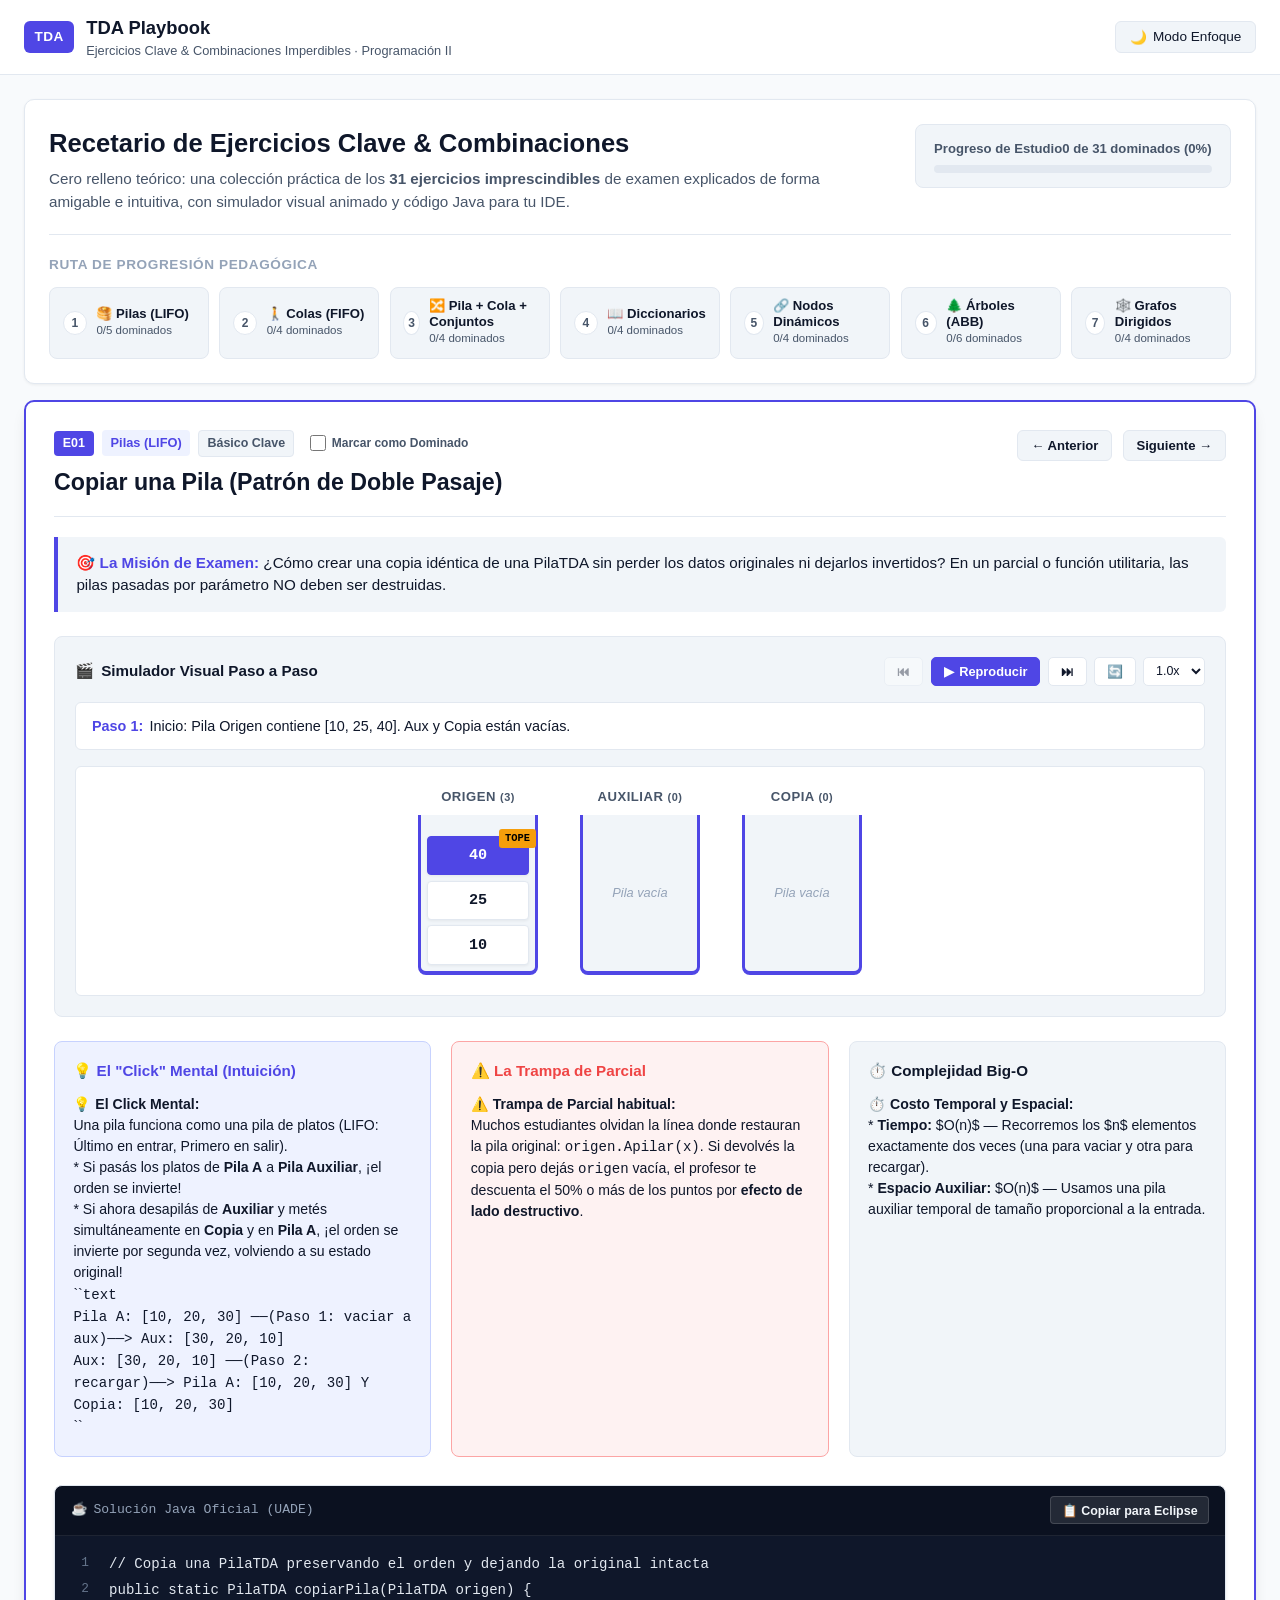
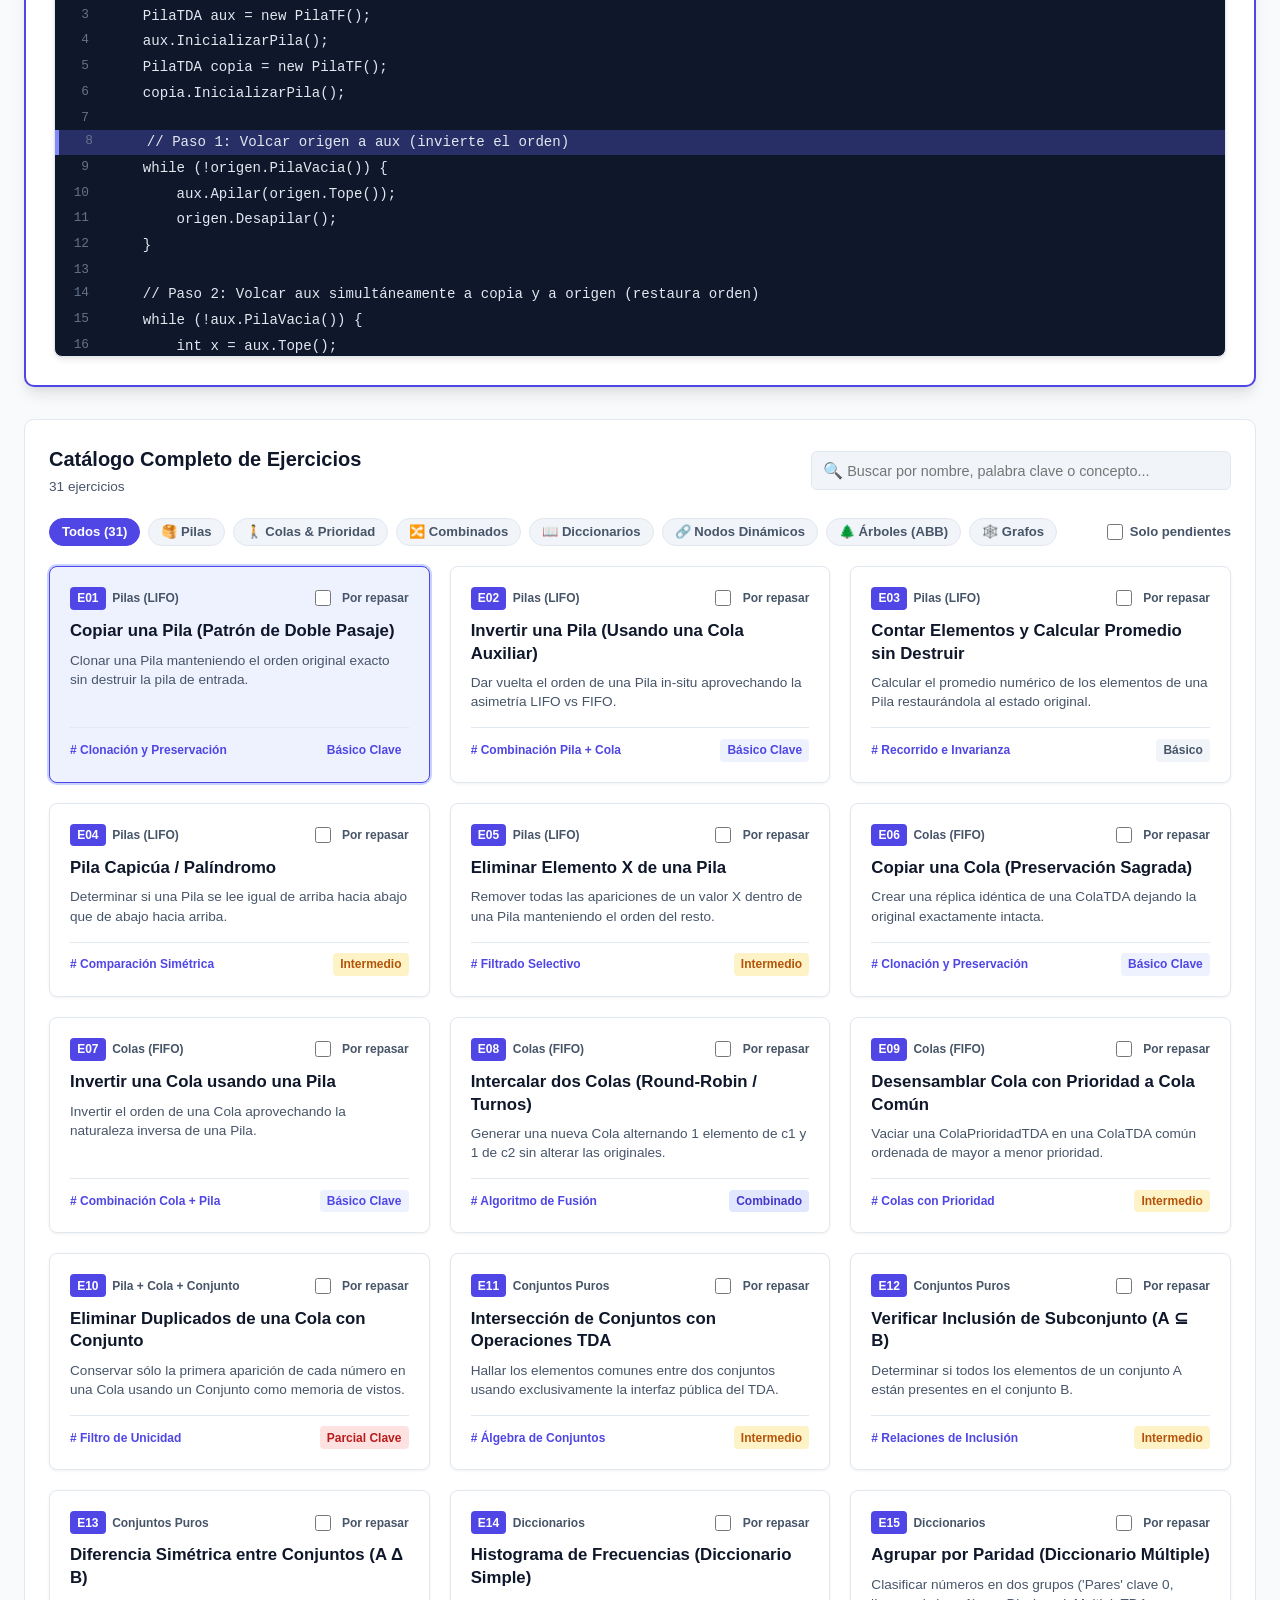
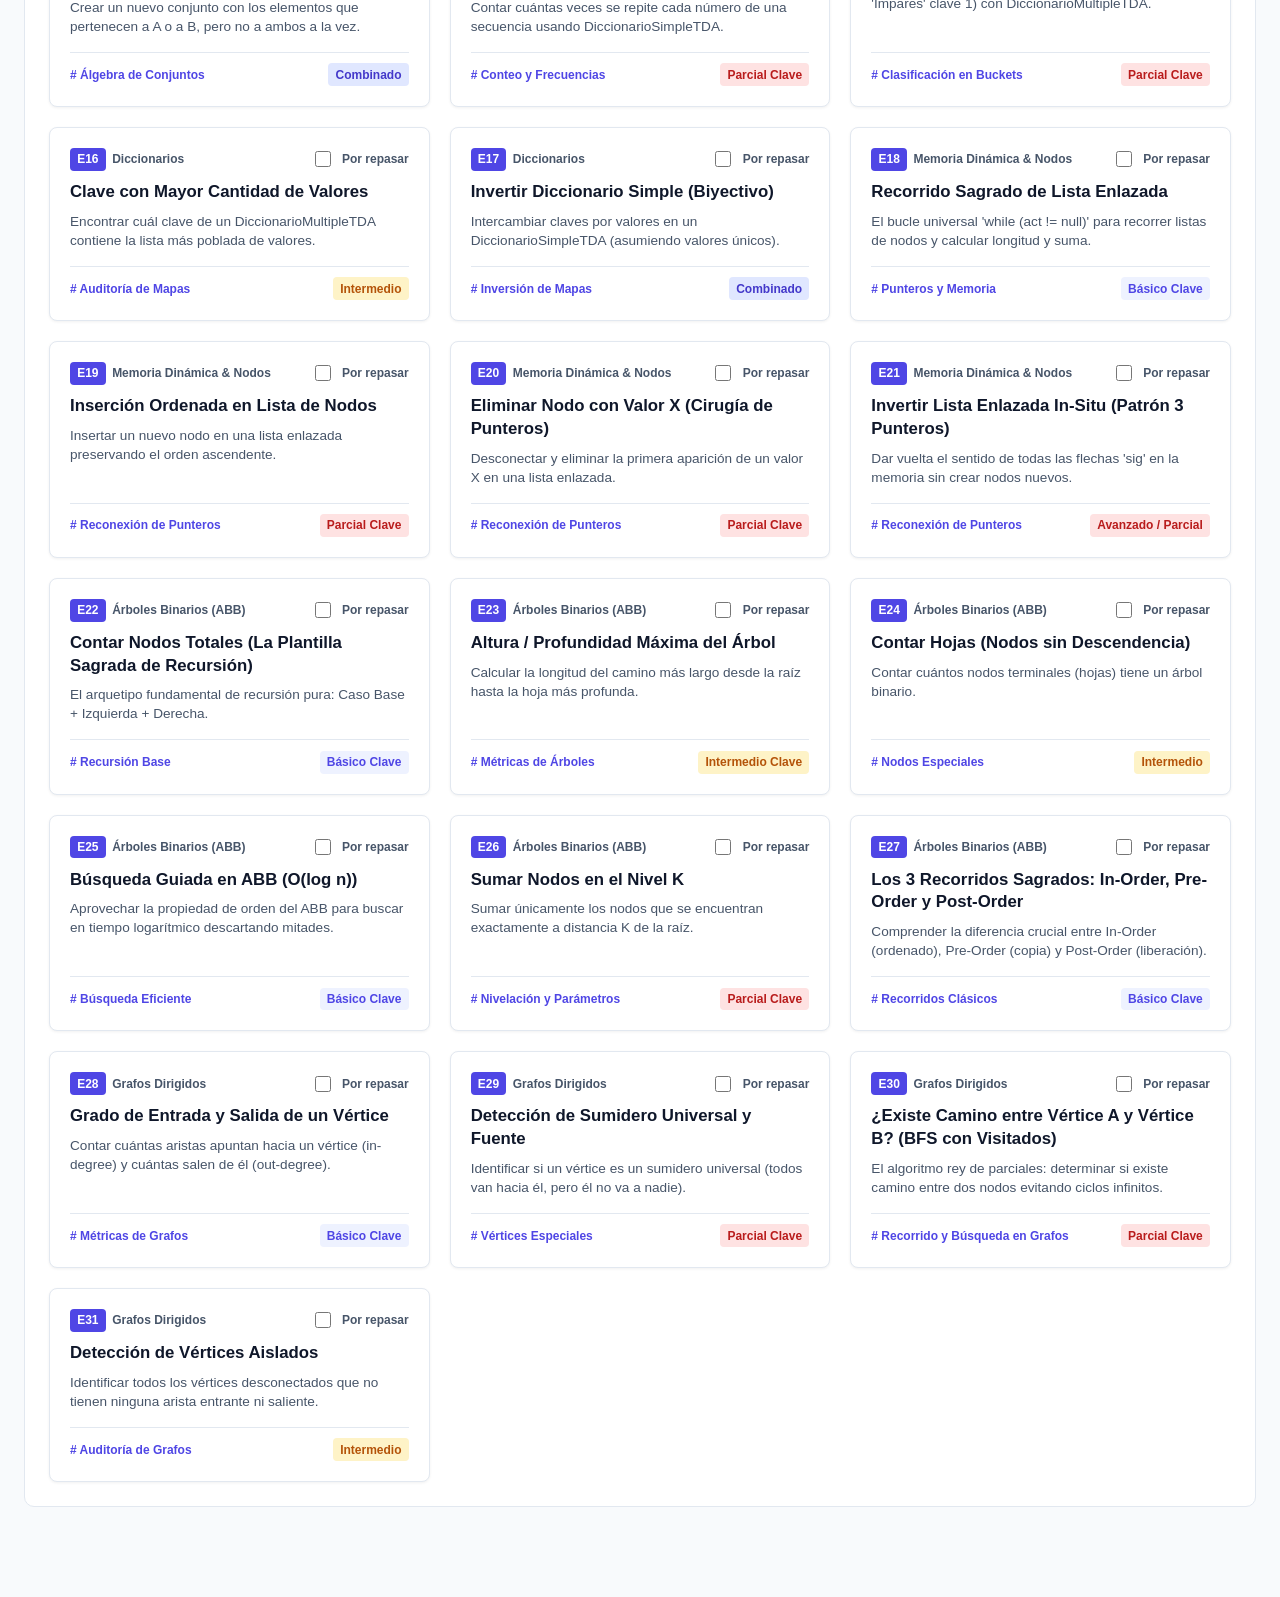
<file: index.html>
<!DOCTYPE html>
<html lang="es" data-theme="light">
<head>
  <meta charset="UTF-8">
  <meta name="viewport" content="width=device-width, initial-scale=1.0">
  <title>TDA Playbook · Ejercicios Clave &amp; Combinaciones Imperdibles | Programación II</title>
  <style>
/* ============================================================================
   TDA PLAYBOOK: ESTILOS GLOBALES & COMPONENTES VISUALES
   Modo Diurno / Modo Enfoque Nocturno + 100% Responsive
   ============================================================================ */

:root {
  --font-sans: 'Inter', -apple-system, BlinkMacSystemFont, 'Segoe UI', Roboto, Helvetica, Arial, sans-serif;
  --font-mono: 'Fira Code', 'Cascadia Code', Consolas, Monaco, monospace;

  /* Modo Diurno */
  --bg: #f8fafc;
  --bg-card: #ffffff;
  --bg-subtle: #f1f5f9;
  --bg-code: #0f172a;
  --text: #0f172a;
  --text-secondary: #475569;
  --text-muted: #94a3b8;
  --border: #e2e8f0;
  --border-focus: #6366f1;

  --accent: #4f46e5;
  --accent-hover: #4338ca;
  --accent-light: #eef2ff;
  --accent-border: #c7d2fe;

  --success: #10b981;
  --success-light: #ecfdf5;
  --warning: #f59e0b;
  --warning-light: #fffbeb;
  --danger: #ef4444;
  --danger-light: #fef2f2;

  --radius: 10px;
  --shadow-sm: 0 1px 3px rgba(0,0,0,0.06);
  --shadow-md: 0 4px 6px -1px rgba(0,0,0,0.08), 0 2px 4px -1px rgba(0,0,0,0.04);
  --shadow-lg: 0 10px 15px -3px rgba(0,0,0,0.1), 0 4px 6px -2px rgba(0,0,0,0.05);
}

[data-theme="dark"] {
  --bg: #090d16;
  --bg-card: #131926;
  --bg-subtle: #1a2234;
  --bg-code: #0b101b;
  --text: #f1f5f9;
  --text-secondary: #94a3b8;
  --text-muted: #64748b;
  --border: #232d42;
  --border-focus: #818cf8;

  --accent: #6366f1;
  --accent-hover: #4f46e5;
  --accent-light: #1e2238;
  --accent-border: #3730a3;

  --success: #34d399;
  --success-light: #064e3b;
  --warning: #fbbf24;
  --warning-light: #451a03;
  --danger: #f87171;
  --danger-light: #450a0a;

  --shadow-sm: 0 1px 3px rgba(0,0,0,0.3);
  --shadow-md: 0 4px 6px rgba(0,0,0,0.4);
  --shadow-lg: 0 10px 20px rgba(0,0,0,0.5);
}

* {
  box-sizing: border-box;
  margin: 0;
  padding: 0;
}

body {
  font-family: var(--font-sans);
  background-color: var(--bg);
  color: var(--text);
  line-height: 1.5;
  transition: background-color 0.2s ease, color 0.2s ease;
  padding-bottom: 5rem;
}

/* --- HEADER SUPERIOR --- */
.header-bar {
  background: var(--bg-card);
  border-bottom: 1px solid var(--border);
  position: sticky;
  top: 0;
  z-index: 50;
  padding: 0.85rem 1.5rem;
  display: flex;
  justify-content: space-between;
  align-items: center;
}

.brand-wrap {
  display: flex;
  align-items: center;
  gap: 0.75rem;
}

.brand-badge {
  background: var(--accent);
  color: white;
  font-weight: 800;
  font-size: 0.85rem;
  padding: 0.35rem 0.65rem;
  border-radius: 6px;
  letter-spacing: 0.5px;
}

.brand-title {
  font-size: 1.15rem;
  font-weight: 700;
  color: var(--text);
}

.brand-sub {
  font-size: 0.8rem;
  color: var(--text-secondary);
  display: block;
}

.header-actions {
  display: flex;
  align-items: center;
  gap: 0.85rem;
}

.theme-btn {
  background: var(--bg-subtle);
  border: 1px solid var(--border);
  color: var(--text);
  font-size: 0.85rem;
  font-weight: 500;
  padding: 0.45rem 0.85rem;
  border-radius: 6px;
  cursor: pointer;
  display: inline-flex;
  align-items: center;
  gap: 0.4rem;
  transition: all 0.15s ease;
}

.theme-btn:hover {
  background: var(--accent-light);
  border-color: var(--accent-border);
  color: var(--accent);
}

/* --- HERO SECTION & PROGRESS --- */
.hero-section {
  max-width: 1300px;
  margin: 1.5rem auto 1rem auto;
  padding: 0 1.5rem;
}

.hero-card {
  background: var(--bg-card);
  border: 1px solid var(--border);
  border-radius: var(--radius);
  padding: 1.5rem;
  box-shadow: var(--shadow-sm);
}

.hero-header-row {
  display: flex;
  justify-content: space-between;
  align-items: flex-start;
  flex-wrap: wrap;
  gap: 1rem;
  margin-bottom: 1.25rem;
}

.hero-title {
  font-size: 1.6rem;
  font-weight: 800;
  color: var(--text);
  margin-bottom: 0.35rem;
}

.hero-subtitle {
  font-size: 0.95rem;
  color: var(--text-secondary);
  max-width: 780px;
}

.progress-widget {
  background: var(--bg-subtle);
  border: 1px solid var(--border);
  padding: 0.85rem 1.15rem;
  border-radius: 8px;
  min-width: 250px;
}

.progress-header {
  display: flex;
  justify-content: space-between;
  font-size: 0.82rem;
  font-weight: 600;
  margin-bottom: 0.45rem;
  color: var(--text-secondary);
}

.progress-bar-bg {
  height: 8px;
  background: var(--border);
  border-radius: 4px;
  overflow: hidden;
}

.progress-bar-fill {
  height: 100%;
  background: linear-gradient(90deg, var(--accent), var(--success));
  width: 0%;
  transition: width 0.35s ease;
}

/* --- ROADMAP STEPPER --- */
.roadmap-wrap {
  margin-top: 1.25rem;
  padding-top: 1.25rem;
  border-top: 1px solid var(--border);
}

.roadmap-title {
  font-size: 0.85rem;
  font-weight: 700;
  text-transform: uppercase;
  letter-spacing: 0.6px;
  color: var(--text-muted);
  margin-bottom: 0.75rem;
}

.roadmap-grid {
  display: grid;
  grid-template-columns: repeat(auto-fit, minmax(150px, 1fr));
  gap: 0.65rem;
}

.roadmap-step {
  background: var(--bg-subtle);
  border: 1px solid var(--border);
  border-radius: 8px;
  padding: 0.65rem 0.8rem;
  cursor: pointer;
  display: flex;
  align-items: center;
  gap: 0.6rem;
  transition: all 0.15s ease;
  user-select: none;
}

.roadmap-step:hover {
  border-color: var(--accent);
  background: var(--accent-light);
}

.roadmap-step.active {
  background: var(--accent-light);
  border-color: var(--accent);
  box-shadow: 0 0 0 2px var(--accent-border);
}

.roadmap-step.complete {
  border-color: var(--success);
}

.roadmap-step-badge {
  background: var(--bg-card);
  border: 1px solid var(--border);
  width: 24px;
  height: 24px;
  border-radius: 50%;
  display: flex;
  align-items: center;
  justify-content: center;
  font-size: 0.75rem;
  font-weight: 700;
  color: var(--text-secondary);
}

.roadmap-step.active .roadmap-step-badge {
  background: var(--accent);
  color: white;
  border-color: var(--accent);
}

.roadmap-step.complete .roadmap-step-badge {
  background: var(--success);
  color: white;
  border-color: var(--success);
}

.roadmap-step-name {
  font-size: 0.82rem;
  font-weight: 600;
  color: var(--text);
  line-height: 1.2;
}

.roadmap-step-count {
  font-size: 0.72rem;
  color: var(--text-secondary);
}

.step-check {
  margin-left: auto;
  color: var(--success);
  font-weight: 800;
  font-size: 0.85rem;
}

/* --- MAIN CONTAINER --- */
.main-layout {
  max-width: 1300px;
  margin: 1rem auto;
  padding: 0 1.5rem;
  display: flex;
  flex-direction: column;
  gap: 2rem;
}

/* --- STUDY STATION (ESTACIÓN DE ESTUDIO DEL EJERCICIO ABIERTO) --- */
.study-station {
  background: var(--bg-card);
  border: 2px solid var(--accent);
  border-radius: var(--radius);
  padding: 1.75rem;
  box-shadow: var(--shadow-lg);
  scroll-margin-top: 80px;
}

.station-header {
  display: flex;
  justify-content: space-between;
  align-items: flex-start;
  flex-wrap: wrap;
  gap: 1rem;
  border-bottom: 1px solid var(--border);
  padding-bottom: 1rem;
  margin-bottom: 1.25rem;
}

.station-title-wrap {
  display: flex;
  flex-direction: column;
  gap: 0.35rem;
}

.station-pills-row {
  display: flex;
  align-items: center;
  gap: 0.5rem;
  flex-wrap: wrap;
}

.station-id-pill {
  background: var(--accent);
  color: white;
  font-weight: 800;
  font-size: 0.78rem;
  padding: 0.2rem 0.55rem;
  border-radius: 4px;
}

.station-cat-badge {
  background: var(--accent-light);
  color: var(--accent);
  font-size: 0.8rem;
  font-weight: 600;
  padding: 0.2rem 0.55rem;
  border-radius: 4px;
}

.station-diff-badge {
  background: var(--bg-subtle);
  border: 1px solid var(--border);
  font-size: 0.78rem;
  font-weight: 600;
  padding: 0.2rem 0.5rem;
  border-radius: 4px;
  color: var(--text-secondary);
}

.station-title {
  font-size: 1.45rem;
  font-weight: 800;
  color: var(--text);
  margin-top: 0.2rem;
}

.station-actions {
  display: flex;
  align-items: center;
  gap: 0.65rem;
}

.nav-btn {
  background: var(--bg-subtle);
  border: 1px solid var(--border);
  color: var(--text);
  font-size: 0.82rem;
  font-weight: 600;
  padding: 0.45rem 0.8rem;
  border-radius: 6px;
  cursor: pointer;
  transition: all 0.15s ease;
}

.nav-btn:hover {
  background: var(--accent-light);
  border-color: var(--accent);
  color: var(--accent);
}

/* Misión Banner */
.mision-banner {
  background: var(--bg-subtle);
  border-left: 4px solid var(--accent);
  padding: 0.9rem 1.15rem;
  border-radius: 0 6px 6px 0;
  margin-bottom: 1.5rem;
  font-size: 0.95rem;
  color: var(--text);
}

.mision-banner strong {
  color: var(--accent);
}

/* --- SIMULADOR VISUAL INTEGRADO --- */
.sim-panel {
  background: var(--bg-subtle);
  border: 1px solid var(--border);
  border-radius: 8px;
  padding: 1.25rem;
  margin-bottom: 1.5rem;
}

.sim-panel-header {
  display: flex;
  justify-content: space-between;
  align-items: center;
  flex-wrap: wrap;
  gap: 0.75rem;
  margin-bottom: 1rem;
}

.sim-title {
  font-size: 0.95rem;
  font-weight: 700;
  display: flex;
  align-items: center;
  gap: 0.45rem;
}

.sim-controls {
  display: flex;
  align-items: center;
  gap: 0.45rem;
  flex-wrap: wrap;
}

.sim-btn {
  background: var(--bg-card);
  border: 1px solid var(--border);
  color: var(--text);
  font-size: 0.8rem;
  font-weight: 600;
  padding: 0.4rem 0.75rem;
  border-radius: 5px;
  cursor: pointer;
  display: inline-flex;
  align-items: center;
  gap: 0.35rem;
  transition: all 0.15s ease;
}

.sim-btn:hover:not(:disabled) {
  border-color: var(--accent);
  color: var(--accent);
  background: var(--accent-light);
}

.sim-btn:disabled {
  opacity: 0.4;
  cursor: not-allowed;
}

.sim-btn-play {
  background: var(--accent);
  color: white;
  border-color: var(--accent);
}

.sim-btn-play:hover {
  background: var(--accent-hover);
  color: white;
}

.speed-select {
  background: var(--bg-card);
  border: 1px solid var(--border);
  color: var(--text);
  font-size: 0.78rem;
  padding: 0.35rem 0.5rem;
  border-radius: 5px;
}

.sim-step-msg {
  background: var(--bg-card);
  border: 1px solid var(--border);
  padding: 0.75rem 1rem;
  border-radius: 6px;
  font-size: 0.9rem;
  margin-bottom: 1rem;
  color: var(--text);
  min-height: 48px;
  display: flex;
  align-items: center;
}

.sim-step-msg strong {
  color: var(--accent);
  margin-right: 0.4rem;
}

/* Área de dibujo de estructuras */
.sim-canvas {
  background: var(--bg-card);
  border: 1px solid var(--border);
  border-radius: 6px;
  padding: 1.25rem;
  min-height: 220px;
  display: flex;
  align-items: center;
  justify-content: center;
  overflow-x: auto;
}

/* Estilos de estructuras */
.sim-structures-row {
  display: flex;
  align-items: flex-end;
  justify-content: center;
  gap: 2rem;
  width: 100%;
  flex-wrap: wrap;
}

.sim-structures-vertical {
  display: flex;
  flex-direction: column;
  gap: 1.25rem;
  width: 100%;
}

.struct-header {
  font-size: 0.82rem;
  font-weight: 700;
  text-transform: uppercase;
  letter-spacing: 0.5px;
  color: var(--text-secondary);
  margin-bottom: 0.5rem;
  text-align: center;
}

/* Pilas */
.stack-col {
  display: flex;
  flex-direction: column;
  align-items: center;
  min-width: 130px;
}

.stack-tube {
  border-left: 3px solid var(--accent);
  border-right: 3px solid var(--accent);
  border-bottom: 4px solid var(--accent);
  border-radius: 0 0 8px 8px;
  width: 120px;
  min-height: 160px;
  padding: 0.4rem;
  display: flex;
  flex-direction: column;
  justify-content: flex-end;
  gap: 0.35rem;
  background: var(--bg-subtle);
}

.plate-item {
  background: var(--bg-card);
  border: 1px solid var(--border);
  padding: 0.45rem 0.5rem;
  border-radius: 4px;
  text-align: center;
  font-weight: 700;
  font-family: var(--font-mono);
  font-size: 0.95rem;
  box-shadow: var(--shadow-sm);
  position: relative;
}

.plate-item.plate-tope {
  background: var(--accent);
  color: white;
  border-color: var(--accent);
}

.plate-badge {
  position: absolute;
  top: -8px;
  right: -8px;
  background: var(--warning);
  color: #000;
  font-size: 0.65rem;
  font-weight: 800;
  padding: 0.1rem 0.35rem;
  border-radius: 3px;
}

.empty-plate {
  color: var(--text-muted);
  font-size: 0.8rem;
  font-style: italic;
  text-align: center;
  margin: auto;
}

/* Colas */
.queue-col {
  display: flex;
  flex-direction: column;
  align-items: center;
  width: 100%;
  max-width: 480px;
}

.queue-track-wrap {
  display: flex;
  align-items: center;
  gap: 0.5rem;
  width: 100%;
}

.queue-flow-label {
  font-size: 0.72rem;
  font-weight: 700;
  color: var(--text-muted);
  white-space: nowrap;
}

.queue-track {
  border-top: 3px solid var(--accent);
  border-bottom: 3px solid var(--accent);
  min-height: 60px;
  flex: 1;
  display: flex;
  align-items: center;
  gap: 0.4rem;
  padding: 0.35rem 0.5rem;
  background: var(--bg-subtle);
  overflow-x: auto;
}

.queue-item {
  background: var(--bg-card);
  border: 1px solid var(--border);
  min-width: 44px;
  height: 44px;
  display: flex;
  align-items: center;
  justify-content: center;
  border-radius: 6px;
  font-family: var(--font-mono);
  font-weight: 700;
  font-size: 0.95rem;
  box-shadow: var(--shadow-sm);
  position: relative;
  flex-shrink: 0;
}

.queue-item.queue-first {
  background: var(--accent);
  color: white;
  border-color: var(--accent);
}

.queue-badge {
  position: absolute;
  bottom: -9px;
  left: 50%;
  transform: translateX(-50%);
  background: var(--success);
  color: white;
  font-size: 0.62rem;
  font-weight: 800;
  padding: 0.1rem 0.3rem;
  border-radius: 3px;
  white-space: nowrap;
}

.queue-badge-last {
  position: absolute;
  top: -8px;
  left: 50%;
  transform: translateX(-50%);
  background: var(--text-muted);
  color: white;
  font-size: 0.6rem;
  padding: 0.1rem 0.3rem;
  border-radius: 3px;
}

.empty-queue {
  color: var(--text-muted);
  font-size: 0.8rem;
  font-style: italic;
  margin: auto;
}

/* Prioridad */
.prio-row {
  display: flex;
  gap: 0.65rem;
  flex-wrap: wrap;
}

.prio-card {
  background: var(--bg-card);
  border: 1px solid var(--border);
  padding: 0.45rem 0.75rem;
  border-radius: 6px;
  text-align: center;
  position: relative;
}

.prio-card.prio-highest {
  border-color: var(--accent);
  background: var(--accent-light);
}

.prio-val {
  font-size: 1.1rem;
  font-weight: 800;
  font-family: var(--font-mono);
}

.prio-tag {
  font-size: 0.7rem;
  color: var(--text-secondary);
}

/* Conjuntos */
.set-col {
  display: flex;
  flex-direction: column;
  align-items: center;
  min-width: 140px;
}

.set-bucket {
  border: 2px dashed var(--accent);
  border-radius: 12px;
  padding: 0.75rem;
  min-height: 80px;
  display: flex;
  flex-wrap: wrap;
  gap: 0.4rem;
  align-items: center;
  justify-content: center;
  background: var(--bg-subtle);
}

.set-pill {
  background: var(--accent);
  color: white;
  padding: 0.25rem 0.6rem;
  border-radius: 20px;
  font-weight: 700;
  font-family: var(--font-mono);
  font-size: 0.88rem;
}

.empty-badge {
  color: var(--text-muted);
  font-size: 0.78rem;
  font-style: italic;
}

/* Diccionarios */
.dict-col {
  width: 100%;
  max-width: 380px;
}

.dict-table {
  width: 100%;
  border-collapse: collapse;
  font-size: 0.88rem;
  background: var(--bg-card);
  border: 1px solid var(--border);
  border-radius: 6px;
  overflow: hidden;
}

.dict-table th {
  background: var(--bg-subtle);
  padding: 0.5rem 0.75rem;
  text-align: left;
  border-bottom: 1px solid var(--border);
  font-size: 0.78rem;
  text-transform: uppercase;
  color: var(--text-secondary);
}

.dict-table td {
  padding: 0.5rem 0.75rem;
  border-bottom: 1px solid var(--border);
}

.key-cell {
  color: var(--accent);
  font-family: var(--font-mono);
  font-weight: 700;
  width: 35%;
}

.val-pill {
  background: var(--bg-subtle);
  border: 1px solid var(--border);
  padding: 0.15rem 0.45rem;
  border-radius: 4px;
  font-family: var(--font-mono);
  font-weight: 700;
}

.tag-val {
  background: var(--accent-light);
  color: var(--accent);
  padding: 0.15rem 0.45rem;
  border-radius: 4px;
  font-size: 0.8rem;
  font-family: var(--font-mono);
}

/* Nodos */
.nodes-container {
  width: 100%;
  display: flex;
  flex-direction: column;
  align-items: center;
}

.nodes-chain {
  display: flex;
  align-items: center;
  gap: 0.5rem;
  overflow-x: auto;
  padding: 1.5rem 0.5rem;
  width: 100%;
  justify-content: center;
}

.node-box-wrap {
  display: flex;
  align-items: center;
  gap: 0.4rem;
  position: relative;
}

.node-box {
  display: flex;
  border: 2px solid var(--accent);
  border-radius: 6px;
  background: var(--bg-card);
  overflow: hidden;
  box-shadow: var(--shadow-sm);
}

.node-info {
  padding: 0.55rem 0.85rem;
  font-weight: 800;
  font-family: var(--font-mono);
  font-size: 1.05rem;
  border-right: 1px solid var(--border);
  background: var(--bg-subtle);
}

.node-sig {
  padding: 0.55rem 0.65rem;
  font-size: 0.75rem;
  font-weight: 700;
  color: var(--accent);
  display: flex;
  align-items: center;
}

.node-arrow {
  color: var(--accent);
  font-size: 1.25rem;
  font-weight: 800;
}

.node-null {
  font-family: var(--font-mono);
  font-size: 0.85rem;
  color: var(--danger);
  font-weight: 700;
}

.node-ptr-row {
  position: absolute;
  top: -26px;
  left: 0;
  display: flex;
  gap: 0.25rem;
  width: 100%;
  justify-content: center;
}

.ptr-badge {
  font-size: 0.68rem;
  font-weight: 800;
  padding: 0.15rem 0.4rem;
  border-radius: 3px;
  text-transform: uppercase;
}

.ptr-primero { background: var(--accent); color: white; }
.ptr-act { background: var(--warning); color: #000; }
.ptr-ant { background: var(--text-muted); color: white; }
.ptr-nuevo { background: var(--success); color: white; }
.ptr-nuevaCabeza { background: var(--success); color: white; }

.node-disconnected {
  opacity: 0.35;
  filter: grayscale(1);
}

/* Árboles SVG */
.tree-canvas-wrap {
  width: 100%;
  display: flex;
  flex-direction: column;
  align-items: center;
}

.tree-svg {
  width: 100%;
  max-width: 480px;
  height: auto;
}

.tree-branch {
  stroke: var(--border);
  stroke-width: 2.5;
}

.tree-circle {
  fill: var(--bg-card);
  stroke: var(--accent);
  stroke-width: 2.5;
  transition: all 0.25s ease;
}

.tree-text {
  font-family: var(--font-mono);
  font-size: 13px;
  font-weight: 700;
  fill: var(--text);
  pointer-events: none;
}

.tree-node-active .tree-circle {
  fill: var(--accent);
  stroke: #c7d2fe;
  stroke-width: 4;
}

.tree-node-active .tree-text {
  fill: white;
  font-weight: 800;
}

/* Grafos SVG */
.graph-canvas-wrap {
  width: 100%;
  display: flex;
  flex-direction: column;
  align-items: center;
}

.graph-svg {
  width: 100%;
  max-width: 440px;
  height: auto;
}

.graph-edge {
  stroke: var(--border);
  stroke-width: 2.2;
}

.graph-edge-active {
  stroke: var(--accent);
  stroke-width: 3.5;
}

.vertex-circle {
  fill: var(--bg-card);
  stroke: var(--text-secondary);
  stroke-width: 2.5;
  transition: all 0.2s ease;
}

.vertex-text {
  font-family: var(--font-mono);
  font-size: 13px;
  font-weight: 800;
  fill: var(--text);
}

.vertex-active .vertex-circle {
  fill: var(--accent);
  stroke: #c7d2fe;
  stroke-width: 3.5;
}

.vertex-active .vertex-text {
  fill: white;
}

.vertex-visited .vertex-circle {
  stroke: var(--success);
  stroke-width: 3;
}

/* --- EXPLANATION CARDS (CLICK MENTAL, TRAMPA, BIG-O) --- */
.explanation-cards-grid {
  display: grid;
  grid-template-columns: repeat(auto-fit, minmax(280px, 1fr));
  gap: 1.25rem;
  margin-bottom: 1.75rem;
}

.explain-card {
  border-radius: 8px;
  padding: 1.15rem;
  border: 1px solid var(--border);
  font-size: 0.88rem;
  line-height: 1.5;
}

.explain-card-title {
  font-size: 0.95rem;
  font-weight: 700;
  margin-bottom: 0.65rem;
  display: flex;
  align-items: center;
  gap: 0.4rem;
}

.card-mental-click {
  background: var(--accent-light);
  border-color: var(--accent-border);
  color: var(--text);
}

.card-mental-click .explain-card-title {
  color: var(--accent);
}

.card-exam-trap {
  background: var(--danger-light);
  border-color: #fca5a5;
  color: var(--text);
}

.card-exam-trap .explain-card-title {
  color: var(--danger);
}

.card-big-o {
  background: var(--bg-subtle);
  border-color: var(--border);
  color: var(--text);
}

.card-big-o .explain-card-title {
  color: var(--text);
}

/* --- CODE BOX (JAVA ECLIPSE READY) --- */
.code-station-wrap {
  border: 1px solid var(--border);
  border-radius: 8px;
  background: var(--bg-code);
  overflow: hidden;
  box-shadow: var(--shadow-md);
}

.code-station-header {
  background: rgba(0,0,0,0.25);
  border-bottom: 1px solid rgba(255,255,255,0.08);
  padding: 0.65rem 1rem;
  display: flex;
  justify-content: space-between;
  align-items: center;
}

.code-title {
  color: #94a3b8;
  font-size: 0.82rem;
  font-family: var(--font-mono);
  display: flex;
  align-items: center;
  gap: 0.4rem;
}

.btn-copy {
  background: rgba(255,255,255,0.1);
  border: 1px solid rgba(255,255,255,0.15);
  color: #f1f5f9;
  font-size: 0.78rem;
  font-weight: 600;
  padding: 0.35rem 0.65rem;
  border-radius: 4px;
  cursor: pointer;
  transition: all 0.15s ease;
}

.btn-copy:hover {
  background: var(--accent);
  border-color: var(--accent);
}

.code-body {
  padding: 1rem 0;
  font-family: var(--font-mono);
  font-size: 0.88rem;
  line-height: 1.6;
  max-height: 420px;
  overflow-y: auto;
  color: #e2e8f0;
}

.code-line {
  display: flex;
  padding: 0.1rem 1rem;
  transition: background-color 0.15s ease;
}

.code-line.active-line {
  background: rgba(99, 102, 241, 0.3);
  border-left: 4px solid #818cf8;
}

.line-number {
  color: #64748b;
  width: 38px;
  text-align: right;
  padding-right: 1.25rem;
  user-select: none;
  font-size: 0.8rem;
}

.line-text {
  flex: 1;
  white-space: pre-wrap;
}

/* --- EXERCISES EXPLORER (SEARCH & GRID) --- */
.explorer-section {
  background: var(--bg-card);
  border: 1px solid var(--border);
  border-radius: var(--radius);
  padding: 1.5rem;
}

.explorer-header {
  display: flex;
  justify-content: space-between;
  align-items: center;
  flex-wrap: wrap;
  gap: 1rem;
  margin-bottom: 1.25rem;
}

.explorer-title {
  font-size: 1.25rem;
  font-weight: 800;
  color: var(--text);
}

.search-input-wrap {
  position: relative;
  width: 100%;
  max-width: 420px;
}

.search-input {
  width: 100%;
  background: var(--bg-subtle);
  border: 1px solid var(--border);
  color: var(--text);
  font-size: 0.9rem;
  padding: 0.65rem 1rem 0.65rem 2.2rem;
  border-radius: 6px;
  outline: none;
  transition: border-color 0.15s ease;
}

.search-input:focus {
  border-color: var(--accent);
  box-shadow: 0 0 0 3px var(--accent-light);
}

.search-icon {
  position: absolute;
  left: 0.75rem;
  top: 50%;
  transform: translateY(-50%);
  color: var(--text-muted);
  pointer-events: none;
}

/* Chips de Filtro */
.filters-row {
  display: flex;
  align-items: center;
  gap: 0.5rem;
  flex-wrap: wrap;
  margin-bottom: 1.25rem;
}

.filter-chip {
  background: var(--bg-subtle);
  border: 1px solid var(--border);
  color: var(--text-secondary);
  font-size: 0.82rem;
  font-weight: 600;
  padding: 0.35rem 0.75rem;
  border-radius: 20px;
  cursor: pointer;
  transition: all 0.15s ease;
  user-select: none;
}

.filter-chip:hover {
  border-color: var(--accent);
  color: var(--accent);
}

.filter-chip.active {
  background: var(--accent);
  border-color: var(--accent);
  color: white;
}

.pending-toggle-label {
  display: inline-flex;
  align-items: center;
  gap: 0.45rem;
  font-size: 0.82rem;
  font-weight: 600;
  color: var(--text-secondary);
  cursor: pointer;
  margin-left: auto;
  user-select: none;
}

/* Grid de Tarjetas */
.exercises-grid {
  display: grid;
  grid-template-columns: repeat(auto-fill, minmax(320px, 1fr));
  gap: 1.25rem;
}

.exercise-card {
  background: var(--bg-card);
  border: 1px solid var(--border);
  border-radius: 8px;
  padding: 1.25rem;
  display: flex;
  flex-direction: column;
  justify-content: space-between;
  cursor: pointer;
  transition: all 0.2s ease;
  box-shadow: var(--shadow-sm);
  position: relative;
}

.exercise-card:hover {
  transform: translateY(-2px);
  border-color: var(--accent);
  box-shadow: var(--shadow-md);
}

.exercise-card.card-selected {
  border-color: var(--accent);
  box-shadow: 0 0 0 2px var(--accent-border);
  background: var(--accent-light);
}

.exercise-card.card-mastered {
  border-left: 4px solid var(--success);
}

.card-header {
  display: flex;
  justify-content: space-between;
  align-items: center;
  margin-bottom: 0.65rem;
}

.card-id-row {
  display: flex;
  align-items: center;
  gap: 0.4rem;
}

.card-id-pill {
  background: var(--accent);
  color: white;
  font-weight: 800;
  font-size: 0.75rem;
  padding: 0.15rem 0.45rem;
  border-radius: 4px;
}

.card-cat-badge {
  font-size: 0.75rem;
  font-weight: 600;
  color: var(--text-secondary);
}

.card-title {
  font-size: 1.05rem;
  font-weight: 700;
  color: var(--text);
  line-height: 1.35;
  margin-bottom: 0.5rem;
}

.card-summary {
  font-size: 0.85rem;
  color: var(--text-secondary);
  line-height: 1.4;
  margin-bottom: 1rem;
  flex-grow: 1;
}

.card-footer {
  display: flex;
  justify-content: space-between;
  align-items: center;
  border-top: 1px solid var(--border);
  padding-top: 0.65rem;
  font-size: 0.75rem;
}

.card-tag {
  color: var(--accent);
  font-weight: 600;
}

.card-diff {
  padding: 0.15rem 0.45rem;
  border-radius: 4px;
  font-weight: 700;
}

.diff-bsicoclave { background: var(--accent-light); color: var(--accent); }
.diff-bsico { background: var(--bg-subtle); color: var(--text-secondary); }
.diff-intermedio { background: #fef3c7; color: #b45309; }
.diff-intermedioclave { background: #fef3c7; color: #b45309; }
.diff-combinado { background: #e0e7ff; color: #4338ca; }
.diff-parcialclave { background: #fee2e2; color: #b91c1c; }
.diff-avanzadoparcial { background: #fee2e2; color: #b91c1c; }

/* Custom Checkbox */
.mastered-check-label {
  display: inline-flex;
  align-items: center;
  gap: 0.35rem;
  cursor: pointer;
  user-select: none;
}

.mastered-checkbox {
  accent-color: var(--success);
  width: 16px;
  height: 16px;
  cursor: pointer;
}

.mastered-text {
  font-size: 0.75rem;
  font-weight: 600;
  color: var(--text-secondary);
}

/* Toast */
.toast-popup {
  position: fixed;
  bottom: 2rem;
  right: 2rem;
  background: var(--text);
  color: var(--bg);
  padding: 0.75rem 1.25rem;
  border-radius: 6px;
  font-size: 0.88rem;
  font-weight: 600;
  box-shadow: var(--shadow-lg);
  opacity: 0;
  transform: translateY(15px);
  transition: all 0.25s ease;
  pointer-events: none;
  z-index: 100;
}

.toast-popup.show {
  opacity: 1;
  transform: translateY(0);
}

/* Grid Empty State */
.grid-empty {
  grid-column: 1 / -1;
  text-align: center;
  padding: 3rem 1rem;
}

.empty-icon {
  font-size: 2.5rem;
  margin-bottom: 0.5rem;
}

/* --- RESPONSIVE MEDIA QUERIES --- */
@media (max-width: 900px) {
  .hero-header-row {
    flex-direction: column;
  }
  .progress-widget {
    width: 100%;
  }
  .station-header {
    flex-direction: column;
  }
  .station-actions {
    width: 100%;
    justify-content: space-between;
  }
}

@media (max-width: 600px) {
  .header-bar {
    padding: 0.75rem 1rem;
  }
  .hero-section, .main-layout {
    padding: 0 1rem;
  }
  .hero-title {
    font-size: 1.35rem;
  }
  .study-station {
    padding: 1.15rem;
  }
  .station-title {
    font-size: 1.2rem;
  }
  .roadmap-grid {
    grid-template-columns: 1fr;
  }
  .sim-panel-header {
    flex-direction: column;
    align-items: flex-start;
  }
}

</style>
</head>
<body>

  <!-- Header Superior -->
  <header class="header-bar">
    <div class="brand-wrap">
      <div class="brand-badge">TDA</div>
      <div>
        <span class="brand-title">TDA Playbook</span>
        <span class="brand-sub">Ejercicios Clave &amp; Combinaciones Imperdibles · Programación II</span>
      </div>
    </div>
    <div class="header-actions">
      <button class="theme-btn" id="themeToggleBtn" aria-label="Cambiar tema">
        <span id="themeToggleIcon">🌙</span>
        <span id="themeToggleText">Modo Enfoque</span>
      </button>
    </div>
  </header>

  <!-- Hero & Progress Tracker -->
  <section class="hero-section">
    <div class="hero-card">
      <div class="hero-header-row">
        <div>
          <h1 class="hero-title">Recetario de Ejercicios Clave &amp; Combinaciones</h1>
          <p class="hero-subtitle">
            Cero relleno teórico: una colección práctica de los <strong>31 ejercicios imprescindibles</strong> de examen explicados de forma amigable e intuitiva, con simulador visual animado y código Java para tu IDE.
          </p>
        </div>
        <div class="progress-widget">
          <div class="progress-header">
            <span>Progreso de Estudio</span>
            <span id="statProgressText">0 de 31 (0%)</span>
          </div>
          <div class="progress-bar-bg">
            <div class="progress-bar-fill" id="statProgressBar"></div>
          </div>
        </div>
      </div>

      <!-- Roadmap Interactivo de 7 Etapas -->
      <div class="roadmap-wrap">
        <div class="roadmap-title">Ruta de Progresión Pedagógica</div>
        <div class="roadmap-grid" id="roadmapList">
          <!-- Generado dinámicamente por app.js -->
        </div>
      </div>
    </div>
  </section>

  <!-- Contenido Principal -->
  <main class="main-layout">

    <!-- ESTACIÓN DE ESTUDIO (EJERCICIO SELECCIONADO) -->
    <section class="study-station" id="studyStation">
      <div class="station-header">
        <div class="station-title-wrap">
          <div class="station-pills-row">
            <span class="station-id-pill" id="exDetailId">E01</span>
            <span class="station-cat-badge" id="exDetailCat">Pilas (LIFO)</span>
            <span class="station-diff-badge" id="exDetailDiff">Básico Clave</span>
            <label class="mastered-check-label" style="margin-left:0.5rem;">
              <input type="checkbox" id="detailMasteredCheck" class="mastered-checkbox">
              <span class="mastered-text">Marcar como Dominado</span>
            </label>
          </div>
          <h2 class="station-title" id="exDetailTitle">Cargando ejercicio...</h2>
        </div>

        <div class="station-actions">
          <button class="nav-btn" id="navPrevExBtn" title="Ejercicio anterior">← Anterior</button>
          <button class="nav-btn" id="navNextExBtn" title="Siguiente ejercicio">Siguiente →</button>
        </div>
      </div>

      <!-- Misión / Enunciado -->
      <div class="mision-banner">
        <strong>🎯 La Misión de Examen:</strong>
        <span id="exDetailMision">Cargando...</span>
      </div>

      <!-- SIMULADOR VISUAL ANIMADO -->
      <div class="sim-panel" id="simPanel">
        <div class="sim-panel-header">
          <div class="sim-title">
            <span>🎬</span> Simulador Visual Paso a Paso
          </div>
          <div class="sim-controls">
            <button class="sim-btn" id="simPrevBtn" title="Paso anterior">⏮</button>
            <button class="sim-btn sim-btn-play" id="simPlayBtn"><span>▶</span> Reproducir</button>
            <button class="sim-btn" id="simNextBtn" title="Paso siguiente">⏭</button>
            <button class="sim-btn" id="simResetBtn" title="Reiniciar">🔄</button>
            <select class="speed-select" id="simSpeedSelect" title="Velocidad de reproducción">
              <option value="2500">0.5x</option>
              <option value="1600" selected>1.0x</option>
              <option value="900">1.8x</option>
            </select>
          </div>
        </div>

        <div class="sim-step-msg" id="simStepMessage">
          Cargando pasos...
        </div>

        <div class="sim-canvas" id="simVisualCanvas">
          <!-- Estructuras renderizadas dinámicamente -->
        </div>
      </div>

      <!-- TARJETAS DE EXPLICACIÓN (CLICK MENTAL, TRAMPA, BIG-O) -->
      <div class="explanation-cards-grid">
        <div class="explain-card card-mental-click">
          <div class="explain-card-title">💡 El "Click" Mental (Intuición)</div>
          <div id="exDetailMentalClick">Cargando...</div>
        </div>

        <div class="explain-card card-exam-trap">
          <div class="explain-card-title">⚠️ La Trampa de Parcial</div>
          <div id="exDetailExamTrap">Cargando...</div>
        </div>

        <div class="explain-card card-big-o">
          <div class="explain-card-title">⏱️ Complejidad Big-O</div>
          <div id="exDetailBigO">Cargando...</div>
        </div>
      </div>

      <!-- CÓDIGO JAVA (ECLIPSE READY) -->
      <div class="code-station-wrap">
        <div class="code-station-header">
          <div class="code-title">
            <span>☕</span> Solución Java Oficial (UADE)
          </div>
          <button class="btn-copy" id="copyCodeBtn">📋 Copiar para Eclipse</button>
        </div>
        <div class="code-body" id="exDetailCodeBlock">
          <!-- Código con líneas numeradas -->
        </div>
      </div>
    </section>

    <!-- EXPLORADOR & FILTROS DE EJERCICIOS -->
    <section class="explorer-section" id="explorerSection">
      <div class="explorer-header">
        <div>
          <h2 class="explorer-title">Catálogo Completo de Ejercicios</h2>
          <span style="font-size:0.85rem;color:var(--text-secondary);" id="matchingCountBadge">31 ejercicios</span>
        </div>

        <div class="search-input-wrap">
          <span class="search-icon">🔍</span>
          <input type="text"
                 id="searchInput"
                 class="search-input"
                 placeholder="Buscar por nombre, palabra clave o concepto...">
        </div>
      </div>

      <!-- Filtros por categoría y estado -->
      <div class="filters-row">
        <button class="filter-chip active" data-cat="all">Todos (31)</button>
        <button class="filter-chip" data-cat="pilas">🥞 Pilas</button>
        <button class="filter-chip" data-cat="colas">🚶 Colas &amp; Prioridad</button>
        <button class="filter-chip" data-cat="combinados">🔀 Combinados</button>
        <button class="filter-chip" data-cat="diccionarios">📖 Diccionarios</button>
        <button class="filter-chip" data-cat="nodos">🔗 Nodos Dinámicos</button>
        <button class="filter-chip" data-cat="arboles">🌲 Árboles (ABB)</button>
        <button class="filter-chip" data-cat="grafos">🕸️ Grafos</button>

        <label class="pending-toggle-label">
          <input type="checkbox" id="filterPendingCheck" class="mastered-checkbox">
          <span>Solo pendientes</span>
        </label>
      </div>

      <!-- Cuadrícula de tarjetas -->
      <div class="exercises-grid" id="exercisesGrid">
        <!-- Generado dinámicamente -->
      </div>
    </section>

  </main>

  <script>
/* ============================================================================
   Implementaciones oficiales de TDAs (Programación II - UADE) en JavaScript
   Soporta PascalCase y camelCase + ABBTDA (TDAABB) + GrafoTDA
   ============================================================================ */

class LoopGuard {
  static count = 0;
  static MAX_OPS = 30000;
  static reset() { LoopGuard.count = 0; }
  static tick() {
    LoopGuard.count++;
    if (LoopGuard.count > LoopGuard.MAX_OPS) {
      throw new Error("Límite de seguridad superado (25.000+ operaciones). Revisa las condiciones de parada de tus ciclos o recursión.");
    }
  }
}

class PilaTDA {
  constructor() { this.items = []; }
  InicializarPila() { this.items = []; }
  inicializarPila() { this.InicializarPila(); }

  Apilar(x) { LoopGuard.tick(); this.items.push(Number(x)); }
  apilar(x) { this.Apilar(x); }

  Desapilar() {
    LoopGuard.tick();
    if (this.PilaVacia()) throw new Error("Precondición violada: Desapilar() sobre una pila vacía.");
    this.items.pop();
  }
  desapilar() { this.Desapilar(); }

  Tope() {
    LoopGuard.tick();
    if (this.PilaVacia()) throw new Error("Precondición violada: Tope() sobre una pila vacía.");
    return this.items[this.items.length - 1];
  }
  tope() { return this.Tope(); }

  PilaVacia() { LoopGuard.tick(); return this.items.length === 0; }
  pilaVacia() { return this.PilaVacia(); }
}

class ColaTDA {
  constructor() { this.items = []; }
  InicializarCola() { this.items = []; }
  inicializarCola() { this.InicializarCola(); }

  Acolar(x) { LoopGuard.tick(); this.items.push(Number(x)); }
  acolar(x) { this.Acolar(x); }

  Desacolar() {
    LoopGuard.tick();
    if (this.ColaVacia()) throw new Error("Precondición violada: Desacolar() sobre una cola vacía.");
    this.items.shift();
  }
  desacolar() { this.Desacolar(); }

  Primero() {
    LoopGuard.tick();
    if (this.ColaVacia()) throw new Error("Precondición violada: Primero() sobre una cola vacía.");
    return this.items[0];
  }
  primero() { return this.Primero(); }

  ColaVacia() { LoopGuard.tick(); return this.items.length === 0; }
  colaVacia() { return this.ColaVacia(); }
}

class ColaPrioridadTDA {
  constructor() { this.items = []; }
  InicializarCola() { this.items = []; }
  inicializarCola() { this.InicializarCola(); }

  AcolarPrioridad(x, prioridad) {
    LoopGuard.tick();
    const val = Number(x);
    const prio = Number(prioridad);
    let j = this.items.length;
    while (j > 0 && this.items[j - 1].prioridad > prio) {
      this.items[j] = this.items[j - 1];
      j--;
    }
    this.items[j] = { valor: val, prioridad: prio };
  }
  acolarPrioridad(x, p) { this.AcolarPrioridad(x, p); }

  Desacolar() {
    LoopGuard.tick();
    if (this.ColaVacia()) throw new Error("Precondición violada: Desacolar() sobre cola con prioridad vacía.");
    this.items.pop();
  }
  desacolar() { this.Desacolar(); }

  Primero() {
    LoopGuard.tick();
    if (this.ColaVacia()) throw new Error("Precondición violada: Primero() sobre cola con prioridad vacía.");
    return this.items[this.items.length - 1].valor;
  }
  primero() { return this.Primero(); }

  Prioridad() {
    LoopGuard.tick();
    if (this.ColaVacia()) throw new Error("Precondición violada: Prioridad() sobre cola con prioridad vacía.");
    return this.items[this.items.length - 1].prioridad;
  }
  prioridad() { return this.Prioridad(); }

  ColaVacia() { LoopGuard.tick(); return this.items.length === 0; }
  colaVacia() { return this.ColaVacia(); }
}

class ConjuntoTDA {
  constructor() { this.items = []; }
  InicializarConjunto() { this.items = []; }
  inicializarConjunto() { this.InicializarConjunto(); }

  Agregar(x) {
    LoopGuard.tick();
    const val = Number(x);
    if (!this.Pertenece(val)) {
      this.items.push(val);
    }
  }
  agregar(x) { this.Agregar(x); }

  Elegir() {
    LoopGuard.tick();
    if (this.ConjuntoVacio()) throw new Error("Precondición violada: Elegir() sobre conjunto vacío.");
    return this.items[this.items.length - 1];
  }
  elegir() { return this.Elegir(); }

  Sacar(x) {
    LoopGuard.tick();
    const val = Number(x);
    const idx = this.items.indexOf(val);
    if (idx !== -1) {
      this.items[idx] = this.items[this.items.length - 1];
      this.items.pop();
    }
  }
  sacar(x) { this.Sacar(x); }

  Pertenece(x) {
    LoopGuard.tick();
    return this.items.includes(Number(x));
  }
  pertenece(x) { return this.Pertenece(x); }

  ConjuntoVacio() { LoopGuard.tick(); return this.items.length === 0; }
  conjuntoVacio() { return this.ConjuntoVacio(); }
}

class DiccionarioSimpleTDA {
  constructor() { this.entries = []; }
  InicializarDiccionario() { this.entries = []; }
  inicializarDiccionario() { this.InicializarDiccionario(); }

  Agregar(clave, valor) {
    LoopGuard.tick();
    const k = Number(clave);
    const v = Number(valor);
    const idx = this.entries.findIndex(e => e.clave === k);
    if (idx === -1) this.entries.push({ clave: k, valor: v });
    else this.entries[idx].valor = v;
  }
  agregar(k, v) { this.Agregar(k, v); }

  Eliminar(clave) {
    LoopGuard.tick();
    const k = Number(clave);
    const idx = this.entries.findIndex(e => e.clave === k);
    if (idx !== -1) {
      this.entries[idx] = this.entries[this.entries.length - 1];
      this.entries.pop();
    }
  }
  eliminar(k) { this.Eliminar(k); }

  Recuperar(clave) {
    LoopGuard.tick();
    const k = Number(clave);
    const found = this.entries.find(e => e.clave === k);
    if (!found) throw new Error(`Precondición violada: Recuperar(${k}) - clave inexistente.`);
    return found.valor;
  }
  recuperar(k) { return this.Recuperar(k); }

  Claves() {
    LoopGuard.tick();
    const c = new ConjuntoTDA();
    c.InicializarConjunto();
    for (const e of this.entries) c.Agregar(e.clave);
    return c;
  }
  claves() { return this.Claves(); }
}

class DiccionarioMultipleTDA {
  constructor() { this.entries = []; }
  InicializarDiccionario() { this.entries = []; }
  inicializarDiccionario() { this.InicializarDiccionario(); }

  Agregar(clave, valor) {
    LoopGuard.tick();
    const k = Number(clave);
    const v = Number(valor);
    let entry = this.entries.find(e => e.clave === k);
    if (!entry) {
      entry = { clave: k, valores: [] };
      this.entries.push(entry);
    }
    if (!entry.valores.includes(v)) entry.valores.push(v);
  }
  agregar(k, v) { this.Agregar(k, v); }

  Eliminar(clave) {
    LoopGuard.tick();
    const k = Number(clave);
    const idx = this.entries.findIndex(e => e.clave === k);
    if (idx !== -1) {
      this.entries[idx] = this.entries[this.entries.length - 1];
      this.entries.pop();
    }
  }
  eliminar(k) { this.Eliminar(k); }

  EliminarValor(clave, valor) {
    LoopGuard.tick();
    const k = Number(clave);
    const v = Number(valor);
    const entry = this.entries.find(e => e.clave === k);
    if (entry) {
      const vIdx = entry.valores.indexOf(v);
      if (vIdx !== -1) {
        entry.valores[vIdx] = entry.valores[entry.valores.length - 1];
        entry.valores.pop();
      }
      if (entry.valores.length === 0) this.Eliminar(k);
    }
  }
  eliminarValor(k, v) { this.EliminarValor(k, v); }

  Recuperar(clave) {
    LoopGuard.tick();
    const k = Number(clave);
    const c = new ConjuntoTDA();
    c.InicializarConjunto();
    const entry = this.entries.find(e => e.clave === k);
    if (entry) for (const v of entry.valores) c.Agregar(v);
    return c;
  }
  recuperar(k) { return this.Recuperar(k); }

  Claves() {
    LoopGuard.tick();
    const c = new ConjuntoTDA();
    c.InicializarConjunto();
    for (const e of this.entries) c.Agregar(e.clave);
    return c;
  }
  claves() { return this.Claves(); }
}

/* ============================================================================
   ABBTDA (TDAABB) - Árbol Binario de Búsqueda Dinámico UADE
   ============================================================================ */
class ABBTDA {
  constructor(rootNode = null) {
    this.raiz = rootNode; // { info, hijoIzq: ABBTDA, hijoDer: ABBTDA }
  }

  InicializarArbol() { this.raiz = null; }
  inicializarArbol() { this.InicializarArbol(); }

  ArbolVacio() { LoopGuard.tick(); return this.raiz === null; }
  arbolVacio() { return this.ArbolVacio(); }

  Raiz() {
    LoopGuard.tick();
    if (this.ArbolVacio()) throw new Error("Precondición violada: Raiz() sobre árbol vacío.");
    return this.raiz.info;
  }
  raizVal() { return this.Raiz(); }

  HijoIzq() {
    LoopGuard.tick();
    if (this.ArbolVacio()) throw new Error("Precondición violada: HijoIzq() sobre árbol vacío.");
    return this.raiz.hijoIzq;
  }
  hijoIzq() { return this.HijoIzq(); }

  HijoDer() {
    LoopGuard.tick();
    if (this.ArbolVacio()) throw new Error("Precondición violada: HijoDer() sobre árbol vacío.");
    return this.raiz.hijoDer;
  }
  hijoDer() { return this.HijoDer(); }

  AgregarElem(x) {
    LoopGuard.tick();
    const val = Number(x);
    if (this.raiz === null) {
      const izq = new ABBTDA(); izq.InicializarArbol();
      const der = new ABBTDA(); der.InicializarArbol();
      this.raiz = { info: val, hijoIzq: izq, hijoDer: der };
    } else if (val < this.raiz.info) {
      this.raiz.hijoIzq.AgregarElem(val);
    } else if (val > this.raiz.info) {
      this.raiz.hijoDer.AgregarElem(val);
    }
  }
  agregarElem(x) { this.AgregarElem(x); }

  _mayor(a) {
    if (a.HijoDer().ArbolVacio()) return a.Raiz();
    return this._mayor(a.HijoDer());
  }

  _menor(a) {
    if (a.HijoIzq().ArbolVacio()) return a.Raiz();
    return this._menor(a.HijoIzq());
  }

  EliminarElem(x) {
    LoopGuard.tick();
    const val = Number(x);
    if (this.raiz === null) return;
    if (this.raiz.info === val && this.raiz.hijoIzq.ArbolVacio() && this.raiz.hijoDer.ArbolVacio()) {
      this.raiz = null;
    } else if (this.raiz.info === val && !this.raiz.hijoIzq.ArbolVacio()) {
      const reemplazo = this._mayor(this.raiz.hijoIzq);
      this.raiz.info = reemplazo;
      this.raiz.hijoIzq.EliminarElem(reemplazo);
    } else if (this.raiz.info === val && this.raiz.hijoIzq.ArbolVacio()) {
      const reemplazo = this._menor(this.raiz.hijoDer);
      this.raiz.info = reemplazo;
      this.raiz.hijoDer.EliminarElem(reemplazo);
    } else if (val > this.raiz.info) {
      this.raiz.hijoDer.EliminarElem(val);
    } else {
      this.raiz.hijoIzq.EliminarElem(val);
    }
  }
  eliminarElem(x) { this.EliminarElem(x); }
}

/* ============================================================================
   GrafoTDA - Grafo Dirigido Ponderado UADE
   ============================================================================ */
class GrafoTDA {
  constructor() {
    this.vertices = []; // lista de vértices (números)
    this.aristas = [];  // { origen, destino, peso }
  }

  InicializarGrafo() { this.vertices = []; this.aristas = []; }
  inicializarGrafo() { this.InicializarGrafo(); }

  AgregarVertice(v) {
    LoopGuard.tick();
    const vert = Number(v);
    if (!this.vertices.includes(vert)) this.vertices.push(vert);
  }
  agregarVertice(v) { this.AgregarVertice(v); }

  EliminarVertice(v) {
    LoopGuard.tick();
    const vert = Number(v);
    this.vertices = this.vertices.filter(x => x !== vert);
    this.aristas = this.aristas.filter(a => a.origen !== vert && a.destino !== vert);
  }
  eliminarVertice(v) { this.EliminarVertice(v); }

  Vertices() {
    LoopGuard.tick();
    const c = new ConjuntoTDA();
    c.InicializarConjunto();
    for (const v of this.vertices) c.Agregar(v);
    return c;
  }
  verticesConj() { return this.Vertices(); }

  AgregarArista(v1, v2, peso) {
    LoopGuard.tick();
    const o = Number(v1), d = Number(v2), p = Number(peso);
    if (!this.vertices.includes(o) || !this.vertices.includes(d)) {
      throw new Error(`Precondición violada: Ambos vértices (${o}, ${d}) deben existir en el grafo.`);
    }
    const existente = this.aristas.find(a => a.origen === o && a.destino === d);
    if (existente) existente.peso = p;
    else this.aristas.push({ origen: o, destino: d, peso: p });
  }
  agregarArista(v1, v2, p) { this.AgregarArista(v1, v2, p); }

  EliminarArista(v1, v2) {
    LoopGuard.tick();
    const o = Number(v1), d = Number(v2);
    this.aristas = this.aristas.filter(a => !(a.origen === o && a.destino === d));
  }
  eliminarArista(v1, v2) { this.EliminarArista(v1, v2); }

  ExisteArista(v1, v2) {
    LoopGuard.tick();
    const o = Number(v1), d = Number(v2);
    return this.aristas.some(a => a.origen === o && a.destino === d);
  }
  existeArista(v1, v2) { return this.ExisteArista(v1, v2); }

  PesoArista(v1, v2) {
    LoopGuard.tick();
    const o = Number(v1), d = Number(v2);
    const a = this.aristas.find(e => e.origen === o && e.destino === d);
    if (!a) throw new Error(`Precondición violada: No existe arista de ${o} hacia ${d}.`);
    return a.peso;
  }
  pesoArista(v1, v2) { return this.PesoArista(v1, v2); }
}

class Nodo {
  constructor(info = 0, sig = null) {
    this.info = info;
    this.sig = sig;
  }
}

// Aliases de implementaciones UADE
const PilaTF = PilaTDA, PilaTI = PilaTDA, PilaTF2 = PilaTDA, PilaLD = PilaTDA;
const ColaPU = ColaTDA, ColaPI = ColaTDA, ColaPU2 = ColaTDA, ColaLD = ColaTDA;
const ColaPrioridadDA = ColaPrioridadTDA, ColaPrioridadAO = ColaPrioridadTDA, ColaPrioridadLD = ColaPrioridadTDA;
const ConjuntoA = ConjuntoTDA, ConjuntoLD = ConjuntoTDA;
const DiccionarioSimpleA = DiccionarioSimpleTDA, DiccionarioSimpleL = DiccionarioSimpleTDA;
const DiccionarioMultipleA = DiccionarioMultipleTDA, DiccionarioMultipleL = DiccionarioMultipleTDA;
const TDAABB = ABBTDA, ABB = ABBTDA;
const GrafoMA = GrafoTDA, GrafoLA = GrafoTDA;


/* ============================================================================
   TDA PLAYBOOK: EJERCICIOS CLAVE E IMPERDIBLES (Pilas -> Colas -> Árboles -> Grafos)
   Total: 31 Ejercicios de Cátedra (UADE / Programación II)
   ============================================================================ */

window.PLAYBOOK_EXERCISES = [
  {
    "id": "E01",
    "cat": "pilas",
    "catLabel": "Pilas (LIFO)",
    "difficulty": "Básico Clave",
    "title": "Copiar una Pila (Patrón de Doble Pasaje)",
    "tag": "Clonación y Preservación",
    "summary": "Clonar una Pila manteniendo el orden original exacto sin destruir la pila de entrada.",
    "mision": "¿Cómo crear una copia idéntica de una PilaTDA sin perder los datos originales ni dejarlos invertidos? En un parcial o función utilitaria, las pilas pasadas por parámetro NO deben ser destruidas.",
    "mentalClick": "💡 **El Click Mental:**\nUna pila funciona como una pila de platos (LIFO: Último en entrar, Primero en salir).\n* Si pasás los platos de **Pila A** a **Pila Auxiliar**, ¡el orden se invierte!\n* Si ahora desapilás de **Auxiliar** y metés simultáneamente en **Copia** y en **Pila A**, ¡el orden se invierte por segunda vez, volviendo a su estado original!\n```text\nPila A: [10, 20, 30] ──(Paso 1: vaciar a aux)──> Aux: [30, 20, 10]\nAux: [30, 20, 10] ──(Paso 2: recargar)──> Pila A: [10, 20, 30]  Y  Copia: [10, 20, 30]\n```",
    "examTrap": "⚠️ **Trampa de Parcial habitual:**\nMuchos estudiantes olvidan la línea donde restauran la pila original: `origen.Apilar(x)`. Si devolvés la copia pero dejás `origen` vacía, el profesor te descuenta el 50% o más de los puntos por **efecto de lado destructivo**.",
    "bigO": "⏱️ **Costo Temporal y Espacial:**\n* **Tiempo:** $O(n)$ — Recorremos los $n$ elementos exactamente dos veces (una para vaciar y otra para recargar).\n* **Espacio Auxiliar:** $O(n)$ — Usamos una pila auxiliar temporal de tamaño proporcional a la entrada.",
    "code": "// Copia una PilaTDA preservando el orden y dejando la original intacta\npublic static PilaTDA copiarPila(PilaTDA origen) {\n    PilaTDA aux = new PilaTF();\n    aux.InicializarPila();\n    PilaTDA copia = new PilaTF();\n    copia.InicializarPila();\n\n    // Paso 1: Volcar origen a aux (invierte el orden)\n    while (!origen.PilaVacia()) {\n        aux.Apilar(origen.Tope());\n        origen.Desapilar();\n    }\n\n    // Paso 2: Volcar aux simultáneamente a copia y a origen (restaura orden)\n    while (!aux.PilaVacia()) {\n        int x = aux.Tope();\n        copia.Apilar(x);\n        origen.Apilar(x); // ¡Clave para no destruir la original!\n        aux.Desapilar();\n    }\n\n    return copia;\n}",
    "sim": {
      "type": "stacks",
      "initial": {
        "s1": {
          "label": "Origen",
          "items": [
            10,
            25,
            40
          ]
        },
        "s2": {
          "label": "Auxiliar",
          "items": []
        },
        "s3": {
          "label": "Copia",
          "items": []
        }
      },
      "steps": [
        {
          "codeLine": 8,
          "msg": "Inicio: Pila Origen contiene [10, 25, 40]. Aux y Copia están vacías.",
          "s1": [
            10,
            25,
            40
          ],
          "s2": [],
          "s3": []
        },
        {
          "codeLine": 10,
          "msg": "Desapilamos el 40 de Origen y lo apilamos en Aux.",
          "s1": [
            10,
            25
          ],
          "s2": [
            40
          ],
          "s3": []
        },
        {
          "codeLine": 10,
          "msg": "Desapilamos el 25 de Origen y lo apilamos en Aux.",
          "s1": [
            10
          ],
          "s2": [
            40,
            25
          ],
          "s3": []
        },
        {
          "codeLine": 10,
          "msg": "Desapilamos el 10 de Origen y lo apilamos en Aux. Origen quedó vacía e invertida en Aux.",
          "s1": [],
          "s2": [
            40,
            25,
            10
          ],
          "s3": []
        },
        {
          "codeLine": 17,
          "msg": "Desapilamos el 10 de Aux: lo apilamos en Copia y en Origen.",
          "s1": [
            10
          ],
          "s2": [
            40,
            25
          ],
          "s3": [
            10
          ]
        },
        {
          "codeLine": 17,
          "msg": "Desapilamos el 25 de Aux: lo apilamos en Copia y en Origen.",
          "s1": [
            10,
            25
          ],
          "s2": [
            40
          ],
          "s3": [
            10,
            25
          ]
        },
        {
          "codeLine": 17,
          "msg": "Desapilamos el 40 de Aux: lo apilamos en Copia y en Origen.",
          "s1": [
            10,
            25,
            40
          ],
          "s2": [],
          "s3": [
            10,
            25,
            40
          ]
        },
        {
          "codeLine": 22,
          "msg": "¡Listo! Retornamos Copia. Observa cómo Origen y Copia quedaron idénticas.",
          "s1": [
            10,
            25,
            40
          ],
          "s2": [],
          "s3": [
            10,
            25,
            40
          ]
        }
      ]
    }
  },
  {
    "id": "E02",
    "cat": "pilas",
    "catLabel": "Pilas (LIFO)",
    "difficulty": "Básico Clave",
    "title": "Invertir una Pila (Usando una Cola Auxiliar)",
    "tag": "Combinación Pila + Cola",
    "summary": "Dar vuelta el orden de una Pila in-situ aprovechando la asimetría LIFO vs FIFO.",
    "mision": "Modificar una PilaTDA de manera que el elemento que estaba en el fondo pase al tope, y el del tope al fondo.",
    "mentalClick": "💡 **El Click Mental:**\n* La **Pila** es LIFO (sale el último que entró).\n* La **Cola** es FIFO (sale el primero que entró).\nSi vaciás una Pila dentro de una Cola, los elementos entran en orden inverso. Como la Cola saca en el mismo orden en que entraron, al sacarlos de la Cola y volverlos a apilar en la Pila, ¡quedan exactamente invertidos!\n```text\nPila: [1, 2, 3] (Tope: 3) ──> Cola: primero entra 3, luego 2, luego 1 (Frente: 3)\nCola: saca 3, 2, 1 ──> Pila: [3, 2, 1] (Tope: 1)  ¡Invertida!\n```",
    "examTrap": "⚠️ **Trampa de Parcial:**\nIntentar invertir una Pila usando OTRA Pila auxiliar. Si pasás de Pila a Pila y de nuevo a Pila, ¡se invierte dos veces y vuelve a quedar en el orden original! Para invertir una Pila usando sólo Pilas necesitás **dos pilas auxiliares**.",
    "bigO": "⏱️ **Costo Temporal y Espacial:**\n* **Tiempo:** $O(n)$ — Dos bucles lineales: vaciar a la cola y vaciar a la pila.\n* **Espacio Auxiliar:** $O(n)$ — Memoria para almacenar los $n$ elementos en la cola auxiliar.",
    "code": "// Invierte el contenido de una Pila dada usando una Cola auxiliar\npublic static void invertirPila(PilaTDA p) {\n    ColaTDA aux = new ColaPU();\n    aux.InicializarCola();\n\n    // Paso 1: De Pila a Cola (la cola almacena en orden de desapilado)\n    while (!p.PilaVacia()) {\n        aux.Acolar(p.Tope());\n        p.Desapilar();\n    }\n\n    // Paso 2: De Cola a Pila (los elementos se apilan invertidos)\n    while (!aux.ColaVacia()) {\n        p.Apilar(aux.Primero());\n        aux.Desacolar();\n    }\n}",
    "sim": {
      "type": "stack_queue",
      "initial": {
        "s1": {
          "label": "Pila P",
          "type": "stack",
          "items": [
            5,
            15,
            30
          ]
        },
        "s2": {
          "label": "Cola Auxiliar",
          "type": "queue",
          "items": []
        }
      },
      "steps": [
        {
          "codeLine": 7,
          "msg": "Pila inicial: [5, 15, 30] (Tope es 30). Cola auxiliar vacía.",
          "s1": [
            5,
            15,
            30
          ],
          "s2": []
        },
        {
          "codeLine": 8,
          "msg": "Desapilamos el 30 y lo acolamos en la Cola.",
          "s1": [
            5,
            15
          ],
          "s2": [
            30
          ]
        },
        {
          "codeLine": 8,
          "msg": "Desapilamos el 15 y lo acolamos en la Cola.",
          "s1": [
            5
          ],
          "s2": [
            30,
            15
          ]
        },
        {
          "codeLine": 8,
          "msg": "Desapilamos el 5 y lo acolamos en la Cola. Pila queda vacía.",
          "s1": [],
          "s2": [
            30,
            15,
            5
          ]
        },
        {
          "codeLine": 14,
          "msg": "Desacolamos el 30 (primero de la cola) y lo apilamos en Pila.",
          "s1": [
            30
          ],
          "s2": [
            15,
            5
          ]
        },
        {
          "codeLine": 14,
          "msg": "Desacolamos el 15 y lo apilamos en Pila.",
          "s1": [
            30,
            15
          ],
          "s2": [
            5
          ]
        },
        {
          "codeLine": 14,
          "msg": "Desacolamos el 5 y lo apilamos en Pila.",
          "s1": [
            30,
            15,
            5
          ],
          "s2": []
        },
        {
          "codeLine": 18,
          "msg": "¡Finalizado! El orden original [5, 15, 30] ahora es [30, 15, 5] (Tope es 5).",
          "s1": [
            30,
            15,
            5
          ],
          "s2": []
        }
      ]
    }
  },
  {
    "id": "E03",
    "cat": "pilas",
    "catLabel": "Pilas (LIFO)",
    "difficulty": "Básico",
    "title": "Contar Elementos y Calcular Promedio sin Destruir",
    "tag": "Recorrido e Invarianza",
    "summary": "Calcular el promedio numérico de los elementos de una Pila restaurándola al estado original.",
    "mision": "Obtener el promedio de todos los números dentro de una PilaTDA, manejando correctamente el caso borde de pila vacía y asegurando que la pila no sufra modificaciones.",
    "mentalClick": "💡 **El Click Mental:**\nUna Pila sólo permite ver el elemento del Tope. Para 'ver' los elementos que están abajo, estamos obligados a desapilar.\nPor lo tanto, la estrategia estándar de lectura en Pilas es:\n1. Desapilar hacia una pila auxiliar sumando los valores e incrementando un contador.\n2. Una vez vacía la original, volver a pasar todos los elementos de la auxiliar a la original.",
    "examTrap": "⚠️ **Trampa de Parcial:**\nDivisión por cero si la pila está vacía ('cant == 0'). Siempre valida si 'p.PilaVacia()' al inicio antes de calcular '(double) suma / cant'.",
    "bigO": "⏱️ **Costo:**\n* **Tiempo:** $O(n)$ — Desapilar $n$ veces y re-apilar $n$ veces.\n* **Espacio:** $O(n)$ — Pila auxiliar para preservar los datos.",
    "code": "public static double calcularPromedio(PilaTDA p) {\n    if (p.PilaVacia()) return 0.0;\n\n    PilaTDA aux = new PilaTF();\n    aux.InicializarPila();\n\n    int suma = 0;\n    int cantidad = 0;\n\n    // Recorrido acumulador\n    while (!p.PilaVacia()) {\n        int val = p.Tope();\n        suma += val;\n        cantidad++;\n        aux.Apilar(val);\n        p.Desapilar();\n    }\n\n    // Restauración inmaculada\n    while (!aux.PilaVacia()) {\n        p.Apilar(aux.Tope());\n        aux.Desapilar();\n    }\n\n    return (double) suma / cantidad;\n}",
    "sim": {
      "type": "stacks",
      "initial": {
        "s1": {
          "label": "Pila P",
          "items": [
            10,
            20,
            30
          ]
        },
        "s2": {
          "label": "Auxiliar",
          "items": []
        }
      },
      "steps": [
        {
          "codeLine": 11,
          "msg": "Pila: [10, 20, 30]. Suma = 0, Cantidad = 0.",
          "s1": [
            10,
            20,
            30
          ],
          "s2": []
        },
        {
          "codeLine": 13,
          "msg": "Leemos Tope 30. Suma = 30, Cantidad = 1. Pasamos 30 a aux.",
          "s1": [
            10,
            20
          ],
          "s2": [
            30
          ]
        },
        {
          "codeLine": 13,
          "msg": "Leemos Tope 20. Suma = 50, Cantidad = 2. Pasamos 20 a aux.",
          "s1": [
            10
          ],
          "s2": [
            30,
            20
          ]
        },
        {
          "codeLine": 13,
          "msg": "Leemos Tope 10. Suma = 60, Cantidad = 3. Pasamos 10 a aux.",
          "s1": [],
          "s2": [
            30,
            20,
            10
          ]
        },
        {
          "codeLine": 20,
          "msg": "Restauramos: 10 vuelve a P.",
          "s1": [
            10
          ],
          "s2": [
            30,
            20
          ]
        },
        {
          "codeLine": 20,
          "msg": "Restauramos: 20 vuelve a P.",
          "s1": [
            10,
            20
          ],
          "s2": [
            30
          ]
        },
        {
          "codeLine": 20,
          "msg": "Restauramos: 30 vuelve a P. Pila original intacta. Promedio = 60 / 3 = 20.0.",
          "s1": [
            10,
            20,
            30
          ],
          "s2": []
        }
      ]
    }
  },
  {
    "id": "E04",
    "cat": "pilas",
    "catLabel": "Pilas (LIFO)",
    "difficulty": "Intermedio",
    "title": "Pila Capicúa / Palíndromo",
    "tag": "Comparación Simétrica",
    "summary": "Determinar si una Pila se lee igual de arriba hacia abajo que de abajo hacia arriba.",
    "mision": "Escribir un método que retorne true si la secuencia de elementos en la Pila es simétrica (capicúa), preservando la pila de origen.",
    "mentalClick": "💡 **El Click Mental:**\nUna secuencia es capicúa si al invertirla queda idéntica a la original.\n1. Sacamos una copia de la Pila original (usando nuestro patrón E01).\n2. Creamos una versión invertida de la copia.\n3. Desapilamos ambas en paralelo comparando sus topes. Si en algún momento difieren, no es capicúa.",
    "examTrap": "⚠️ **Trampa de Parcial:**\nModificar la pila que te pasan como parámetro directamente. Si la invertís para comparar y no la volvés a dejar como estaba, rompés el contrato del método.",
    "bigO": "⏱️ **Costo:**\n* **Tiempo:** $O(n)$ — Clonar, invertir y comparar toman pasajes lineales.\n* **Espacio:** $O(n)$ — Estructuras auxiliares para la copia.",
    "code": "public static boolean esCapicua(PilaTDA p) {\n    PilaTDA copia = copiarPila(p);     // Mantiene p intacta\n    PilaTDA invertida = new PilaTF();\n    invertida.InicializarPila();\n\n    // Invertimos la copia hacia 'invertida'\n    PilaTDA aux = copiarPila(copia);\n    while (!aux.PilaVacia()) {\n        invertida.Apilar(aux.Tope());\n        aux.Desapilar();\n    }\n\n    boolean capicua = true;\n    while (!copia.PilaVacia() && capicua) {\n        if (copia.Tope() != invertida.Tope()) {\n            capicua = false;\n        }\n        copia.Desapilar();\n        invertida.Desapilar();\n    }\n\n    return capicua;\n}",
    "sim": {
      "type": "stacks",
      "initial": {
        "s1": {
          "label": "Pila [1, 2, 1]",
          "items": [
            1,
            2,
            1
          ]
        },
        "s2": {
          "label": "Invertida",
          "items": [
            1,
            2,
            1
          ]
        }
      },
      "steps": [
        {
          "codeLine": 12,
          "msg": "Comparamos Tope de Copia (1) con Tope de Invertida (1): Coinciden.",
          "s1": [
            1,
            2,
            1
          ],
          "s2": [
            1,
            2,
            1
          ]
        },
        {
          "codeLine": 16,
          "msg": "Desapilamos ambos. Comparamos Topes (2 == 2): Coinciden.",
          "s1": [
            1,
            2
          ],
          "s2": [
            1,
            2
          ]
        },
        {
          "codeLine": 16,
          "msg": "Desapilamos ambos. Comparamos Topes (1 == 1): Coinciden.",
          "s1": [
            1
          ],
          "s2": [
            1
          ]
        },
        {
          "codeLine": 20,
          "msg": "Pilas vaciadas sin discrepancias: ¡Es Capicúa! Retorna true.",
          "s1": [],
          "s2": []
        }
      ]
    }
  },
  {
    "id": "E05",
    "cat": "pilas",
    "catLabel": "Pilas (LIFO)",
    "difficulty": "Intermedio",
    "title": "Eliminar Elemento X de una Pila",
    "tag": "Filtrado Selectivo",
    "summary": "Remover todas las apariciones de un valor X dentro de una Pila manteniendo el orden del resto.",
    "mision": "Dada una PilaTDA p y un entero x, eliminar todas las ocurrencias de x dentro de p preservando el orden relativo de los demás elementos.",
    "mentalClick": "💡 **El Click Mental:**\n1. Desapilamos todos los elementos de `p` hacia una pila `aux`, pero **filtrando**: sólo apilamos en `aux` aquellos números que sean distintos de `x`.\n2. Luego desapilamos `aux` y devolvemos todo a `p`.\n¡El doble pasaje garantiza que el orden relativo de los elementos sobrevivientes no se invierta!",
    "examTrap": "⚠️ **Trampa de Parcial:**\nHacer un solo pasaje a una nueva pila: si haces un solo pasaje, los elementos quedan al revés. Siempre recordá: *2 pasajes = orden original*.",
    "bigO": "⏱️ **Costo:**\n* **Tiempo:** $O(n)$ — Dos recorridos completos.\n* **Espacio:** $O(n)$ — Pila auxiliar.",
    "code": "public static void eliminarElemento(PilaTDA p, int x) {\n    PilaTDA aux = new PilaTF();\n    aux.InicializarPila();\n\n    // Paso 1: Volcar a aux descartando los iguales a x\n    while (!p.PilaVacia()) {\n        int elem = p.Tope();\n        if (elem != x) {\n            aux.Apilar(elem);\n        }\n        p.Desapilar();\n    }\n\n    // Paso 2: Volcar de aux a p restaurando el orden\n    while (!aux.PilaVacia()) {\n        p.Apilar(aux.Tope());\n        aux.Desapilar();\n    }\n}",
    "sim": {
      "type": "stacks",
      "initial": {
        "s1": {
          "label": "Pila P (X = 9)",
          "items": [
            4,
            9,
            7,
            9,
            2
          ]
        },
        "s2": {
          "label": "Auxiliar",
          "items": []
        }
      },
      "steps": [
        {
          "codeLine": 6,
          "msg": "Pila inicial: [4, 9, 7, 9, 2] (Tope = 2). Buscamos eliminar X = 9.",
          "s1": [
            4,
            9,
            7,
            9,
            2
          ],
          "s2": []
        },
        {
          "codeLine": 9,
          "msg": "Tope 2 != 9: Lo apilamos en Aux.",
          "s1": [
            4,
            9,
            7,
            9
          ],
          "s2": [
            2
          ]
        },
        {
          "codeLine": 8,
          "msg": "Tope 9 == 9: ¡Descartado! No se apila en Aux.",
          "s1": [
            4,
            9,
            7
          ],
          "s2": [
            2
          ]
        },
        {
          "codeLine": 9,
          "msg": "Tope 7 != 9: Lo apilamos en Aux.",
          "s1": [
            4,
            9
          ],
          "s2": [
            2,
            7
          ]
        },
        {
          "codeLine": 8,
          "msg": "Tope 9 == 9: ¡Descartado! No se apila en Aux.",
          "s1": [
            4
          ],
          "s2": [
            2,
            7
          ]
        },
        {
          "codeLine": 9,
          "msg": "Tope 4 != 9: Lo apilamos en Aux.",
          "s1": [],
          "s2": [
            2,
            7,
            4
          ]
        },
        {
          "codeLine": 16,
          "msg": "Recargamos de Aux a P: [4, 7, 2]. ¡El orden se mantuvo sin ningún 9!",
          "s1": [
            4,
            7,
            2
          ],
          "s2": []
        }
      ]
    }
  },
  {
    "id": "E06",
    "cat": "colas",
    "catLabel": "Colas (FIFO)",
    "difficulty": "Básico Clave",
    "title": "Copiar una Cola (Preservación Sagrada)",
    "tag": "Clonación y Preservación",
    "summary": "Crear una réplica idéntica de una ColaTDA dejando la original exactamente intacta.",
    "mision": "Clonar una ColaTDA sin perder el orden FIFO ni dejar la cola original vacía.",
    "mentalClick": "💡 **El Click Mental:**\nEn una Cola (FIFO: Primero en entrar, primero en salir), los elementos salen en el mismo orden en que entraron.\nA diferencia de la pila, **aquí no se invierten los datos al salir**.\nBasta con desacolar de `origen`, encolar en `copia` y en una `aux`, y al final recargar `aux` en `origen`.",
    "examTrap": "⚠️ **Trampa de Parcial:**\nIntentar leer una cola con un bucle `for` o asumiendo que es un arreglo. En el rol de usuario de TDA, **está estrictamente prohibido acceder a arreglos internos**. Solo se usan `Acolar`, `Desacolar`, `Primero` y `ColaVacia`.",
    "bigO": "⏱️ **Costo:**\n* **Tiempo:** $O(n)$ — Desacolar $n$ elementos y restaurarlos.\n* **Espacio:** $O(n)$ — Cola auxiliar.",
    "code": "public static ColaTDA copiarCola(ColaTDA origen) {\n    ColaTDA copia = new ColaPU();\n    copia.InicializarCola();\n    ColaTDA aux = new ColaPU();\n    aux.InicializarCola();\n\n    // Desacolamos de origen cargando en copia y aux\n    while (!origen.ColaVacia()) {\n        int x = origen.Primero();\n        copia.Acolar(x);\n        aux.Acolar(x);\n        origen.Desacolar();\n    }\n\n    // Restauramos origen desde aux\n    while (!aux.ColaVacia()) {\n        origen.Acolar(aux.Primero());\n        aux.Desacolar();\n    }\n\n    return copia;\n}",
    "sim": {
      "type": "queue_queue",
      "initial": {
        "s1": {
          "label": "Cola Origen",
          "items": [
            10,
            20,
            30
          ]
        },
        "s2": {
          "label": "Auxiliar",
          "items": []
        },
        "s3": {
          "label": "Copia",
          "items": []
        }
      },
      "steps": [
        {
          "codeLine": 8,
          "msg": "Cola Origen: [10, 20, 30] (Primero: 10).",
          "s1": [
            10,
            20,
            30
          ],
          "s2": [],
          "s3": []
        },
        {
          "codeLine": 11,
          "msg": "Desacolamos 10 y lo acolamos a Copia y Aux.",
          "s1": [
            20,
            30
          ],
          "s2": [
            10
          ],
          "s3": [
            10
          ]
        },
        {
          "codeLine": 11,
          "msg": "Desacolamos 20 y lo acolamos a Copia y Aux.",
          "s1": [
            30
          ],
          "s2": [
            10,
            20
          ],
          "s3": [
            10,
            20
          ]
        },
        {
          "codeLine": 11,
          "msg": "Desacolamos 30 y lo acolamos a Copia y Aux. Origen vacía.",
          "s1": [],
          "s2": [
            10,
            20,
            30
          ],
          "s3": [
            10,
            20,
            30
          ]
        },
        {
          "codeLine": 18,
          "msg": "Restauramos Origen vaciando Aux. Origen y Copia quedan listas e idénticas.",
          "s1": [
            10,
            20,
            30
          ],
          "s2": [],
          "s3": [
            10,
            20,
            30
          ]
        }
      ]
    }
  },
  {
    "id": "E07",
    "cat": "colas",
    "catLabel": "Colas (FIFO)",
    "difficulty": "Básico Clave",
    "title": "Invertir una Cola usando una Pila",
    "tag": "Combinación Cola + Pila",
    "summary": "Invertir el orden de una Cola aprovechando la naturaleza inversa de una Pila.",
    "mision": "Invertir el orden de una ColaTDA in-situ de modo que el último elemento pase a ser el primero.",
    "mentalClick": "💡 **El Click Mental:**\n* La Cola saca en orden FIFO: 1, 2, 3.\n* Si metés 1, 2, 3 en una Pila, el 3 queda en el Tope.\n* Al desapilar, sale 3, luego 2, luego 1.\n* Al acolarlos de vuelta en la Cola, ¡la cola quedó mágicamente invertida: [3, 2, 1]!",
    "examTrap": "⚠️ **Trampa de Parcial:**\nIntentar invertir una Cola usando OTRA Cola. Como ambas son FIFO, los datos saldrían y entrarían en el mismo orden sin invertirse nunca. La inversión natural siempre requiere una **Pila**.",
    "bigO": "⏱️ **Costo:**\n* **Tiempo:** $O(n)$ — Vaciar la cola a la pila ($n$) y de la pila a la cola ($n$).\n* **Espacio:** $O(n)$ — Pila auxiliar de $n$ elementos.",
    "code": "public static void invertirCola(ColaTDA c) {\n    PilaTDA pila = new PilaTF();\n    pila.InicializarPila();\n\n    // Paso 1: Volcar toda la cola en la pila\n    while (!c.ColaVacia()) {\n        pila.Apilar(c.Primero());\n        c.Desacolar();\n    }\n\n    // Paso 2: Volcar toda la pila en la cola (invierte el orden)\n    while (!pila.PilaVacia()) {\n        c.Acolar(pila.Tope());\n        pila.Desapilar();\n    }\n}",
    "sim": {
      "type": "stack_queue",
      "initial": {
        "s1": {
          "label": "Cola C",
          "type": "queue",
          "items": [
            1,
            2,
            3
          ]
        },
        "s2": {
          "label": "Pila Auxiliar",
          "type": "stack",
          "items": []
        }
      },
      "steps": [
        {
          "codeLine": 6,
          "msg": "Cola C: [1, 2, 3]. Primero es 1.",
          "s1": [
            1,
            2,
            3
          ],
          "s2": []
        },
        {
          "codeLine": 7,
          "msg": "Desacolamos 1 y lo apilamos.",
          "s1": [
            2,
            3
          ],
          "s2": [
            1
          ]
        },
        {
          "codeLine": 7,
          "msg": "Desacolamos 2 y lo apilamos.",
          "s1": [
            3
          ],
          "s2": [
            1,
            2
          ]
        },
        {
          "codeLine": 7,
          "msg": "Desacolamos 3 y lo apilamos. Tope de la pila es 3.",
          "s1": [],
          "s2": [
            1,
            2,
            3
          ]
        },
        {
          "codeLine": 13,
          "msg": "Desapilamos el 3 y lo acolamos a C.",
          "s1": [
            3
          ],
          "s2": [
            1,
            2
          ]
        },
        {
          "codeLine": 13,
          "msg": "Desapilamos el 2 y lo acolamos a C.",
          "s1": [
            3,
            2
          ],
          "s2": [
            1
          ]
        },
        {
          "codeLine": 13,
          "msg": "Desapilamos el 1 y lo acolamos a C.",
          "s1": [
            3,
            2,
            1
          ],
          "s2": []
        },
        {
          "codeLine": 16,
          "msg": "¡Cola invertida! Original era [1, 2, 3], ahora es [3, 2, 1].",
          "s1": [
            3,
            2,
            1
          ],
          "s2": []
        }
      ]
    }
  },
  {
    "id": "E08",
    "cat": "colas",
    "catLabel": "Colas (FIFO)",
    "difficulty": "Combinado",
    "title": "Intercalar dos Colas (Round-Robin / Turnos)",
    "tag": "Algoritmo de Fusión",
    "summary": "Generar una nueva Cola alternando 1 elemento de c1 y 1 de c2 sin alterar las originales.",
    "mision": "Dadas dos colas de turnos de clientes o procesos de CPU, intercalarlas equitativamente: si una cola es más larga que la otra, continuar volcando los elementos sobrantes al final.",
    "mentalClick": "💡 **El Click Mental:**\n1. Clonamos `c1` y `c2` usando `copiarCola` para trabajar de forma no destructiva.\n2. Mientras al menos una de las dos colas tenga elementos (`!c1.ColaVacia() || !c2.ColaVacia()`), si `c1` tiene elementos desacolamos uno, y si `c2` tiene elementos desacolamos uno.",
    "examTrap": "⚠️ **Trampa de Parcial:**\nPoner un `&&` en el while en vez de `||`. Si ponés `&&` y una cola tiene 2 elementos y la otra 100, el bucle se detiene en el elemento 2 y perdiste 98 elementos.",
    "bigO": "⏱️ **Costo:**\n* **Tiempo:** $O(n + m)$ donde $n$ y $m$ son las longitudes de cada cola.\n* **Espacio:** $O(n + m)$ para la nueva cola y copias.",
    "code": "public static ColaTDA intercalarColas(ColaTDA c1, ColaTDA c2) {\n    ColaTDA cp1 = copiarCola(c1);\n    ColaTDA cp2 = copiarCola(c2);\n    ColaTDA res = new ColaPU();\n    res.InicializarCola();\n\n    while (!cp1.ColaVacia() || !cp2.ColaVacia()) {\n        if (!cp1.ColaVacia()) {\n            res.Acolar(cp1.Primero());\n            cp1.Desacolar();\n        }\n        if (!cp2.ColaVacia()) {\n            res.Acolar(cp2.Primero());\n            cp2.Desacolar();\n        }\n    }\n\n    return res;\n}",
    "sim": {
      "type": "queue_queue",
      "initial": {
        "s1": {
          "label": "Cola 1",
          "items": [
            1,
            3
          ]
        },
        "s2": {
          "label": "Cola 2",
          "items": [
            2,
            4,
            6
          ]
        },
        "s3": {
          "label": "Intercalada",
          "items": []
        }
      },
      "steps": [
        {
          "codeLine": 8,
          "msg": "C1: [1, 3], C2: [2, 4, 6]. Empezamos a alternar turnos.",
          "s1": [
            1,
            3
          ],
          "s2": [
            2,
            4,
            6
          ],
          "s3": []
        },
        {
          "codeLine": 10,
          "msg": "Turno C1: Acolamos 1 en resultado.",
          "s1": [
            3
          ],
          "s2": [
            2,
            4,
            6
          ],
          "s3": [
            1
          ]
        },
        {
          "codeLine": 14,
          "msg": "Turno C2: Acolamos 2 en resultado.",
          "s1": [
            3
          ],
          "s2": [
            4,
            6
          ],
          "s3": [
            1,
            2
          ]
        },
        {
          "codeLine": 10,
          "msg": "Turno C1: Acolamos 3 en resultado (C1 quedó vacía).",
          "s1": [],
          "s2": [
            4,
            6
          ],
          "s3": [
            1,
            2,
            3
          ]
        },
        {
          "codeLine": 14,
          "msg": "Turno C2: Acolamos 4 en resultado.",
          "s1": [],
          "s2": [
            6
          ],
          "s3": [
            1,
            2,
            3,
            4
          ]
        },
        {
          "codeLine": 14,
          "msg": "Turno C2: Acolamos 6 en resultado.",
          "s1": [],
          "s2": [],
          "s3": [
            1,
            2,
            3,
            4,
            6
          ]
        },
        {
          "codeLine": 19,
          "msg": "¡Finalizado! Resultado contiene [1, 2, 3, 4, 6].",
          "s1": [],
          "s2": [],
          "s3": [
            1,
            2,
            3,
            4,
            6
          ]
        }
      ]
    }
  },
  {
    "id": "E09",
    "cat": "colas",
    "catLabel": "Colas (FIFO)",
    "difficulty": "Intermedio",
    "title": "Desensamblar Cola con Prioridad a Cola Común",
    "tag": "Colas con Prioridad",
    "summary": "Vaciar una ColaPrioridadTDA en una ColaTDA común ordenada de mayor a menor prioridad.",
    "mision": "Transformar una ColaPrioridadTDA en una ColaTDA estándar con los elementos ordenados según su turno de atención.",
    "mentalClick": "💡 **El Click Mental:**\nUna `ColaPrioridadTDA` ya hace el trabajo pesado por dentro: cada vez que llamás a `Primero()`, siempre te entrega el elemento con el valor de prioridad más alto.\nPor lo tanto, simplemente desacolamos sucesivamente hasta vaciarla y vamos acolando en una `ColaTDA` simple.",
    "examTrap": "⚠️ **Trampa de Parcial:**\nConfundir el método `Primero()` (el valor del elemento) con `Prioridad()` (el peso de prioridad). Para la cola común sólo nos interesa acolalar el valor: `cSimple.Acolar(cp.Primero())`.",
    "bigO": "⏱️ **Costo:**\n* **Tiempo:** $O(n)$ o $O(n^2)$ dependiendo de si la implementación interna de la cola con prioridad ordena al insertar o al sacar.\n* **Espacio:** $O(n)$ para la nueva cola simple.",
    "code": "public static ColaTDA prioridadAColaSimple(ColaPrioridadTDA cp) {\n    ColaTDA resultado = new ColaPU();\n    resultado.InicializarCola();\n\n    while (!cp.ColaVacia()) {\n        int elemento = cp.Primero();\n        resultado.Acolar(elemento);\n        cp.Desacolar();\n    }\n\n    return resultado;\n}",
    "sim": {
      "type": "prio_queue",
      "initial": {
        "s1": {
          "label": "Cola Prioridad (Val, Prio)",
          "items": [
            {
              "v": 10,
              "p": 1
            },
            {
              "v": 50,
              "p": 9
            },
            {
              "v": 25,
              "p": 5
            }
          ]
        },
        "s2": {
          "label": "Cola Simple Resultante",
          "items": []
        }
      },
      "steps": [
        {
          "codeLine": 5,
          "msg": "Elemento con mayor prioridad es 50 (Prio 9).",
          "s1": [
            {
              "v": 50,
              "p": 9
            },
            {
              "v": 25,
              "p": 5
            },
            {
              "v": 10,
              "p": 1
            }
          ],
          "s2": []
        },
        {
          "codeLine": 7,
          "msg": "Desacolamos 50 y lo acolamos en la cola común.",
          "s1": [
            {
              "v": 25,
              "p": 5
            },
            {
              "v": 10,
              "p": 1
            }
          ],
          "s2": [
            50
          ]
        },
        {
          "codeLine": 7,
          "msg": "Siguiente mayor prioridad es 25 (Prio 5). Desacolamos y acolamos.",
          "s1": [
            {
              "v": 10,
              "p": 1
            }
          ],
          "s2": [
            50,
            25
          ]
        },
        {
          "codeLine": 7,
          "msg": "Último elemento es 10 (Prio 1). Desacolamos y acolamos.",
          "s1": [],
          "s2": [
            50,
            25,
            10
          ]
        },
        {
          "codeLine": 11,
          "msg": "Cola simple resultante: [50, 25, 10] perfectamente ordenada.",
          "s1": [],
          "s2": [
            50,
            25,
            10
          ]
        }
      ]
    }
  },
  {
    "id": "E10",
    "cat": "combinados",
    "catLabel": "Pila + Cola + Conjunto",
    "difficulty": "Parcial Clave",
    "title": "Eliminar Duplicados de una Cola con Conjunto",
    "tag": "Filtro de Unicidad",
    "summary": "Conservar sólo la primera aparición de cada número en una Cola usando un Conjunto como memoria de vistos.",
    "mision": "Dada una ColaTDA con posibles elementos repetidos (ej: [4, 2, 4, 9, 2, 5]), retornar una nueva cola donde cada valor aparezca una única vez respetando el orden original de primera aparición.",
    "mentalClick": "💡 **El Click Mental:**\n¿Cómo recordar rápidamente si ya vimos un número antes?\n¡Con un **ConjuntoTDA**!\n* Los conjuntos garantizan unicidad y tienen el método `Pertenece(x)`.\n* Recorremos la cola: si el elemento **NO pertenece** al conjunto, es la primera vez que lo vemos $\\implies$ lo agregamos al conjunto y lo acolamos a la cola final.\n* Si **YA pertenece**, lo ignoramos porque es un duplicado.",
    "examTrap": "⚠️ **Trampa de Parcial:**\nIntentar vaciar el conjunto al final en la cola. Si hacés eso, **perdés el orden FIFO original**, porque el método `Elegir()` de Conjuntos NO garantiza ningún orden. La cola resultado debe armarse durante el filtrado.",
    "bigO": "⏱️ **Costo:**\n* **Tiempo:** $O(n \\cdot \\text{costo}(Pertenece))$: en arreglos dinámicos/estáticos de cátedra es $O(n^2)$.\n* **Espacio:** $O(n)$ para el conjunto de vistos y la nueva cola.",
    "code": "public static ColaTDA eliminarDuplicados(ColaTDA c) {\n    ColaTDA copia = copiarCola(c); // Preservar c intacta\n    ColaTDA resultado = new ColaPU();\n    resultado.InicializarCola();\n\n    ConjuntoTDA vistos = new ConjuntoTA();\n    vistos.InicializarConjunto();\n\n    while (!copia.ColaVacia()) {\n        int x = copia.Primero();\n        if (!vistos.Pertenece(x)) {\n            vistos.Agregar(x);\n            resultado.Acolar(x);\n        }\n        copia.Desacolar();\n    }\n\n    return resultado;\n}",
    "sim": {
      "type": "queue_set",
      "initial": {
        "s1": {
          "label": "Cola Entrada",
          "items": [
            4,
            2,
            4,
            9,
            2
          ]
        },
        "s2": {
          "label": "Conjunto Vistos",
          "items": []
        },
        "s3": {
          "label": "Cola Resultado",
          "items": []
        }
      },
      "steps": [
        {
          "codeLine": 10,
          "msg": "Primero es 4. No está en vistos. Lo agregamos a vistos y a resultado.",
          "s1": [
            2,
            4,
            9,
            2
          ],
          "s2": [
            4
          ],
          "s3": [
            4
          ]
        },
        {
          "codeLine": 10,
          "msg": "Primero es 2. No está en vistos. Lo agregamos a vistos y a resultado.",
          "s1": [
            4,
            9,
            2
          ],
          "s2": [
            4,
            2
          ],
          "s3": [
            4,
            2
          ]
        },
        {
          "codeLine": 11,
          "msg": "Primero es 4. ¡Ya está en vistos! Es duplicado: se descarta.",
          "s1": [
            9,
            2
          ],
          "s2": [
            4,
            2
          ],
          "s3": [
            4,
            2
          ]
        },
        {
          "codeLine": 10,
          "msg": "Primero es 9. No está en vistos. Lo agregamos.",
          "s1": [
            2
          ],
          "s2": [
            4,
            2,
            9
          ],
          "s3": [
            4,
            2,
            9
          ]
        },
        {
          "codeLine": 11,
          "msg": "Primero es 2. ¡Ya está en vistos! Se descarta.",
          "s1": [],
          "s2": [
            4,
            2,
            9
          ],
          "s3": [
            4,
            2,
            9
          ]
        },
        {
          "codeLine": 19,
          "msg": "Resultado final: [4, 2, 9] sin duplicados y en orden.",
          "s1": [],
          "s2": [
            4,
            2,
            9
          ],
          "s3": [
            4,
            2,
            9
          ]
        }
      ]
    }
  },
  {
    "id": "E11",
    "cat": "combinados",
    "catLabel": "Conjuntos Puros",
    "difficulty": "Intermedio",
    "title": "Intersección de Conjuntos con Operaciones TDA",
    "tag": "Álgebra de Conjuntos",
    "summary": "Hallar los elementos comunes entre dos conjuntos usando exclusivamente la interfaz pública del TDA.",
    "mision": "Escribir un método que reciba dos ConjuntoTDA A y B y devuelva un nuevo ConjuntoTDA con la intersección (A ∩ B) sin destruir ni A ni B.",
    "mentalClick": "💡 **El Click Mental:**\nEn el TDA Conjunto, para iterar elementos sólo existe el método `Elegir()` y `Sacar()`.\nPara no destruir el conjunto A:\n1. Clonamos el conjunto A.\n2. Mientras la copia no esté vacía: sacamos un elemento con `Elegir()` y `Sacar()`.\n3. Verificamos si `B.Pertenece(x)`. Si está, `resultado.Agregar(x)`.",
    "examTrap": "⚠️ **Trampa de Parcial:**\nLlamar a `copia.Elegir()` en un bucle sin hacer `copia.Sacar(x)`. Como `Elegir()` no elimina el elemento, ¡caerías en un **bucle infinito**!",
    "bigO": "⏱️ **Costo:**\n* **Tiempo:** $O(|A| \\cdot \\text{costo}(Pertenece))$.\n* **Espacio:** $O(|A| + |B|)$.",
    "code": "// Clona un conjunto para poder iterarlo de forma no destructiva\npublic static ConjuntoTDA copiarConjunto(ConjuntoTDA c) {\n    ConjuntoTDA copia = new ConjuntoTA();\n    copia.InicializarConjunto();\n    ConjuntoTDA aux = new ConjuntoTA();\n    aux.InicializarConjunto();\n\n    while (!c.ConjuntoVacio()) {\n        int x = c.Elegir();\n        copia.Agregar(x);\n        aux.Agregar(x);\n        c.Sacar(x);\n    }\n    while (!aux.ConjuntoVacio()) {\n        int x = aux.Elegir();\n        c.Agregar(x);\n        aux.Sacar(x);\n    }\n    return copia;\n}\n\npublic static ConjuntoTDA interseccion(ConjuntoTDA a, ConjuntoTDA b) {\n    ConjuntoTDA copiaA = copiarConjunto(a);\n    ConjuntoTDA res = new ConjuntoTA();\n    res.InicializarConjunto();\n\n    while (!copiaA.ConjuntoVacio()) {\n        int x = copiaA.Elegir();\n        if (b.Pertenece(x)) {\n            res.Agregar(x);\n        }\n        copiaA.Sacar(x); // ¡Fundamental para avanzar!\n    }\n\n    return res;\n}",
    "sim": {
      "type": "sets",
      "initial": {
        "s1": {
          "label": "Conjunto A",
          "items": [
            3,
            8,
            15
          ]
        },
        "s2": {
          "label": "Conjunto B",
          "items": [
            8,
            15,
            22
          ]
        },
        "s3": {
          "label": "Intersección (A ∩ B)",
          "items": []
        }
      },
      "steps": [
        {
          "codeLine": 27,
          "msg": "Elegimos 3 de A. ¿Pertenece a B [8, 15, 22]? No. Lo descartamos.",
          "s1": [
            8,
            15
          ],
          "s2": [
            8,
            15,
            22
          ],
          "s3": []
        },
        {
          "codeLine": 28,
          "msg": "Elegimos 8 de A. ¿Pertenece a B? ¡Sí! Lo agregamos al resultado.",
          "s1": [
            15
          ],
          "s2": [
            8,
            15,
            22
          ],
          "s3": [
            8
          ]
        },
        {
          "codeLine": 28,
          "msg": "Elegimos 15 de A. ¿Pertenece a B? ¡Sí! Lo agregamos al resultado.",
          "s1": [],
          "s2": [
            8,
            15,
            22
          ],
          "s3": [
            8,
            15
          ]
        },
        {
          "codeLine": 34,
          "msg": "¡Finalizado! Intersección resultante: {8, 15}.",
          "s1": [],
          "s2": [
            8,
            15,
            22
          ],
          "s3": [
            8,
            15
          ]
        }
      ]
    }
  },
  {
    "id": "E12",
    "cat": "combinados",
    "catLabel": "Conjuntos Puros",
    "difficulty": "Intermedio",
    "title": "Verificar Inclusión de Subconjunto (A ⊆ B)",
    "tag": "Relaciones de Inclusión",
    "summary": "Determinar si todos los elementos de un conjunto A están presentes en el conjunto B.",
    "mision": "Retornar true si A está incluido en B (A ⊆ B). Manejar el caso de conjunto vacío (el conjunto vacío es subconjunto de cualquier conjunto).",
    "mentalClick": "💡 **El Click Mental:**\nPara que $A \\subseteq B$, **cada elemento** de $A$ debe estar en $B$.\n* Si encontramos tan solo **un elemento** de $A$ que no pertenezca a $B$, ¡ya podemos retornar `false` inmediatamente (cortocircuito)!\n* Si logramos revisar todos los elementos de $A$ y todos pertenecían a $B$, retornamos `true`.",
    "examTrap": "⚠️ **Trampa de Parcial:**\nDestruir $A$ en el proceso de revisión. Siempre cloná $A$ antes de desarmarlo con `Elegir()` y `Sacar()`.",
    "bigO": "⏱️ **Costo:**\n* **Tiempo:** $O(|A| \\cdot \\text{costo}(Pertenece))$ en el peor caso.\n* **Espacio:** $O(|A|)$ para la copia auxiliar.",
    "code": "public static boolean esSubconjunto(ConjuntoTDA a, ConjuntoTDA b) {\n    ConjuntoTDA copiaA = copiarConjunto(a);\n\n    while (!copiaA.ConjuntoVacio()) {\n        int elem = copiaA.Elegir();\n        if (!b.Pertenece(elem)) {\n            return false; // Encontramos un contraejemplo\n        }\n        copiaA.Sacar(elem);\n    }\n\n    return true; // Todos los elementos de A pertenecen a B\n}",
    "sim": {
      "type": "sets",
      "initial": {
        "s1": {
          "label": "Subconjunto A",
          "items": [
            5,
            12
          ]
        },
        "s2": {
          "label": "Superconjunto B",
          "items": [
            5,
            9,
            12,
            18
          ]
        }
      },
      "steps": [
        {
          "codeLine": 5,
          "msg": "Revisamos elemento 5 de A: pertenece a B? Sí.",
          "s1": [
            12
          ],
          "s2": [
            5,
            9,
            12,
            18
          ]
        },
        {
          "codeLine": 5,
          "msg": "Revisamos elemento 12 de A: pertenece a B? Sí.",
          "s1": [],
          "s2": [
            5,
            9,
            12,
            18
          ]
        },
        {
          "codeLine": 11,
          "msg": "Copia de A vacía sin contraejemplos. Retorna true: A ⊆ B.",
          "s1": [],
          "s2": [
            5,
            9,
            12,
            18
          ]
        }
      ]
    }
  },
  {
    "id": "E13",
    "cat": "combinados",
    "catLabel": "Conjuntos Puros",
    "difficulty": "Combinado",
    "title": "Diferencia Simétrica entre Conjuntos (A Δ B)",
    "tag": "Álgebra de Conjuntos",
    "summary": "Crear un nuevo conjunto con los elementos que pertenecen a A o a B, pero no a ambos a la vez.",
    "mision": "Calcular la diferencia simétrica: $(A \\setminus B) \\cup (B \\setminus A)$ utilizando la combinación de métodos de TDA.",
    "mentalClick": "💡 **El Click Mental:**\nPiensa en el diagrama de Venn: la diferencia simétrica son las dos 'lunas' laterales, quitando la lenteja del centro (la intersección).\n1. Elementos de $A$ que no están en $B$.\n2. Elementos de $B$ que no están en $A$.\nUnimos ambos resultados en un solo conjunto.",
    "examTrap": "⚠️ **Trampa de Parcial:**\nOlvidar que los conjuntos no admiten duplicados por definición: si un elemento ya está, `Agregar()` no debe fallar, pero asegurate de no agregar elementos de la intersección.",
    "bigO": "⏱️ **Costo:**\n* **Tiempo:** $O((|A| + |B|) \\cdot \\text{costo}(Pertenece))$.\n* **Espacio:** $O(|A| + |B|)$.",
    "code": "public static ConjuntoTDA diferenciaSimetrica(ConjuntoTDA a, ConjuntoTDA b) {\n    ConjuntoTDA res = new ConjuntoTA();\n    res.InicializarConjunto();\n\n    ConjuntoTDA cpA = copiarConjunto(a);\n    while (!cpA.ConjuntoVacio()) {\n        int x = cpA.Elegir();\n        if (!b.Pertenece(x)) {\n            res.Agregar(x);\n        }\n        cpA.Sacar(x);\n    }\n\n    ConjuntoTDA cpB = copiarConjunto(b);\n    while (!cpB.ConjuntoVacio()) {\n        int y = cpB.Elegir();\n        if (!a.Pertenece(y)) {\n            res.Agregar(y);\n        }\n        cpB.Sacar(y);\n    }\n\n    return res;\n}",
    "sim": {
      "type": "sets",
      "initial": {
        "s1": {
          "label": "Conjunto A",
          "items": [
            1,
            2,
            3
          ]
        },
        "s2": {
          "label": "Conjunto B",
          "items": [
            2,
            3,
            4
          ]
        },
        "s3": {
          "label": "Diferencia Simétrica (A Δ B)",
          "items": []
        }
      },
      "steps": [
        {
          "codeLine": 8,
          "msg": "De A: 1 no está en B ➔ agregamos 1 a resultado.",
          "s1": [
            2,
            3
          ],
          "s2": [
            2,
            3,
            4
          ],
          "s3": [
            1
          ]
        },
        {
          "codeLine": 8,
          "msg": "De A: 2 y 3 sí están en B ➔ se ignoran.",
          "s1": [],
          "s2": [
            2,
            3,
            4
          ],
          "s3": [
            1
          ]
        },
        {
          "codeLine": 18,
          "msg": "De B: 4 no está en A ➔ agregamos 4 a resultado.",
          "s1": [],
          "s2": [],
          "s3": [
            1,
            4
          ]
        },
        {
          "codeLine": 23,
          "msg": "Resultado final: {1, 4}.",
          "s1": [],
          "s2": [],
          "s3": [
            1,
            4
          ]
        }
      ]
    }
  },
  {
    "id": "E14",
    "cat": "diccionarios",
    "catLabel": "Diccionarios",
    "difficulty": "Parcial Clave",
    "title": "Histograma de Frecuencias (Diccionario Simple)",
    "tag": "Conteo y Frecuencias",
    "summary": "Contar cuántas veces se repite cada número de una secuencia usando DiccionarioSimpleTDA.",
    "mision": "Dada una ColaTDA de enteros, retornar un DiccionarioSimpleTDA donde cada clave sea un número único y su valor sea la cantidad de veces que apareció en la cola.",
    "mentalClick": "💡 **El Click Mental:**\nUn Diccionario Simple asocia una **Clave Única** con un **Valor Único** (`Clave ➔ Valor`).\nPara contar frecuencias:\n* Por cada número $x$ que sacamos de la cola:\n  * Si $x$ **no existe** como clave en el diccionario: `dic.Agregar(x, 1)`.\n  * Si $x$ **ya existe**: leemos el valor actual con `dic.Recuperar(x)`, y volvemos a guardar con la cuenta incrementada: `dic.Agregar(x, actual + 1)`.",
    "examTrap": "⚠️ **Trampa de Parcial:**\nLlamar a `dic.Recuperar(x)` sin antes verificar que la clave exista con `dic.Claves().Pertenece(x)`. Si la clave no existe, `Recuperar` viola la precondición del TDA y lanza excepción.",
    "bigO": "⏱️ **Costo:**\n* **Tiempo:** $O(n \\cdot \\text{costo}(Pertenece + Agregar))$.\n* **Espacio:** $O(U)$ donde $U$ es la cantidad de elementos únicos.",
    "code": "public static DiccionarioSimpleTDA histogramaFrecuencias(ColaTDA c) {\n    ColaTDA copia = copiarCola(c);\n    DiccionarioSimpleTDA dic = new DicSimpleA();\n    dic.InicializarDiccionario();\n\n    while (!copia.ColaVacia()) {\n        int x = copia.Primero();\n        if (dic.Claves().Pertenece(x)) {\n            int cuenta = dic.Recuperar(x);\n            dic.Agregar(x, cuenta + 1); // Sobrescribe el valor en dic simple\n        } else {\n            dic.Agregar(x, 1);\n        }\n        copia.Desacolar();\n    }\n\n    return dic;\n}",
    "sim": {
      "type": "dict",
      "initial": {
        "s1": {
          "label": "Cola Entrada",
          "items": [
            7,
            3,
            7,
            7,
            3
          ]
        },
        "s2": {
          "label": "Diccionario [Clave ➔ Frecuencia]",
          "entries": []
        }
      },
      "steps": [
        {
          "codeLine": 12,
          "msg": "Primero: 7. Clave 7 no existe: Agregar(7, 1).",
          "s1": [
            3,
            7,
            7,
            3
          ],
          "s2": [
            {
              "k": 7,
              "v": 1
            }
          ]
        },
        {
          "codeLine": 12,
          "msg": "Primero: 3. Clave 3 no existe: Agregar(3, 1).",
          "s1": [
            7,
            7,
            3
          ],
          "s2": [
            {
              "k": 7,
              "v": 1
            },
            {
              "k": 3,
              "v": 1
            }
          ]
        },
        {
          "codeLine": 10,
          "msg": "Primero: 7. Ya existe con valor 1: Agregar(7, 2).",
          "s1": [
            7,
            3
          ],
          "s2": [
            {
              "k": 7,
              "v": 2
            },
            {
              "k": 3,
              "v": 1
            }
          ]
        },
        {
          "codeLine": 10,
          "msg": "Primero: 7. Ya existe con valor 2: Agregar(7, 3).",
          "s1": [
            3
          ],
          "s2": [
            {
              "k": 7,
              "v": 3
            },
            {
              "k": 3,
              "v": 1
            }
          ]
        },
        {
          "codeLine": 10,
          "msg": "Primero: 3. Ya existe con valor 1: Agregar(3, 2).",
          "s1": [],
          "s2": [
            {
              "k": 7,
              "v": 3
            },
            {
              "k": 3,
              "v": 2
            }
          ]
        },
        {
          "codeLine": 17,
          "msg": "Resultado: {7 ➔ 3 veces, 3 ➔ 2 veces}.",
          "s1": [],
          "s2": [
            {
              "k": 7,
              "v": 3
            },
            {
              "k": 3,
              "v": 2
            }
          ]
        }
      ]
    }
  },
  {
    "id": "E15",
    "cat": "diccionarios",
    "catLabel": "Diccionarios",
    "difficulty": "Parcial Clave",
    "title": "Agrupar por Paridad (Diccionario Múltiple)",
    "tag": "Clasificación en Buckets",
    "summary": "Clasificar números en dos grupos ('Pares' clave 0, 'Impares' clave 1) con DiccionarioMultipleTDA.",
    "mision": "Dado un conjunto o cola de números enteros, agruparlos dentro de un DiccionarioMultipleTDA según su paridad (clave 0: pares, clave 1: impares).",
    "mentalClick": "💡 **El Click Mental:**\nUn Diccionario Múltiple permite asociar **múltiples valores** a una misma clave (`Clave ➔ {val1, val2, val3}`).\n* Para cada número $x$:\n* Calculamos su clave de bucket: `int clave = Math.abs(x % 2)`.\n* Hacemos `dic.Agregar(clave, x)`. ¡El TDA se encarga automáticamente de ir sumando los valores al conjunto de esa clave sin duplicados!",
    "examTrap": "⚠️ **Trampa de Parcial:**\nLos números negativos en Java: `-3 % 2` da `-1`. Para evitar claves negativas no deseadas, usa `Math.abs(x % 2)` para garantizar que la clave sea 0 o 1.",
    "bigO": "⏱️ **Costo:**\n* **Tiempo:** $O(n \\cdot \\text{costo}(Agregar))$.\n* **Espacio:** $O(n)$ para almacenar los $n$ números distribuidos en las 2 claves.",
    "code": "public static DiccionarioMultipleTDA agruparPorParidad(ColaTDA c) {\n    ColaTDA copia = copiarCola(c);\n    DiccionarioMultipleTDA dic = new DicMultipleA();\n    dic.InicializarDiccionario();\n\n    while (!copia.ColaVacia()) {\n        int x = copia.Primero();\n        int clave = Math.abs(x % 2); // 0 para pares, 1 para impares\n        dic.Agregar(clave, x);\n        copia.Desacolar();\n    }\n\n    return dic;\n}",
    "sim": {
      "type": "dict_multi",
      "initial": {
        "s1": {
          "label": "Cola Entrada",
          "items": [
            4,
            7,
            12,
            15,
            8
          ]
        },
        "s2": {
          "label": "Diccionario Múltiple",
          "entries": []
        }
      },
      "steps": [
        {
          "codeLine": 9,
          "msg": "4 % 2 = 0 (Par) ➔ dic.Agregar(0, 4).",
          "s1": [
            7,
            12,
            15,
            8
          ],
          "s2": [
            {
              "k": 0,
              "v": [
                4
              ]
            }
          ]
        },
        {
          "codeLine": 9,
          "msg": "7 % 2 = 1 (Impar) ➔ dic.Agregar(1, 7).",
          "s1": [
            12,
            15,
            8
          ],
          "s2": [
            {
              "k": 0,
              "v": [
                4
              ]
            },
            {
              "k": 1,
              "v": [
                7
              ]
            }
          ]
        },
        {
          "codeLine": 9,
          "msg": "12 % 2 = 0 (Par) ➔ dic.Agregar(0, 12).",
          "s1": [
            15,
            8
          ],
          "s2": [
            {
              "k": 0,
              "v": [
                4,
                12
              ]
            },
            {
              "k": 1,
              "v": [
                7
              ]
            }
          ]
        },
        {
          "codeLine": 9,
          "msg": "15 % 2 = 1 (Impar) ➔ dic.Agregar(1, 15).",
          "s1": [
            8
          ],
          "s2": [
            {
              "k": 0,
              "v": [
                4,
                12
              ]
            },
            {
              "k": 1,
              "v": [
                7,
                15
              ]
            }
          ]
        },
        {
          "codeLine": 9,
          "msg": "8 % 2 = 0 (Par) ➔ dic.Agregar(0, 8).",
          "s1": [],
          "s2": [
            {
              "k": 0,
              "v": [
                4,
                12,
                8
              ]
            },
            {
              "k": 1,
              "v": [
                7,
                15
              ]
            }
          ]
        },
        {
          "codeLine": 14,
          "msg": "Listo: Clave 0 (Pares) = {4, 12, 8}, Clave 1 (Impares) = {7, 15}.",
          "s1": [],
          "s2": [
            {
              "k": 0,
              "v": [
                4,
                12,
                8
              ]
            },
            {
              "k": 1,
              "v": [
                7,
                15
              ]
            }
          ]
        }
      ]
    }
  },
  {
    "id": "E16",
    "cat": "diccionarios",
    "catLabel": "Diccionarios",
    "difficulty": "Intermedio",
    "title": "Clave con Mayor Cantidad de Valores",
    "tag": "Auditoría de Mapas",
    "summary": "Encontrar cuál clave de un DiccionarioMultipleTDA contiene la lista más poblada de valores.",
    "mision": "Dado un DiccionarioMultipleTDA no vacío, retornar la clave que tenga asociada la mayor cantidad de valores en su conjunto.",
    "mentalClick": "💡 **El Click Mental:**\n1. Obtenemos el conjunto de claves con `dic.Claves()`.\n2. Iteramos cada clave:\n   * Recuperamos su conjunto de valores con `ConjuntoTDA valores = dic.Recuperar(k)`.\n   * Contamos cuántos elementos tiene ese conjunto auxiliar.\n   * Si supera el máximo registrado hasta ahora, actualizamos `maxClave` y `maxCantidad`.",
    "examTrap": "⚠️ **Trampa de Parcial:**\nOlvidar inicializar `maxClave` con la primera clave existente o asumir que el diccionario tiene claves positivas. Siempre inicializa las variables de máximo con el primer elemento real.",
    "bigO": "⏱️ **Costo:**\n* **Tiempo:** $O(K \\cdot V)$ donde $K$ es el número de claves y $V$ el promedio de valores por clave.\n* **Espacio:** $O(V)$ para clonar el conjunto de valores.",
    "code": "public static int claveConMasValores(DiccionarioMultipleTDA dic) {\n    ConjuntoTDA claves = dic.Claves();\n    ConjuntoTDA cpClaves = copiarConjunto(claves);\n\n    int maxClave = 0;\n    int maxCantidad = -1;\n\n    while (!cpClaves.ConjuntoVacio()) {\n        int k = cpClaves.Elegir();\n        ConjuntoTDA valores = dic.Recuperar(k);\n        int cantValores = contarElementosConjunto(valores);\n\n        if (cantValores > maxCantidad) {\n            maxCantidad = cantValores;\n            maxClave = k;\n        }\n\n        cpClaves.Sacar(k);\n    }\n\n    return maxClave;\n}",
    "sim": {
      "type": "dict_multi",
      "initial": {
        "s1": {
          "label": "Diccionario Múltiple",
          "entries": [
            {
              "k": 10,
              "v": [
                1,
                2
              ]
            },
            {
              "k": 20,
              "v": [
                5,
                6,
                7,
                8
              ]
            },
            {
              "k": 30,
              "v": [
                9
              ]
            }
          ]
        }
      },
      "steps": [
        {
          "codeLine": 10,
          "msg": "Evaluamos Clave 10: tiene 2 valores. Nuevo max = 10 (cant = 2).",
          "s1": [
            {
              "k": 10,
              "v": [
                1,
                2
              ]
            },
            {
              "k": 20,
              "v": [
                5,
                6,
                7,
                8
              ]
            },
            {
              "k": 30,
              "v": [
                9
              ]
            }
          ]
        },
        {
          "codeLine": 14,
          "msg": "Evaluamos Clave 20: tiene 4 valores. 4 > 2 ➔ Nuevo max = 20 (cant = 4).",
          "s1": [
            {
              "k": 10,
              "v": [
                1,
                2
              ]
            },
            {
              "k": 20,
              "v": [
                5,
                6,
                7,
                8
              ]
            },
            {
              "k": 30,
              "v": [
                9
              ]
            }
          ]
        },
        {
          "codeLine": 10,
          "msg": "Evaluamos Clave 30: tiene 1 valor. 1 < 4 ➔ Max se mantiene en 20.",
          "s1": [
            {
              "k": 10,
              "v": [
                1,
                2
              ]
            },
            {
              "k": 20,
              "v": [
                5,
                6,
                7,
                8
              ]
            },
            {
              "k": 30,
              "v": [
                9
              ]
            }
          ]
        },
        {
          "codeLine": 21,
          "msg": "Fin del recorrido: Retorna clave 20 con 4 valores.",
          "s1": [
            {
              "k": 10,
              "v": [
                1,
                2
              ]
            },
            {
              "k": 20,
              "v": [
                5,
                6,
                7,
                8
              ]
            },
            {
              "k": 30,
              "v": [
                9
              ]
            }
          ]
        }
      ]
    }
  },
  {
    "id": "E17",
    "cat": "diccionarios",
    "catLabel": "Diccionarios",
    "difficulty": "Combinado",
    "title": "Invertir Diccionario Simple (Biyectivo)",
    "tag": "Inversión de Mapas",
    "summary": "Intercambiar claves por valores en un DiccionarioSimpleTDA (asumiendo valores únicos).",
    "mision": "Dado un DiccionarioSimpleTDA biyectivo (cada clave tiene un valor distinto), crear un nuevo diccionario donde los valores de origen sean las claves y las claves sean los valores.",
    "mentalClick": "💡 **El Click Mental:**\nSi en el diccionario original teníamos:\n`DNI ➔ Legajo (ej: 40123456 ➔ 1092)`\nEl diccionario invertido tendrá:\n`Legajo ➔ DNI (ej: 1092 ➔ 40123456)`\nRecorremos todas las claves de origen, leemos su valor `v = dic.Recuperar(k)`, y en el nuevo hacemos `invertido.Agregar(v, k)`.",
    "examTrap": "⚠️ **Trampa de Parcial:**\nSi el diccionario no fuera biyectivo (dos claves tuvieran el mismo valor), una sobrescribiría a la otra. Si el profesor pide soportar colisiones, debes usar un `DiccionarioMultipleTDA` para la versión invertida.",
    "bigO": "⏱️ **Costo:**\n* **Tiempo:** $O(K \\cdot \\text{costo}(Agregar))$.\n* **Espacio:** $O(K)$ para el nuevo diccionario.",
    "code": "public static DiccionarioSimpleTDA invertirDiccionario(DiccionarioSimpleTDA dic) {\n    DiccionarioSimpleTDA inv = new DicSimpleA();\n    inv.InicializarDiccionario();\n\n    ConjuntoTDA claves = copiarConjunto(dic.Claves());\n    while (!claves.ConjuntoVacio()) {\n        int k = claves.Elegir();\n        int v = dic.Recuperar(k);\n        inv.Agregar(v, k); // El valor pasa a ser clave, la clave pasa a valor\n        claves.Sacar(k);\n    }\n\n    return inv;\n}",
    "sim": {
      "type": "dict",
      "initial": {
        "s1": {
          "label": "Diccionario Origen [k ➔ v]",
          "entries": [
            {
              "k": 1,
              "v": 100
            },
            {
              "k": 2,
              "v": 200
            }
          ]
        },
        "s2": {
          "label": "Diccionario Invertido [v ➔ k]",
          "entries": []
        }
      },
      "steps": [
        {
          "codeLine": 8,
          "msg": "Clave 1 con valor 100 ➔ inv.Agregar(100, 1).",
          "s1": [
            {
              "k": 1,
              "v": 100
            },
            {
              "k": 2,
              "v": 200
            }
          ],
          "s2": [
            {
              "k": 100,
              "v": 1
            }
          ]
        },
        {
          "codeLine": 8,
          "msg": "Clave 2 con valor 200 ➔ inv.Agregar(200, 2).",
          "s1": [
            {
              "k": 1,
              "v": 100
            },
            {
              "k": 2,
              "v": 200
            }
          ],
          "s2": [
            {
              "k": 100,
              "v": 1
            },
            {
              "k": 200,
              "v": 2
            }
          ]
        },
        {
          "codeLine": 13,
          "msg": "Listo: Claves y valores completamente intercambiados.",
          "s1": [
            {
              "k": 1,
              "v": 100
            },
            {
              "k": 2,
              "v": 200
            }
          ],
          "s2": [
            {
              "k": 100,
              "v": 1
            },
            {
              "k": 200,
              "v": 2
            }
          ]
        }
      ]
    }
  },
  {
    "id": "E18",
    "cat": "nodos",
    "catLabel": "Memoria Dinámica & Nodos",
    "difficulty": "Básico Clave",
    "title": "Recorrido Sagrado de Lista Enlazada",
    "tag": "Punteros y Memoria",
    "summary": "El bucle universal 'while (act != null)' para recorrer listas de nodos y calcular longitud y suma.",
    "mision": "Dado el puntero inicial 'primero' de una lista simplemente enlazada de objetos Nodo (con campos 'info' y 'sig'), calcular la suma de sus elementos y el tamaño total sin perder la referencia a la cabeza.",
    "mentalClick": "💡 **El Click Mental:**\nUna lista enlazada es como una fila de personas donde cada una sólo conoce a la persona de atrás (su puntero `sig`).\nPara recorrerla sin perder dónde empieza:\n* Creamos un puntero viajero: `Nodo act = primero;`.\n* Avanzamos paso a paso: `act = act.sig;`.\n* El final de la lista siempre se reconoce porque el último apunta a `null`.",
    "examTrap": "⚠️ **Trampa de Parcial mortal:**\nHacer `primero = primero.sig` dentro del bucle. Si modificás `primero`, **¡destruiste la lista para siempre!** En Java el Garbage Collector borrará de la memoria todos los nodos anteriores porque perdiste la cabeza. Siempre usa una variable auxiliar `act`.",
    "bigO": "⏱️ **Costo:**\n* **Tiempo:** $O(n)$ — Visita exactamente una vez cada nodo.\n* **Espacio:** $O(1)$ — Memoria constante, solo 1 puntero auxiliar.",
    "code": "// Clase oficial de Nodo en cátedra\nclass Nodo {\n    int info;\n    Nodo sig;\n}\n\npublic static int sumaLista(Nodo primero) {\n    int suma = 0;\n    Nodo act = primero; // ¡Puntero viajero para no destruir primero!\n\n    while (act != null) {\n        suma += act.info;\n        act = act.sig;  // Salto al siguiente nodo en la memoria RAM\n    }\n\n    return suma;\n}",
    "sim": {
      "type": "nodes",
      "initial": {
        "nodes": [
          {
            "id": 1,
            "val": 10,
            "sig": 2
          },
          {
            "id": 2,
            "val": 25,
            "sig": 3
          },
          {
            "id": 3,
            "val": 40,
            "sig": null
          }
        ],
        "pointers": [
          {
            "name": "primero",
            "nodeId": 1
          },
          {
            "name": "act",
            "nodeId": 1
          }
        ]
      },
      "steps": [
        {
          "codeLine": 8,
          "msg": "Inicio: 'primero' y 'act' apuntan al nodo 10. Suma = 0.",
          "nodes": [
            {
              "id": 1,
              "val": 10,
              "sig": 2
            },
            {
              "id": 2,
              "val": 25,
              "sig": 3
            },
            {
              "id": 3,
              "val": 40,
              "sig": null
            }
          ],
          "pointers": [
            {
              "name": "primero",
              "nodeId": 1
            },
            {
              "name": "act",
              "nodeId": 1
            }
          ]
        },
        {
          "codeLine": 12,
          "msg": "act.info = 10 ➔ Suma = 10. Avanzamos: act = act.sig (apunta a 25).",
          "nodes": [
            {
              "id": 1,
              "val": 10,
              "sig": 2
            },
            {
              "id": 2,
              "val": 25,
              "sig": 3
            },
            {
              "id": 3,
              "val": 40,
              "sig": null
            }
          ],
          "pointers": [
            {
              "name": "primero",
              "nodeId": 1
            },
            {
              "name": "act",
              "nodeId": 2
            }
          ]
        },
        {
          "codeLine": 12,
          "msg": "act.info = 25 ➔ Suma = 35. Avanzamos: act = act.sig (apunta a 40).",
          "nodes": [
            {
              "id": 1,
              "val": 10,
              "sig": 2
            },
            {
              "id": 2,
              "val": 25,
              "sig": 3
            },
            {
              "id": 3,
              "val": 40,
              "sig": null
            }
          ],
          "pointers": [
            {
              "name": "primero",
              "nodeId": 1
            },
            {
              "name": "act",
              "nodeId": 3
            }
          ]
        },
        {
          "codeLine": 12,
          "msg": "act.info = 40 ➔ Suma = 75. Avanzamos: act = act.sig ➔ act es null.",
          "nodes": [
            {
              "id": 1,
              "val": 10,
              "sig": 2
            },
            {
              "id": 2,
              "val": 25,
              "sig": 3
            },
            {
              "id": 3,
              "val": 40,
              "sig": null
            }
          ],
          "pointers": [
            {
              "name": "primero",
              "nodeId": 1
            },
            {
              "name": "act",
              "nodeId": null
            }
          ]
        },
        {
          "codeLine": 15,
          "msg": "Bucle termina (act == null). Retorna suma = 75. 'primero' quedó intacto.",
          "nodes": [
            {
              "id": 1,
              "val": 10,
              "sig": 2
            },
            {
              "id": 2,
              "val": 25,
              "sig": 3
            },
            {
              "id": 3,
              "val": 40,
              "sig": null
            }
          ],
          "pointers": [
            {
              "name": "primero",
              "nodeId": 1
            }
          ]
        }
      ]
    }
  },
  {
    "id": "E19",
    "cat": "nodos",
    "catLabel": "Memoria Dinámica & Nodos",
    "difficulty": "Parcial Clave",
    "title": "Inserción Ordenada en Lista de Nodos",
    "tag": "Reconexión de Punteros",
    "summary": "Insertar un nuevo nodo en una lista enlazada preservando el orden ascendente.",
    "mision": "Dado un entero 'x' y la cabeza 'primero' de una lista ordenada, insertar 'x' en la posición correspondiente reconectando los punteros 'sig'.",
    "mentalClick": "💡 **El Click Mental:**\nHay solo **dos casos posibles**:\n1. **El nuevo elemento va al principio:** Si la lista está vacía o el nuevo valor es menor que `primero.info`.\n   `nuevo.sig = primero; return nuevo;` (nueva cabeza).\n2. **El nuevo elemento va en el medio o al final:**\n   Caminamos con dos punteros (`ant` y `act`) hasta encontrar el hueco donde `act == null || act.info > x`.\n   Hacemos la costura: `ant.sig = nuevo; nuevo.sig = act;`.",
    "examTrap": "⚠️ **Trampa de Parcial mortal:**\nHacer la asignación al revés: `nuevo.sig = act; ant.sig = nuevo;`. Si hacés `ant.sig = nuevo` primero y perdiste la referencia a `act`, rompés el tren de memoria y perdiste el resto de la lista.",
    "bigO": "⏱️ **Costo:**\n* **Tiempo:** $O(n)$ — En el peor caso recorremos toda la lista para insertar al final.\n* **Espacio:** $O(1)$ — Solo creamos el nuevo nodo y punteros auxiliares.",
    "code": "public static Nodo insertarOrdenado(Nodo primero, int x) {\n    Nodo nuevo = new Nodo();\n    nuevo.info = x;\n\n    // Caso 1: Va al inicio (o lista vacía)\n    if (primero == null || x < primero.info) {\n        nuevo.sig = primero;\n        return nuevo; // Nueva cabeza de la lista\n    }\n\n    // Caso 2: Va en el medio o al final\n    Nodo ant = primero;\n    Nodo act = primero.sig;\n\n    while (act != null && act.info < x) {\n        ant = act;\n        act = act.sig;\n    }\n\n    // Costura de punteros\n    nuevo.sig = act;\n    ant.sig = nuevo;\n\n    return primero; // La cabeza no cambió\n}",
    "sim": {
      "type": "nodes",
      "initial": {
        "nodes": [
          {
            "id": 1,
            "val": 10,
            "sig": 3
          },
          {
            "id": 3,
            "val": 30,
            "sig": null
          },
          {
            "id": 2,
            "val": 20,
            "sig": null
          }
        ],
        "pointers": [
          {
            "name": "primero",
            "nodeId": 1
          },
          {
            "name": "nuevo (x=20)",
            "nodeId": 2
          }
        ]
      },
      "steps": [
        {
          "codeLine": 5,
          "msg": "Lista: [10] ➔ [30]. Queremos insertar x = 20 ordenadamente.",
          "nodes": [
            {
              "id": 1,
              "val": 10,
              "sig": 3
            },
            {
              "id": 3,
              "val": 30,
              "sig": null
            },
            {
              "id": 2,
              "val": 20,
              "sig": null
            }
          ],
          "pointers": [
            {
              "name": "primero",
              "nodeId": 1
            },
            {
              "name": "nuevo",
              "nodeId": 2
            }
          ]
        },
        {
          "codeLine": 12,
          "msg": "ant apunta a 10, act apunta a 30. Comparamos: act.info (30) > 20 ➔ Encontramos el hueco.",
          "nodes": [
            {
              "id": 1,
              "val": 10,
              "sig": 3
            },
            {
              "id": 3,
              "val": 30,
              "sig": null
            },
            {
              "id": 2,
              "val": 20,
              "sig": null
            }
          ],
          "pointers": [
            {
              "name": "primero",
              "nodeId": 1
            },
            {
              "name": "ant",
              "nodeId": 1
            },
            {
              "name": "act",
              "nodeId": 3
            },
            {
              "name": "nuevo",
              "nodeId": 2
            }
          ]
        },
        {
          "codeLine": 20,
          "msg": "Paso 1 de costura: nuevo.sig = act (nuevo 20 apunta a 30).",
          "nodes": [
            {
              "id": 1,
              "val": 10,
              "sig": 3
            },
            {
              "id": 2,
              "val": 20,
              "sig": 3
            },
            {
              "id": 3,
              "val": 30,
              "sig": null
            }
          ],
          "pointers": [
            {
              "name": "primero",
              "nodeId": 1
            },
            {
              "name": "ant",
              "nodeId": 1
            },
            {
              "name": "act",
              "nodeId": 3
            },
            {
              "name": "nuevo",
              "nodeId": 2
            }
          ]
        },
        {
          "codeLine": 21,
          "msg": "Paso 2 de costura: ant.sig = nuevo (nodo 10 apunta a nuevo 20).",
          "nodes": [
            {
              "id": 1,
              "val": 10,
              "sig": 2
            },
            {
              "id": 2,
              "val": 20,
              "sig": 3
            },
            {
              "id": 3,
              "val": 30,
              "sig": null
            }
          ],
          "pointers": [
            {
              "name": "primero",
              "nodeId": 1
            },
            {
              "name": "nuevo",
              "nodeId": 2
            }
          ]
        },
        {
          "codeLine": 23,
          "msg": "¡Listo! La lista quedó: [10] ➔ [20] ➔ [30].",
          "nodes": [
            {
              "id": 1,
              "val": 10,
              "sig": 2
            },
            {
              "id": 2,
              "val": 20,
              "sig": 3
            },
            {
              "id": 3,
              "val": 30,
              "sig": null
            }
          ],
          "pointers": [
            {
              "name": "primero",
              "nodeId": 1
            }
          ]
        }
      ]
    }
  },
  {
    "id": "E20",
    "cat": "nodos",
    "catLabel": "Memoria Dinámica & Nodos",
    "difficulty": "Parcial Clave",
    "title": "Eliminar Nodo con Valor X (Cirugía de Punteros)",
    "tag": "Reconexión de Punteros",
    "summary": "Desconectar y eliminar la primera aparición de un valor X en una lista enlazada.",
    "mision": "Dado un puntero primero y un valor x, desconectar el nodo que contiene x para que sea liberado de memoria, manejando si x está en la cabeza o en el medio.",
    "mentalClick": "💡 **El Click Mental:**\n* **Si el nodo a borrar es el primero (`primero.info == x`):**\n  La cabeza de la lista se mueve un paso: `primero = primero.sig;`. El viejo primer nodo queda flotando y el Garbage Collector lo destruye.\n* **Si está más adelante:**\n  Buscamos el nodo con `act` recordando quién era `ant`. Cuando lo encontramos:\n  `ant.sig = act.sig;`\n  ¡El nodo anterior 'salta' por encima de `act` y se conecta directamente con el siguiente!",
    "examTrap": "⚠️ **Trampa de Parcial:**\nNo verificar si `primero == null` al principio. Si la lista está vacía y hacés `primero.info`, tu programa lanza un **NullPointerException** inmediato.",
    "bigO": "⏱️ **Costo:**\n* **Tiempo:** $O(n)$ — Búsqueda secuencial.\n* **Espacio:** $O(1)$ — No se crea ningún nodo nuevo.",
    "code": "public static Nodo eliminarNodo(Nodo primero, int x) {\n    if (primero == null) return null;\n\n    // Caso 1: El elemento a eliminar está en la cabeza\n    if (primero.info == x) {\n        return primero.sig; // El segundo pasa a ser la nueva cabeza\n    }\n\n    // Caso 2: El elemento está en el cuerpo de la lista\n    Nodo ant = primero;\n    Nodo act = primero.sig;\n\n    while (act != null && act.info != x) {\n        ant = act;\n        act = act.sig;\n    }\n\n    // Si lo encontramos, bypass quirúrgico\n    if (act != null) {\n        ant.sig = act.sig;\n    }\n\n    return primero;\n}",
    "sim": {
      "type": "nodes",
      "initial": {
        "nodes": [
          {
            "id": 1,
            "val": 5,
            "sig": 2
          },
          {
            "id": 2,
            "val": 99,
            "sig": 3
          },
          {
            "id": 3,
            "val": 20,
            "sig": null
          }
        ],
        "pointers": [
          {
            "name": "primero",
            "nodeId": 1
          }
        ]
      },
      "steps": [
        {
          "codeLine": 5,
          "msg": "Lista: [5] ➔ [99] ➔ [20]. Buscamos eliminar X = 99.",
          "nodes": [
            {
              "id": 1,
              "val": 5,
              "sig": 2
            },
            {
              "id": 2,
              "val": 99,
              "sig": 3
            },
            {
              "id": 3,
              "val": 20,
              "sig": null
            }
          ],
          "pointers": [
            {
              "name": "primero",
              "nodeId": 1
            }
          ]
        },
        {
          "codeLine": 11,
          "msg": "ant = nodo(5), act = nodo(99). act.info == 99 ➔ ¡Encontrado!",
          "nodes": [
            {
              "id": 1,
              "val": 5,
              "sig": 2
            },
            {
              "id": 2,
              "val": 99,
              "sig": 3
            },
            {
              "id": 3,
              "val": 20,
              "sig": null
            }
          ],
          "pointers": [
            {
              "name": "primero",
              "nodeId": 1
            },
            {
              "name": "ant",
              "nodeId": 1
            },
            {
              "name": "act",
              "nodeId": 2
            }
          ]
        },
        {
          "codeLine": 19,
          "msg": "Bypass quirúrgico: ant.sig = act.sig (nodo 5 apunta directo a nodo 20).",
          "nodes": [
            {
              "id": 1,
              "val": 5,
              "sig": 3
            },
            {
              "id": 2,
              "val": 99,
              "sig": 3,
              "disconnected": true
            },
            {
              "id": 3,
              "val": 20,
              "sig": null
            }
          ],
          "pointers": [
            {
              "name": "primero",
              "nodeId": 1
            },
            {
              "name": "ant",
              "nodeId": 1
            }
          ]
        },
        {
          "codeLine": 22,
          "msg": "Nodo 99 quedó desconectado. Lista resultante: [5] ➔ [20].",
          "nodes": [
            {
              "id": 1,
              "val": 5,
              "sig": 3
            },
            {
              "id": 3,
              "val": 20,
              "sig": null
            }
          ],
          "pointers": [
            {
              "name": "primero",
              "nodeId": 1
            }
          ]
        }
      ]
    }
  },
  {
    "id": "E21",
    "cat": "nodos",
    "catLabel": "Memoria Dinámica & Nodos",
    "difficulty": "Avanzado / Parcial",
    "title": "Invertir Lista Enlazada In-Situ (Patrón 3 Punteros)",
    "tag": "Reconexión de Punteros",
    "summary": "Dar vuelta el sentido de todas las flechas 'sig' en la memoria sin crear nodos nuevos.",
    "mision": "Invertir una lista de nodos in-situ en tiempo O(n) y memoria auxiliar O(1) modificando exclusivamente las referencias 'sig'.",
    "mentalClick": "💡 **El Click Mental:**\nImagina 3 punteros marchando al unísono: `prev`, `act` y `sig`.\nEn cada iteración del bucle:\n1. `sig = act.sig;` ➔ Guardamos quién sigue para no perder el resto de la lista.\n2. `act.sig = prev;` ➔ **¡Damos vuelta la flecha!** (ahora apunta hacia atrás).\n3. `prev = act;` ➔ Avanzamos prev.\n4. `act = sig;` ➔ Avanzamos act.\nAl terminar, `prev` apunta a la nueva cabeza (el viejo último nodo).",
    "examTrap": "⚠️ **Trampa de Parcial:**\nIntentar hacer `act.sig = prev` sin haber guardado antes `sig = act.sig`. Al pisar `act.sig` perdiste instantáneamente la pista de todos los nodos que venían después.",
    "bigO": "⏱️ **Costo:**\n* **Tiempo:** $O(n)$ — Recorre cada nodo una sola vez.\n* **Espacio Auxiliar:** $O(1)$ — Solamente tres punteros en la pila de ejecución. ¡Óptimo absoluto!",
    "code": "public static Nodo invertirLista(Nodo primero) {\n    Nodo prev = null;\n    Nodo act = primero;\n    Nodo sig = null;\n\n    while (act != null) {\n        sig = act.sig;   // 1. Guardar referencia al siguiente\n        act.sig = prev;  // 2. Invertir la flecha hacia el anterior\n        prev = act;      // 3. Mover prev un paso adelante\n        act = sig;       // 4. Mover act un paso adelante\n    }\n\n    return prev; // 'prev' es la nueva cabeza de la lista invertida\n}",
    "sim": {
      "type": "nodes",
      "initial": {
        "nodes": [
          {
            "id": 1,
            "val": 1,
            "sig": 2
          },
          {
            "id": 2,
            "val": 2,
            "sig": 3
          },
          {
            "id": 3,
            "val": 3,
            "sig": null
          }
        ],
        "pointers": [
          {
            "name": "primero",
            "nodeId": 1
          }
        ]
      },
      "steps": [
        {
          "codeLine": 3,
          "msg": "Lista: [1] ➔ [2] ➔ [3]. prev = null, act = nodo(1).",
          "nodes": [
            {
              "id": 1,
              "val": 1,
              "sig": 2
            },
            {
              "id": 2,
              "val": 2,
              "sig": 3
            },
            {
              "id": 3,
              "val": 3,
              "sig": null
            }
          ],
          "pointers": [
            {
              "name": "act",
              "nodeId": 1
            }
          ]
        },
        {
          "codeLine": 8,
          "msg": "Invertimos flecha del nodo 1: ahora apunta a null. prev = 1, act = 2.",
          "nodes": [
            {
              "id": 1,
              "val": 1,
              "sig": null
            },
            {
              "id": 2,
              "val": 2,
              "sig": 3
            },
            {
              "id": 3,
              "val": 3,
              "sig": null
            }
          ],
          "pointers": [
            {
              "name": "prev",
              "nodeId": 1
            },
            {
              "name": "act",
              "nodeId": 2
            }
          ]
        },
        {
          "codeLine": 8,
          "msg": "Invertimos flecha del nodo 2: ahora apunta a 1. prev = 2, act = 3.",
          "nodes": [
            {
              "id": 2,
              "val": 2,
              "sig": 1
            },
            {
              "id": 1,
              "val": 1,
              "sig": null
            },
            {
              "id": 3,
              "val": 3,
              "sig": null
            }
          ],
          "pointers": [
            {
              "name": "prev",
              "nodeId": 2
            },
            {
              "name": "act",
              "nodeId": 3
            }
          ]
        },
        {
          "codeLine": 8,
          "msg": "Invertimos flecha del nodo 3: ahora apunta a 2. prev = 3, act = null.",
          "nodes": [
            {
              "id": 3,
              "val": 3,
              "sig": 2
            },
            {
              "id": 2,
              "val": 2,
              "sig": 1
            },
            {
              "id": 1,
              "val": 1,
              "sig": null
            }
          ],
          "pointers": [
            {
              "name": "prev",
              "nodeId": 3
            }
          ]
        },
        {
          "codeLine": 13,
          "msg": "Bucle finalizado. Retornamos 'prev' (nodo 3). Lista resultante: [3] ➔ [2] ➔ [1].",
          "nodes": [
            {
              "id": 3,
              "val": 3,
              "sig": 2
            },
            {
              "id": 2,
              "val": 2,
              "sig": 1
            },
            {
              "id": 1,
              "val": 1,
              "sig": null
            }
          ],
          "pointers": [
            {
              "name": "nuevaCabeza",
              "nodeId": 3
            }
          ]
        }
      ]
    }
  },
  {
    "id": "E22",
    "cat": "arboles",
    "catLabel": "Árboles Binarios (ABB)",
    "difficulty": "Básico Clave",
    "title": "Contar Nodos Totales (La Plantilla Sagrada de Recursión)",
    "tag": "Recursión Base",
    "summary": "El arquetipo fundamental de recursión pura: Caso Base + Izquierda + Derecha.",
    "mision": "Calcular la cantidad total de nodos en un ABBTDA usando recursión limpia sin variables globales ni bucles.",
    "mentalClick": "💡 **El Click Mental:**\nUn árbol binario se define de forma recursiva (un nodo con dos subárboles que también son árboles).\nPor lo tanto, **todo algoritmo de árbol se piensa en 2 pasos**:\n1. **Caso Base (¿Cuándo frenar?):** Si el árbol está vacío (`a.ArbolVacio()`), tiene **0** nodos.\n2. **Paso Recursivo (¿Cómo combinar?):** El total de nodos es:\n   `1 (el nodo actual) + contar(HijoIzquierdo) + contar(HijoDerecho)`",
    "examTrap": "⚠️ **Trampa de Parcial habitual:**\nIntentar usar variables `static` fuera de la función o bucles `while`. Los docentes de Algoritmos exigen que los métodos de árboles sean **funciones recursivas puras** que retornen el cálculo en la propia llamada.",
    "bigO": "⏱️ **Costo:**\n* **Tiempo:** $O(n)$ — Visita exactamente una vez cada nodo del árbol.\n* **Espacio (Stack de llamada):** $O(h)$ donde $h$ es la altura del árbol ($O(\\log n)$ si está balanceado, $O(n)$ si degenera en lista).",
    "code": "public static int contarNodos(ABBTDA a) {\n    // Caso Base: Árbol vacío no tiene nodos\n    if (a.ArbolVacio()) {\n        return 0;\n    }\n\n    // Paso Recursivo: La raíz actual (1) + hijos izquierdo y derecho\n    return 1 + contarNodos(a.HijoIzq()) + contarNodos(a.HijoDer());\n}",
    "sim": {
      "type": "tree",
      "initial": {
        "tree": {
          "val": 20,
          "left": {
            "val": 10,
            "left": null,
            "right": null
          },
          "right": {
            "val": 30,
            "left": null,
            "right": null
          }
        }
      },
      "steps": [
        {
          "codeLine": 3,
          "msg": "Evaluamos Raíz (20): no está vacío. Hacemos 1 + contar(10) + contar(30).",
          "activeNode": 20
        },
        {
          "codeLine": 3,
          "msg": "Bajamos a Hijo Izquierdo (10): no vacío. Hijos son vacíos (0 + 0). Retorna 1.",
          "activeNode": 10
        },
        {
          "codeLine": 3,
          "msg": "Bajamos a Hijo Derecho (30): no vacío. Hijos son vacíos (0 + 0). Retorna 1.",
          "activeNode": 30
        },
        {
          "codeLine": 8,
          "msg": "Suma final en raíz 20: 1 + 1 (izq) + 1 (der) = 3 nodos en total.",
          "activeNode": 20
        }
      ]
    }
  },
  {
    "id": "E23",
    "cat": "arboles",
    "catLabel": "Árboles Binarios (ABB)",
    "difficulty": "Intermedio Clave",
    "title": "Altura / Profundidad Máxima del Árbol",
    "tag": "Métricas de Árboles",
    "summary": "Calcular la longitud del camino más largo desde la raíz hasta la hoja más profunda.",
    "mision": "Dado un ABBTDA, calcular su altura (altura de árbol vacío = 0, árbol con solo raíz = 1).",
    "mentalClick": "💡 **El Click Mental:**\nLa altura de un árbol depende de cuál de sus dos ramas llegó más profundo:\n* Si el árbol está vacío $\\implies$ altura 0.\n* Si tiene al menos la raíz, su altura será:\n  `1 + Math.max(altura(HijoIzq), altura(HijoDer))`",
    "examTrap": "⚠️ **Trampa de Parcial:**\nLlamar a `altura(a.HijoIzq())` dos veces en vez de usar `Math.max` o guardar el resultado en variables. Si llamas a la recursión múltiples veces para la misma rama, conviertes un algoritmo lineal $O(n)$ en un algoritmo exponencial $O(2^n)$ inaceptable.",
    "bigO": "⏱️ **Costo:**\n* **Tiempo:** $O(n)$ — Recorrido completo de todos los nodos.\n* **Espacio:** $O(h)$ en la pila de recursión.",
    "code": "public static int altura(ABBTDA a) {\n    if (a.ArbolVacio()) {\n        return 0;\n    }\n\n    int altIzq = altura(a.HijoIzq());\n    int altDer = altura(a.HijoDer());\n\n    return 1 + Math.max(altIzq, altDer);\n}",
    "sim": {
      "type": "tree",
      "initial": {
        "tree": {
          "val": 50,
          "left": {
            "val": 25,
            "left": {
              "val": 10,
              "left": null,
              "right": null
            },
            "right": null
          },
          "right": {
            "val": 75,
            "left": null,
            "right": null
          }
        }
      },
      "steps": [
        {
          "codeLine": 2,
          "msg": "Calculamos altura desde Raíz 50.",
          "activeNode": 50
        },
        {
          "codeLine": 6,
          "msg": "Rama izquierda baja a 25 y luego a 10. Altura del nodo 10 = 1.",
          "activeNode": 10
        },
        {
          "codeLine": 6,
          "msg": "Rama izquierda en nodo 25: 1 + max(1, 0) = 2.",
          "activeNode": 25
        },
        {
          "codeLine": 7,
          "msg": "Rama derecha en nodo 75: hoja simple = 1.",
          "activeNode": 75
        },
        {
          "codeLine": 9,
          "msg": "Raíz 50: 1 + max(altIzq: 2, altDer: 1) = 3 niveles de altura.",
          "activeNode": 50
        }
      ]
    }
  },
  {
    "id": "E24",
    "cat": "arboles",
    "catLabel": "Árboles Binarios (ABB)",
    "difficulty": "Intermedio",
    "title": "Contar Hojas (Nodos sin Descendencia)",
    "tag": "Nodos Especiales",
    "summary": "Contar cuántos nodos terminales (hojas) tiene un árbol binario.",
    "mision": "Un nodo es 'hoja' si no tiene hijos (tanto su hijo izquierdo como derecho están vacíos). Retornar la cantidad total de hojas.",
    "mentalClick": "💡 **El Click Mental:**\nTenemos **tres escenarios**:\n1. Árbol vacío $\\implies$ 0 hojas.\n2. Nodo Hoja (`HijoIzq.ArbolVacio() && HijoDer.ArbolVacio()`) $\\implies$ **¡1 hoja encontrada!** (retorna 1).\n3. Nodo Interno (tiene al menos un hijo) $\\implies$ él mismo no es hoja, pero sus hijos pueden tenerlas: `contarHojas(izq) + contarHojas(der)`.",
    "examTrap": "⚠️ **Trampa de Parcial:**\nOlvidar el caso de nodo interno con un solo hijo. Si no verificas explícitamente la condición de hoja y sumas 1 en la raíz, contarás nodos intermedios por error.",
    "bigO": "⏱️ **Costo:**\n* **Tiempo:** $O(n)$ — Visita cada nodo para clasificarlo.\n* **Espacio:** $O(h)$ en memoria de stack.",
    "code": "public static int contarHojas(ABBTDA a) {\n    if (a.ArbolVacio()) {\n        return 0;\n    }\n\n    // Condición sagrada de Nodo Hoja:\n    if (a.HijoIzq().ArbolVacio() && a.HijoDer().ArbolVacio()) {\n        return 1;\n    }\n\n    // Si no es hoja, sumamos las hojas de ambos lados\n    return contarHojas(a.HijoIzq()) + contarHojas(a.HijoDer());\n}",
    "sim": {
      "type": "tree",
      "initial": {
        "tree": {
          "val": 40,
          "left": {
            "val": 20,
            "left": null,
            "right": null
          },
          "right": {
            "val": 60,
            "left": {
              "val": 50,
              "left": null,
              "right": null
            },
            "right": {
              "val": 70,
              "left": null,
              "right": null
            }
          }
        }
      },
      "steps": [
        {
          "codeLine": 2,
          "msg": "Raíz 40 tiene hijos ➔ No es hoja. Busca en ramas.",
          "activeNode": 40
        },
        {
          "codeLine": 7,
          "msg": "Nodo 20 no tiene hijos ➔ ¡Es Hoja! Retorna 1.",
          "activeNode": 20
        },
        {
          "codeLine": 2,
          "msg": "Nodo 60 tiene hijos ➔ No es hoja. Desciende a 50 y 70.",
          "activeNode": 60
        },
        {
          "codeLine": 7,
          "msg": "Nodos 50 y 70 son hojas ➔ Aportan 1 + 1 = 2.",
          "activeNode": 50
        },
        {
          "codeLine": 12,
          "msg": "Total de hojas: 1 (de nodo 20) + 2 (de nodos 50 y 70) = 3 hojas.",
          "activeNode": 40
        }
      ]
    }
  },
  {
    "id": "E25",
    "cat": "arboles",
    "catLabel": "Árboles Binarios (ABB)",
    "difficulty": "Básico Clave",
    "title": "Búsqueda Guiada en ABB (O(log n))",
    "tag": "Búsqueda Eficiente",
    "summary": "Aprovechar la propiedad de orden del ABB para buscar en tiempo logarítmico descartando mitades.",
    "mision": "Determinar si un elemento x pertenece al ABB sin recorrer el árbol entero.",
    "mentalClick": "💡 **El Click Mental:**\nLa magia del **ABB (Árbol Binario de Búsqueda)** es su regla sagrada:\n* Todos los menores a la raíz están a la **Izquierda**.\n* Todos los mayores a la raíz están a la **Derecha**.\nPor lo tanto:\n* Si $x == a.Raiz()$ $\\implies$ ¡Lo encontramos! (`true`).\n* Si $x < a.Raiz()$ $\\implies$ **Sólo puede estar en la izquierda**. ¡Descartamos la mitad derecha del árbol!\n* Si $x > a.Raiz()$ $\\implies$ **Sólo puede estar en la derecha**.",
    "examTrap": "⚠️ **Trampa de Parcial:**\nBuscar en ambos hijos como si fuera un árbol binario común (`buscar(izq) || buscar(der)`). Si haces eso, el profesor te califica mal porque desaprovechaste la propiedad fundamental del ABB convirtiendo una búsqueda $O(\\log n)$ en $O(n)$.",
    "bigO": "⏱️ **Costo:**\n* **Tiempo:** $O(\\log n)$ en árboles balanceados (divide y vencerás), $O(n)$ en el peor caso degenerado.\n* **Espacio:** $O(h)$ por las llamadas recursivas.",
    "code": "public static boolean perteneceABB(ABBTDA a, int x) {\n    if (a.ArbolVacio()) {\n        return false; // Llegamos a una rama vacía: no está\n    }\n\n    if (a.Raiz() == x) {\n        return true;  // ¡Encontrado!\n    }\n\n    // Navegación inteligente guiada por la clave\n    if (x < a.Raiz()) {\n        return perteneceABB(a.HijoIzq(), x);\n    } else {\n        return perteneceABB(a.HijoDer(), x);\n    }\n}",
    "sim": {
      "type": "tree",
      "initial": {
        "tree": {
          "val": 50,
          "left": {
            "val": 30,
            "left": {
              "val": 20,
              "left": null,
              "right": null
            },
            "right": {
              "val": 40,
              "left": null,
              "right": null
            }
          },
          "right": {
            "val": 70,
            "left": null,
            "right": {
              "val": 80,
              "left": null,
              "right": null
            }
          }
        }
      },
      "steps": [
        {
          "codeLine": 6,
          "msg": "Buscamos X = 40. Raíz actual: 50. 40 < 50 ➔ Descartamos toda la rama derecha [70, 80]. Vamos a la izquierda.",
          "activeNode": 50
        },
        {
          "codeLine": 11,
          "msg": "Raíz actual: 30. 40 > 30 ➔ Descartamos rama izquierda [20]. Vamos a la derecha.",
          "activeNode": 30
        },
        {
          "codeLine": 6,
          "msg": "Raíz actual: 40. 40 == 40 ➔ ¡Encontrado! Retornamos true.",
          "activeNode": 40
        }
      ]
    }
  },
  {
    "id": "E26",
    "cat": "arboles",
    "catLabel": "Árboles Binarios (ABB)",
    "difficulty": "Parcial Clave",
    "title": "Sumar Nodos en el Nivel K",
    "tag": "Nivelación y Parámetros",
    "summary": "Sumar únicamente los nodos que se encuentran exactamente a distancia K de la raíz.",
    "mision": "Dado un árbol y un entero k >= 0 (donde la raíz está en k = 0), sumar todos los nodos en ese nivel decreciendo el contador k.",
    "mentalClick": "💡 **El Click Mental:**\n¿Cómo sabe la recursión en qué nivel estamos sin variables globales?\n¡Con el truco de la **cuenta regresiva**!\n* En la raíz empezamos con $k$.\n* Al descender a un hijo, estamos a un paso menos del objetivo: pasamos **$k - 1$**.\n* Cuando **$k == 0$**, ¡significa que llegamos exactamente al nivel deseado! Retornamos el valor de esa raíz.\n* Si el árbol queda vacío antes de llegar a $k == 0$, retornamos 0.",
    "examTrap": "⚠️ **Trampa de Parcial:**\nContinuar la recursión hacia abajo cuando $k == 0$. Una vez alcanzado $k == 0$, **no debes descender a los hijos**, solo retornar `a.Raiz()`.",
    "bigO": "⏱️ **Costo:**\n* **Tiempo:** $O(n)$ en el peor caso si debe bajar por todo el árbol.\n* **Espacio:** $O(k)$ memoria en el stack.",
    "code": "public static int sumarNivelK(ABBTDA a, int k) {\n    if (a.ArbolVacio()) {\n        return 0;\n    }\n\n    // Caso objetivo: llegamos al nivel K\n    if (k == 0) {\n        return a.Raiz();\n    }\n\n    // Cuenta regresiva: k - 1 en cada hijo\n    return sumarNivelK(a.HijoIzq(), k - 1) + sumarNivelK(a.HijoDer(), k - 1);\n}",
    "sim": {
      "type": "tree",
      "initial": {
        "tree": {
          "val": 100,
          "left": {
            "val": 50,
            "left": {
              "val": 20,
              "left": null,
              "right": null
            },
            "right": {
              "val": 80,
              "left": null,
              "right": null
            }
          },
          "right": {
            "val": 150,
            "left": null,
            "right": {
              "val": 200,
              "left": null,
              "right": null
            }
          }
        }
      },
      "steps": [
        {
          "codeLine": 2,
          "msg": "Queremos sumar en Nivel K = 2. Raíz 100 está en k = 2.",
          "activeNode": 100
        },
        {
          "codeLine": 12,
          "msg": "Descendemos a nodos 50 y 150 con k = 1.",
          "activeNode": 50
        },
        {
          "codeLine": 7,
          "msg": "Descendemos a nodos [20, 80, 200] con k = 0 ➔ ¡Objetivo alcanzado! Aportan sus raíces.",
          "activeNode": 20
        },
        {
          "codeLine": 12,
          "msg": "Suma final de nivel 2: 20 + 80 + 200 = 300.",
          "activeNode": 100
        }
      ]
    }
  },
  {
    "id": "E27",
    "cat": "arboles",
    "catLabel": "Árboles Binarios (ABB)",
    "difficulty": "Básico Clave",
    "title": "Los 3 Recorridos Sagrados: In-Order, Pre-Order y Post-Order",
    "tag": "Recorridos Clásicos",
    "summary": "Comprender la diferencia crucial entre In-Order (ordenado), Pre-Order (copia) y Post-Order (liberación).",
    "mision": "Generar una ColaTDA con los elementos del árbol visitados según el recorrido In-Order (Izquierda ➔ Raíz ➔ Derecha).",
    "mentalClick": "💡 **El Click Mental:**\nLa posición de la **Raíz** en el código le da el nombre al recorrido:\n* **In-Order (En-medio):** Izquierda ➔ **Raíz** ➔ Derecha.\n  * *Poder secreto:* ¡En un ABB siempre entrega los números **ordenados de menor a mayor**!\n* **Pre-Order (Antes):** **Raíz** ➔ Izquierda ➔ Derecha.\n  * *Poder secreto:* Ideal para clonar árboles o guardarlos en archivo respetando la jerarquía.\n* **Post-Order (Después):** Izquierda ➔ Derecha ➔ **Raíz**.\n  * *Poder secreto:* Ideal para eliminar árboles o calcular tamaños de abajo hacia arriba.",
    "examTrap": "⚠️ **Trampa de Parcial:**\nEn un ejercicio donde piden 'listar los elementos ordenados', muchos hacen un algoritmo de ordenamiento complejo (como Burbujeo o Quicksort). Si tienes un ABB, **un simple recorrido In-Order ya te da todo ordenado en tiempo $O(n)$**.",
    "bigO": "⏱️ **Costo:**\n* **Tiempo:** $O(n)$ — Visita exactamente una vez cada nodo.\n* **Espacio:** $O(n)$ para la cola resultante.",
    "code": "public static void inOrder(ABBTDA a, ColaTDA resultado) {\n    if (a.ArbolVacio()) {\n        return;\n    }\n\n    // 1. Visitar subárbol izquierdo (menores)\n    inOrder(a.HijoIzq(), resultado);\n\n    // 2. Visitar raíz (centro)\n    resultado.Acolar(a.Raiz());\n\n    // 3. Visitar subárbol derecho (mayores)\n    inOrder(a.HijoDer(), resultado);\n}",
    "sim": {
      "type": "tree",
      "initial": {
        "tree": {
          "val": 50,
          "left": {
            "val": 20,
            "left": null,
            "right": null
          },
          "right": {
            "val": 80,
            "left": null,
            "right": null
          }
        }
      },
      "steps": [
        {
          "codeLine": 7,
          "msg": "In-Order: Primero visitamos izquierda profunda (nodo 20).",
          "activeNode": 20
        },
        {
          "codeLine": 10,
          "msg": "Acolamos 20 en la cola. Cola: [20].",
          "activeNode": 20
        },
        {
          "codeLine": 10,
          "msg": "Subimos a la raíz 50. Acolamos 50. Cola: [20, 50].",
          "activeNode": 50
        },
        {
          "codeLine": 13,
          "msg": "Visitamos derecha (nodo 80). Acolamos 80. Cola: [20, 50, 80].",
          "activeNode": 80
        },
        {
          "codeLine": 14,
          "msg": "¡Finalizado! Los datos quedaron perfectamente ordenados: [20, 50, 80].",
          "activeNode": 50
        }
      ]
    }
  },
  {
    "id": "E28",
    "cat": "grafos",
    "catLabel": "Grafos Dirigidos",
    "difficulty": "Básico Clave",
    "title": "Grado de Entrada y Salida de un Vértice",
    "tag": "Métricas de Grafos",
    "summary": "Contar cuántas aristas apuntan hacia un vértice (in-degree) y cuántas salen de él (out-degree).",
    "mision": "Dado un GrafoTDA y un vértice v, calcular su grado de entrada (aristas w ➔ v) y grado de salida (aristas v ➔ w) recorriendo el conjunto de vértices.",
    "mentalClick": "💡 **El Click Mental:**\nEn un grafo dirigido con matriz o métodos de TDA:\n* **Grado de Salida (Out-Degree):** ¿A cuántos vértices apunta $v$?\n  Recorremos todos los vértices $w$: si `g.ExisteArista(v, w)`, sumamos 1.\n* **Grado de Entrada (In-Degree):** ¿Cuántos vértices apuntan hacia $v$?\n  Recorremos todos los vértices $w$: si `g.ExisteArista(w, v)`, sumamos 1.",
    "examTrap": "⚠️ **Trampa de Parcial:**\nInvertir los parámetros en `ExisteArista(origen, destino)`. En grafos dirigidos, `ExisteArista(v, w)` NO es lo mismo que `ExisteArista(w, v)`.",
    "bigO": "⏱️ **Costo:**\n* **Tiempo:** $O(|V| \\cdot \\text{costo}(ExisteArista))$ — Recorre los $|V|$ vértices.\n* **Espacio:** $O(|V|)$ para clonar el conjunto de vértices.",
    "code": "public static int gradoSalida(GrafoTDA g, int v) {\n    int salida = 0;\n    ConjuntoTDA vertices = copiarConjunto(g.Vertices());\n\n    while (!vertices.ConjuntoVacio()) {\n        int w = vertices.Elegir();\n        if (g.ExisteArista(v, w)) {\n            salida++;\n        }\n        vertices.Sacar(w);\n    }\n    return salida;\n}\n\npublic static int gradoEntrada(GrafoTDA g, int v) {\n    int entrada = 0;\n    ConjuntoTDA vertices = copiarConjunto(g.Vertices());\n\n    while (!vertices.ConjuntoVacio()) {\n        int w = vertices.Elegir();\n        if (g.ExisteArista(w, v)) { // ¡Nota el orden invertido!\n            entrada++;\n        }\n        vertices.Sacar(w);\n    }\n    return entrada;\n}",
    "sim": {
      "type": "graph",
      "initial": {
        "vertices": [
          1,
          2,
          3,
          4
        ],
        "edges": [
          {
            "from": 1,
            "to": 2
          },
          {
            "from": 1,
            "to": 3
          },
          {
            "from": 4,
            "to": 1
          }
        ],
        "targetNode": 1
      },
      "steps": [
        {
          "codeLine": 5,
          "msg": "Analizamos Vértice 1: tiene aristas dirigidas salientes hacia 2 y 3. Grado Salida = 2.",
          "activeEdge": {
            "from": 1,
            "to": 2
          }
        },
        {
          "codeLine": 8,
          "msg": "Arista saliente 1 ➔ 3 confirmada.",
          "activeEdge": {
            "from": 1,
            "to": 3
          }
        },
        {
          "codeLine": 18,
          "msg": "Analizamos aristas entrantes: Vértice 4 apunta hacia 1 (4 ➔ 1). Grado Entrada = 1.",
          "activeEdge": {
            "from": 4,
            "to": 1
          }
        },
        {
          "codeLine": 24,
          "msg": "Resultado Vértice 1: Entrada = 1, Salida = 2.",
          "activeNode": 1
        }
      ]
    }
  },
  {
    "id": "E29",
    "cat": "grafos",
    "catLabel": "Grafos Dirigidos",
    "difficulty": "Parcial Clave",
    "title": "Detección de Sumidero Universal y Fuente",
    "tag": "Vértices Especiales",
    "summary": "Identificar si un vértice es un sumidero universal (todos van hacia él, pero él no va a nadie).",
    "mision": "Determinar si existe un 'Sumidero Universal' en un GrafoTDA: un vértice al que todos los demás vértices apuntan directamente (grado de entrada = |V| - 1) y del cual no sale ninguna arista (grado de salida = 0).",
    "mentalClick": "💡 **El Click Mental:**\nUn sumidero universal es como un agujero negro:\n* Todo entra hacia él: $InDegree(v) == |V| - 1$ (todos los demás nodos apuntan a $v$, sin contar auto-bucles).\n* Nada sale de él: $OutDegree(v) == 0$.\nBasta con iterar cada vértice, calcular sus dos grados, y verificar si cumple ambas condiciones.",
    "examTrap": "⚠️ **Trampa de Parcial:**\nOlvidar restar 1 al total de vértices al comparar el grado de entrada. Un vértice no puede tener arista hacia sí mismo en la definición estándar de sumidero, por lo que el grado de entrada debe ser $|V|-1$, no $|V|$.",
    "bigO": "⏱️ **Costo:**\n* **Tiempo:** $O(|V|^2)$ al auditar los grados de cada vértice.\n* **Espacio:** $O(|V|)$ para almacenar copias de conjuntos.",
    "code": "public static int buscarSumideroUniversal(GrafoTDA g) {\n    ConjuntoTDA vertices = copiarConjunto(g.Vertices());\n    int totalVertices = contarElementosConjunto(vertices);\n\n    while (!vertices.ConjuntoVacio()) {\n        int v = vertices.Elegir();\n\n        int salida = gradoSalida(g, v);\n        int entrada = gradoEntrada(g, v);\n\n        // Condición matemática de Sumidero Universal:\n        if (salida == 0 && entrada == (totalVertices - 1)) {\n            return v; // ¡Encontrado!\n        }\n\n        vertices.Sacar(v);\n    }\n\n    return -1; // No existe sumidero en este grafo\n}",
    "sim": {
      "type": "graph",
      "initial": {
        "vertices": [
          1,
          2,
          3
        ],
        "edges": [
          {
            "from": 1,
            "to": 3
          },
          {
            "from": 2,
            "to": 3
          }
        ],
        "targetNode": 3
      },
      "steps": [
        {
          "codeLine": 8,
          "msg": "Total vértices = 3. Requisito para sumidero: Salida == 0 y Entrada == 2.",
          "activeNode": null
        },
        {
          "codeLine": 10,
          "msg": "Vértice 1: Salida = 1, Entrada = 0 ➔ No es sumidero.",
          "activeNode": 1
        },
        {
          "codeLine": 10,
          "msg": "Vértice 2: Salida = 1, Entrada = 0 ➔ No es sumidero.",
          "activeNode": 2
        },
        {
          "codeLine": 14,
          "msg": "Vértice 3: Salida = 0 y Entrada = 2 (|V|-1). ¡Es el Sumidero Universal!",
          "activeNode": 3
        }
      ]
    }
  },
  {
    "id": "E30",
    "cat": "grafos",
    "catLabel": "Grafos Dirigidos",
    "difficulty": "Parcial Clave",
    "title": "¿Existe Camino entre Vértice A y Vértice B? (BFS con Visitados)",
    "tag": "Recorrido y Búsqueda en Grafos",
    "summary": "El algoritmo rey de parciales: determinar si existe camino entre dos nodos evitando ciclos infinitos.",
    "mision": "Dado un GrafoTDA, un vértice origen y un destino, retornar true si es posible alcanzar destino navegando por las aristas dirigidas.",
    "mentalClick": "💡 **El Click Mental:**\n¿Por qué en árboles no usamos 'visitados' pero en grafos SÍ es obligatorio?\n* Los árboles no tienen ciclos (nunca puedes volver a un nodo anterior).\n* ¡Los grafos SÍ tienen ciclos ($A \\to B \\to C \\to A$)! Sin un registro de **visitados**, caerías en un bucle infinito que colgaría tu computadora.\nUsamos el algoritmo BFS (Búsqueda en Anchura):\n1. Una `ColaTDA pendientes` con los vértices por explorar.\n2. Un `ConjuntoTDA visitados` para recordar dónde ya estuvimos.\n3. Desacolamos un vértice: si es el destino, ¡retornamos `true`! Si no, revisamos todos sus vecinos: los que no hayan sido visitados se agregan a `visitados` y a `pendientes`.",
    "examTrap": "⚠️ **Trampa de Parcial mortal:**\nNo marcar el vértice como visitado en el momento exacto en que se encola. Si demoras el marcado, un mismo vértice puede ser encolado múltiples veces produciendo redundancia y loops.",
    "bigO": "⏱️ **Costo:**\n* **Tiempo:** $O(|V| + |E|)$ — Visita cada vértice y arista a lo sumo una vez.\n* **Espacio:** $O(|V|)$ para la cola de exploración y el conjunto de visitados.",
    "code": "public static boolean existeCamino(GrafoTDA g, int origen, int destino) {\n    if (origen == destino) return true;\n\n    ColaTDA cola = new ColaPU();\n    cola.InicializarCola();\n\n    ConjuntoTDA visitados = new ConjuntoTA();\n    visitados.InicializarConjunto();\n\n    // Arrancamos desde el origen\n    cola.Acolar(origen);\n    visitados.Agregar(origen);\n\n    while (!cola.ColaVacia()) {\n        int actual = cola.Primero();\n        cola.Desacolar();\n\n        if (actual == destino) {\n            return true; // ¡Camino encontrado con éxito!\n        }\n\n        // Explorar todos los vecinos adyacentes de 'actual'\n        ConjuntoTDA vertices = copiarConjunto(g.Vertices());\n        while (!vertices.ConjuntoVacio()) {\n            int vecino = vertices.Elegir();\n            if (g.ExisteArista(actual, vecino) && !visitados.Pertenece(vecino)) {\n                visitados.Agregar(vecino);\n                cola.Acolar(vecino);\n            }\n            vertices.Sacar(vecino);\n        }\n    }\n\n    return false; // Se agotaron los caminos posibles\n}",
    "sim": {
      "type": "graph",
      "initial": {
        "vertices": [
          1,
          2,
          3,
          4
        ],
        "edges": [
          {
            "from": 1,
            "to": 2
          },
          {
            "from": 2,
            "to": 3
          },
          {
            "from": 3,
            "to": 4
          },
          {
            "from": 3,
            "to": 1
          }
        ],
        "targetNode": 4
      },
      "steps": [
        {
          "codeLine": 12,
          "msg": "Iniciamos BFS en Origen 1. Visitados = {1}. Cola = [1]. Destino = 4.",
          "activeNode": 1,
          "visited": [
            1
          ]
        },
        {
          "codeLine": 16,
          "msg": "Desacolamos 1. Vecino adyacente es 2. No visitado ➔ Agregamos 2 a visitados y cola.",
          "activeNode": 2,
          "visited": [
            1,
            2
          ],
          "activeEdge": {
            "from": 1,
            "to": 2
          }
        },
        {
          "codeLine": 16,
          "msg": "Desacolamos 2. Vecino adyacente es 3. Agregamos 3 a visitados y cola.",
          "activeNode": 3,
          "visited": [
            1,
            2,
            3
          ],
          "activeEdge": {
            "from": 2,
            "to": 3
          }
        },
        {
          "codeLine": 26,
          "msg": "Desacolamos 3. Tiene arista a 1 (ciclo), pero como 1 YA está en visitados, se ignora. Arista a 4 es nueva ➔ Encolamos 4.",
          "activeNode": 4,
          "visited": [
            1,
            2,
            3,
            4
          ],
          "activeEdge": {
            "from": 3,
            "to": 4
          }
        },
        {
          "codeLine": 19,
          "msg": "Desacolamos 4: ¡actual == destino! Retorna true. Camino encontrado sin quedar atrapado en ciclos.",
          "activeNode": 4,
          "visited": [
            1,
            2,
            3,
            4
          ]
        }
      ]
    }
  },
  {
    "id": "E31",
    "cat": "grafos",
    "catLabel": "Grafos Dirigidos",
    "difficulty": "Intermedio",
    "title": "Detección de Vértices Aislados",
    "tag": "Auditoría de Grafos",
    "summary": "Identificar todos los vértices desconectados que no tienen ninguna arista entrante ni saliente.",
    "mision": "Dado un GrafoTDA, devolver un ConjuntoTDA con todos los vértices aislados (grado de entrada == 0 y grado de salida == 0).",
    "mentalClick": "💡 **El Click Mental:**\nUn vértice está 'aislado' si vive en una isla desierta:\n* Nadie puede llegar a él ($InDegree == 0$).\n* Él no puede llegar a nadie ($OutDegree == 0$).\nIteramos todos los vértices del grafo: a los que cumplan ambas condiciones simultáneas, los agregamos al conjunto resultado.",
    "examTrap": "⚠️ **Trampa de Parcial:**\nConfundir 'aislado' con 'fuente' (solo salen aristas) o 'sumidero' (solo entran aristas). Para ser aislado, **ambos grados deben ser estrictamente cero**.",
    "bigO": "⏱️ **Costo:**\n* **Tiempo:** $O(|V|^2)$ por verificar aristas con todos los demás vértices.\n* **Espacio:** $O(|V|)$ para el conjunto resultado.",
    "code": "public static ConjuntoTDA verticesAislados(GrafoTDA g) {\n    ConjuntoTDA aislados = new ConjuntoTA();\n    aislados.InicializarConjunto();\n\n    ConjuntoTDA vertices = copiarConjunto(g.Vertices());\n    while (!vertices.ConjuntoVacio()) {\n        int v = vertices.Elegir();\n\n        if (gradoEntrada(g, v) == 0 && gradoSalida(g, v) == 0) {\n            aislados.Agregar(v);\n        }\n\n        vertices.Sacar(v);\n    }\n\n    return aislados;\n}",
    "sim": {
      "type": "graph",
      "initial": {
        "vertices": [
          1,
          2,
          3,
          5
        ],
        "edges": [
          {
            "from": 1,
            "to": 2
          },
          {
            "from": 2,
            "to": 3
          }
        ],
        "targetNode": 5
      },
      "steps": [
        {
          "codeLine": 7,
          "msg": "Evaluamos Vértices 1, 2, 3: tienen aristas activas ➔ No están aislados.",
          "activeNode": null
        },
        {
          "codeLine": 10,
          "msg": "Evaluamos Vértice 5: Entrada = 0, Salida = 0. ¡Está completamente aislado!",
          "activeNode": 5
        },
        {
          "codeLine": 17,
          "msg": "Conjunto de aislados final: {5}.",
          "activeNode": 5
        }
      ]
    }
  }
];


/* ============================================================================
   TDA PLAYBOOK: MOTOR DE RENDERIZADO VISUAL & SIMULADOR PASO A PASO
   Soporta Pilas, Colas, Combinados, Nodos, Árboles Binarios (SVG) y Grafos (SVG)
   ============================================================================ */

class PlaybookRenderer {
  constructor() {
    this.currentEx = null;
    this.stepIndex = 0;
    this.isPlaying = false;
    this.playTimer = null;
    this.playSpeed = 1600; // ms por paso
  }

  // Carga un ejercicio en el simulador
  loadExercise(ex) {
    this.stopPlayback();
    this.currentEx = ex;
    this.stepIndex = 0;
    this.renderSimulator();
  }

  stopPlayback() {
    this.isPlaying = false;
    if (this.playTimer) {
      clearInterval(this.playTimer);
      this.playTimer = null;
    }
    const playBtn = document.getElementById("simPlayBtn");
    if (playBtn) playBtn.innerHTML = `<span>▶</span> Reproducir`;
  }

  togglePlay() {
    if (this.isPlaying) {
      this.stopPlayback();
    } else {
      if (!this.currentEx || !this.currentEx.sim) return;
      if (this.stepIndex >= this.currentEx.sim.steps.length - 1) {
        this.stepIndex = 0;
      }
      this.isPlaying = true;
      const playBtn = document.getElementById("simPlayBtn");
      if (playBtn) playBtn.innerHTML = `<span>⏸</span> Pausar`;

      this.renderSimulator();
      this.playTimer = setInterval(() => {
        if (this.stepIndex < this.currentEx.sim.steps.length - 1) {
          this.stepIndex++;
          this.renderSimulator();
        } else {
          this.stopPlayback();
        }
      }, this.playSpeed);
    }
  }

  nextStep() {
    if (!this.currentEx || !this.currentEx.sim) return;
    this.stopPlayback();
    if (this.stepIndex < this.currentEx.sim.steps.length - 1) {
      this.stepIndex++;
      this.renderSimulator();
    }
  }

  prevStep() {
    if (!this.currentEx || !this.currentEx.sim) return;
    this.stopPlayback();
    if (this.stepIndex > 0) {
      this.stepIndex--;
      this.renderSimulator();
    }
  }

  reset() {
    this.stopPlayback();
    this.stepIndex = 0;
    this.renderSimulator();
  }

  setSpeed(speedVal) {
    this.playSpeed = speedVal;
    if (this.isPlaying) {
      this.stopPlayback();
      this.togglePlay();
    }
  }

  // Renderiza el simulador según el estado actual
  renderSimulator() {
    const simBox = document.getElementById("simVisualCanvas");
    const msgBox = document.getElementById("simStepMessage");
    const stepCount = document.getElementById("simStepCount");
    const prevBtn = document.getElementById("simPrevBtn");
    const nextBtn = document.getElementById("simNextBtn");

    if (!this.currentEx || !this.currentEx.sim) {
      if (simBox) simBox.innerHTML = `<div class="sim-empty">Este ejercicio no requiere animación interactiva.</div>`;
      return;
    }

    const sim = this.currentEx.sim;
    const steps = sim.steps || [];
    const step = steps[this.stepIndex] || { msg: "Inicio de simulación", codeLine: 1 };

    if (stepCount) stepCount.textContent = `Paso ${this.stepIndex + 1} de ${steps.length}`;
    if (msgBox) msgBox.innerHTML = `<strong>Paso ${this.stepIndex + 1}:</strong> ${step.msg}`;

    if (prevBtn) prevBtn.disabled = this.stepIndex === 0;
    if (nextBtn) nextBtn.disabled = this.stepIndex === steps.length - 1;

    // Resaltar línea de código Java
    this.highlightCodeLine(step.codeLine);

    // Dibujar la estructura visual según su tipo
    if (sim.type === "stacks") {
      this.renderStacks(simBox, sim, step);
    } else if (sim.type === "stack_queue") {
      this.renderStackAndQueue(simBox, sim, step);
    } else if (sim.type === "queue_queue") {
      this.renderQueueAndQueue(simBox, sim, step);
    } else if (sim.type === "queue_set") {
      this.renderQueueAndSet(simBox, sim, step);
    } else if (sim.type === "prio_queue") {
      this.renderPrioQueue(simBox, sim, step);
    } else if (sim.type === "sets") {
      this.renderSets(simBox, sim, step);
    } else if (sim.type === "dict" || sim.type === "dict_multi") {
      this.renderDict(simBox, sim, step);
    } else if (sim.type === "nodes") {
      this.renderNodes(simBox, sim, step);
    } else if (sim.type === "tree") {
      this.renderTree(simBox, sim, step);
    } else if (sim.type === "graph") {
      this.renderGraph(simBox, sim, step);
    } else {
      simBox.innerHTML = `<div class="sim-placeholder">${step.msg}</div>`;
    }
  }

  highlightCodeLine(lineNum) {
    const codeContainer = document.getElementById("exDetailCodeBlock");
    if (!codeContainer) return;
    const lines = codeContainer.querySelectorAll(".code-line");
    lines.forEach((l, idx) => {
      if (idx + 1 === lineNum) {
        l.classList.add("active-line");
        l.scrollIntoView({ behavior: "smooth", block: "nearest" });
      } else {
        l.classList.remove("active-line");
      }
    });
  }

  // --- RENDERIZADORES DE ESTRUCTURAS ---

  renderStacks(container, sim, step) {
    const s1 = step.s1 !== undefined ? step.s1 : (sim.initial.s1?.items || []);
    const s2 = step.s2 !== undefined ? step.s2 : (sim.initial.s2?.items || []);
    const s3 = step.s3 !== undefined ? step.s3 : (sim.initial.s3?.items || []);

    const hasS3 = sim.initial.s3 !== undefined;

    let html = `<div class="sim-structures-row">`;
    html += this.buildStackHtml(sim.initial.s1.label, s1, "s1");
    html += this.buildStackHtml(sim.initial.s2.label, s2, "s2");
    if (hasS3) {
      html += this.buildStackHtml(sim.initial.s3.label, s3, "s3");
    }
    html += `</div>`;
    container.innerHTML = html;
  }

  buildStackHtml(label, items, id) {
    const itemsList = [...items];
    let itemsHtml = "";
    if (itemsList.length === 0) {
      itemsHtml = `<div class="empty-plate">Pila vacía</div>`;
    } else {
      for (let i = itemsList.length - 1; i >= 0; i--) {
        const isTope = (i === itemsList.length - 1);
        itemsHtml += `
          <div class="plate-item ${isTope ? 'plate-tope' : ''}">
            ${itemsList[i]}
            ${isTope ? '<span class="plate-badge">TOPE</span>' : ''}
          </div>
        `;
      }
    }
    return `
      <div class="stack-col">
        <div class="struct-header">${label} <small>(${items.length})</small></div>
        <div class="stack-tube" id="tube-${id}">
          ${itemsHtml}
        </div>
      </div>
    `;
  }

  renderStackAndQueue(container, sim, step) {
    const s1 = step.s1 !== undefined ? step.s1 : (sim.initial.s1.items || []);
    const s2 = step.s2 !== undefined ? step.s2 : (sim.initial.s2.items || []);

    const isS1Stack = sim.initial.s1.type === "stack";
    let html = `<div class="sim-structures-row">`;
    if (isS1Stack) {
      html += this.buildStackHtml(sim.initial.s1.label, s1, "s1");
      html += this.buildQueueHtml(sim.initial.s2.label, s2, "s2");
    } else {
      html += this.buildQueueHtml(sim.initial.s1.label, s1, "s1");
      html += this.buildStackHtml(sim.initial.s2.label, s2, "s2");
    }
    html += `</div>`;
    container.innerHTML = html;
  }

  buildQueueHtml(label, items, id) {
    let itemsHtml = "";
    if (items.length === 0) {
      itemsHtml = `<div class="empty-queue">Cola vacía</div>`;
    } else {
      items.forEach((val, idx) => {
        const isFirst = idx === 0;
        const isLast = idx === items.length - 1;
        itemsHtml += `
          <div class="queue-item ${isFirst ? 'queue-first' : ''}">
            ${val}
            ${isFirst ? '<span class="queue-badge">PRIMERO</span>' : ''}
            ${isLast && !isFirst ? '<span class="queue-badge-last">FINAL</span>' : ''}
          </div>
        `;
      });
    }
    return `
      <div class="queue-col">
        <div class="struct-header">${label} <small>(${items.length})</small></div>
        <div class="queue-track-wrap">
          <span class="queue-flow-label">◀ SALIDA</span>
          <div class="queue-track" id="track-${id}">
            ${itemsHtml}
          </div>
          <span class="queue-flow-label">ENTRADA ◀</span>
        </div>
      </div>
    `;
  }

  renderQueueAndQueue(container, sim, step) {
    const s1 = step.s1 !== undefined ? step.s1 : (sim.initial.s1.items || []);
    const s2 = step.s2 !== undefined ? step.s2 : (sim.initial.s2.items || []);
    const s3 = step.s3 !== undefined ? step.s3 : (sim.initial.s3?.items || []);

    let html = `<div class="sim-structures-vertical">`;
    html += this.buildQueueHtml(sim.initial.s1.label, s1, "s1");
    html += this.buildQueueHtml(sim.initial.s2.label, s2, "s2");
    if (sim.initial.s3) {
      html += this.buildQueueHtml(sim.initial.s3.label, s3, "s3");
    }
    html += `</div>`;
    container.innerHTML = html;
  }

  renderQueueAndSet(container, sim, step) {
    const s1 = step.s1 !== undefined ? step.s1 : (sim.initial.s1.items || []);
    const s2 = step.s2 !== undefined ? step.s2 : (sim.initial.s2.items || []);
    const s3 = step.s3 !== undefined ? step.s3 : (sim.initial.s3?.items || []);

    let html = `<div class="sim-structures-row">`;
    html += this.buildQueueHtml(sim.initial.s1.label, s1, "s1");
    html += this.buildSetHtml(sim.initial.s2.label, s2);
    if (sim.initial.s3) {
      html += this.buildQueueHtml(sim.initial.s3.label, s3, "s3");
    }
    html += `</div>`;
    container.innerHTML = html;
  }

  buildSetHtml(label, items) {
    let pills = "";
    if (items.length === 0) {
      pills = `<span class="empty-badge">∅ Conjunto Vacío</span>`;
    } else {
      items.forEach(val => {
        pills += `<span class="set-pill">${val}</span>`;
      });
    }
    return `
      <div class="set-col">
        <div class="struct-header">${label} <small>(${items.length})</small></div>
        <div class="set-bucket">
          ${pills}
        </div>
      </div>
    `;
  }

  renderPrioQueue(container, sim, step) {
    const s1 = step.s1 !== undefined ? step.s1 : (sim.initial.s1.items || []);
    const s2 = step.s2 !== undefined ? step.s2 : (sim.initial.s2.items || []);

    let prioItemsHtml = "";
    if (s1.length === 0) {
      prioItemsHtml = `<div class="empty-queue">Cola Prioridad vacía</div>`;
    } else {
      s1.forEach((item, idx) => {
        prioItemsHtml += `
          <div class="prio-card ${idx === 0 ? 'prio-highest' : ''}">
            <div class="prio-val">${item.v}</div>
            <div class="prio-tag">Prioridad: <strong>${item.p}</strong></div>
            ${idx === 0 ? '<span class="queue-badge">Mayor Prio</span>' : ''}
          </div>
        `;
      });
    }

    let html = `
      <div class="sim-structures-row">
        <div class="queue-col">
          <div class="struct-header">${sim.initial.s1.label}</div>
          <div class="prio-row">${prioItemsHtml}</div>
        </div>
        ${this.buildQueueHtml(sim.initial.s2.label, s2, "s2")}
      </div>
    `;
    container.innerHTML = html;
  }

  renderSets(container, sim, step) {
    const s1 = step.s1 !== undefined ? step.s1 : (sim.initial.s1.items || []);
    const s2 = step.s2 !== undefined ? step.s2 : (sim.initial.s2.items || []);
    const s3 = step.s3 !== undefined ? step.s3 : (sim.initial.s3?.items || []);

    let html = `<div class="sim-structures-row">`;
    html += this.buildSetHtml(sim.initial.s1.label, s1);
    html += this.buildSetHtml(sim.initial.s2.label, s2);
    if (sim.initial.s3) {
      html += this.buildSetHtml(sim.initial.s3.label, s3);
    }
    html += `</div>`;
    container.innerHTML = html;
  }

  renderDict(container, sim, step) {
    const s1 = step.s1 !== undefined ? step.s1 : (sim.initial.s1?.items || []);
    const s2 = step.s2 !== undefined ? step.s2 : (sim.initial.s2.entries || []);

    let dictRows = "";
    if (s2.length === 0) {
      dictRows = `<tr><td colspan="2" class="empty-table">Diccionario sin entradas</td></tr>`;
    } else {
      s2.forEach(e => {
        const valDisplay = Array.isArray(e.v)
          ? e.v.map(x => `<span class="tag-val">${x}</span>`).join(" ")
          : `<span class="val-pill">${e.v}</span>`;
        dictRows += `
          <tr>
            <td class="key-cell"><strong>${e.k}</strong></td>
            <td class="val-cell">${valDisplay}</td>
          </tr>
        `;
      });
    }

    let html = `<div class="sim-structures-row">`;
    if (sim.initial.s1) {
      if (sim.initial.s1.type === "queue" || Array.isArray(s1)) {
        html += this.buildQueueHtml(sim.initial.s1.label, s1, "s1");
      }
    }
    html += `
      <div class="dict-col">
        <div class="struct-header">${sim.initial.s2.label}</div>
        <table class="dict-table">
          <thead>
            <tr><th>Clave</th><th>Valor(es)</th></tr>
          </thead>
          <tbody>${dictRows}</tbody>
        </table>
      </div>
    </div>`;
    container.innerHTML = html;
  }

  renderNodes(container, sim, step) {
    const nodes = step.nodes || sim.initial.nodes || [];
    const pointers = step.pointers || sim.initial.pointers || [];

    let nodesHtml = "";
    nodes.forEach((node, idx) => {
      // Buscar qué punteros señalan a este nodo
      const nodePtrs = pointers.filter(p => p.nodeId === node.id);
      const ptrBadges = nodePtrs.map(p => `<span class="ptr-badge ptr-${p.name}">${p.name}</span>`).join(" ");

      nodesHtml += `
        <div class="node-box-wrap ${node.disconnected ? 'node-disconnected' : ''}">
          <div class="node-ptr-row">${ptrBadges}</div>
          <div class="node-box">
            <div class="node-info">${node.val}</div>
            <div class="node-sig">sig ➔</div>
          </div>
          ${node.sig !== null ? '<div class="node-arrow">⟶</div>' : '<div class="node-null">null</div>'}
        </div>
      `;
    });

    // Punteros que apuntan a null
    const nullPtrs = pointers.filter(p => p.nodeId === null);
    let nullPtrBadges = nullPtrs.map(p => `<span class="ptr-badge ptr-${p.name}">${p.name}</span>`).join(" ");

    container.innerHTML = `
      <div class="nodes-container">
        <div class="struct-header">Memoria Dinámica (Lista Enlazada)</div>
        <div class="nodes-chain">
          ${nodesHtml}
          ${nullPtrBadges ? `<div class="null-ptr-wrap">${nullPtrBadges} ➔ null</div>` : ''}
        </div>
      </div>
    `;
  }

  renderTree(container, sim, step) {
    const activeNode = step.activeNode;
    const tree = sim.initial.tree;

    // Renderizamos un SVG del árbol
    const width = 480;
    const height = 210;

    let svgElements = [];
    this.layoutTree(tree, width / 2, 35, width / 4, 50, activeNode, svgElements);

    container.innerHTML = `
      <div class="tree-canvas-wrap">
        <div class="struct-header">Árbol Binario de Búsqueda (ABB)</div>
        <svg class="tree-svg" viewBox="0 0 ${width} ${height}">
          ${svgElements.join("\n")}
        </svg>
      </div>
    `;
  }

  layoutTree(node, x, y, dx, dy, activeNode, svgElements) {
    if (!node) return;

    // Línea al hijo izquierdo
    if (node.left) {
      const lx = x - dx;
      const ly = y + dy;
      svgElements.unshift(`<line x1="${x}" y1="${y}" x2="${lx}" y2="${ly}" class="tree-branch" />`);
      this.layoutTree(node.left, lx, ly, dx / 2, dy, activeNode, svgElements);
    }

    // Línea al hijo derecho
    if (node.right) {
      const rx = x + dx;
      const ry = y + dy;
      svgElements.unshift(`<line x1="${x}" y1="${y}" x2="${rx}" y2="${ry}" class="tree-branch" />`);
      this.layoutTree(node.right, rx, ry, dx / 2, dy, activeNode, svgElements);
    }

    const isActive = (node.val === activeNode);
    svgElements.push(`
      <g class="tree-node ${isActive ? 'tree-node-active' : ''}">
        <circle cx="${x}" cy="${y}" r="18" class="tree-circle" />
        <text x="${x}" y="${y + 5}" text-anchor="middle" class="tree-text">${node.val}</text>
      </g>
    `);
  }

  renderGraph(container, sim, step) {
    const vertices = sim.initial.vertices || [];
    const edges = sim.initial.edges || [];
    const activeNode = step.activeNode;
    const visited = step.visited || [];
    const activeEdge = step.activeEdge;

    const width = 440;
    const height = 220;
    const cx = width / 2;
    const cy = height / 2;
    const r = 75;

    // Posición circular de vértices
    const pos = {};
    const n = vertices.length;
    vertices.forEach((v, i) => {
      const angle = (2 * Math.PI * i) / n - Math.PI / 2;
      pos[v] = {
        x: cx + r * Math.cos(angle),
        y: cy + r * Math.sin(angle)
      };
    });

    let edgeSvg = [];
    edges.forEach(e => {
      const p1 = pos[e.from];
      const p2 = pos[e.to];
      if (!p1 || !p2) return;

      const isActEdge = activeEdge && (activeEdge.from === e.from && activeEdge.to === e.to);
      edgeSvg.push(`
        <line x1="${p1.x}" y1="${p1.y}" x2="${p2.x}" y2="${p2.y}"
              class="graph-edge ${isActEdge ? 'graph-edge-active' : ''}"
              marker-end="url(#arrowhead${isActEdge ? '-active' : ''})" />
      `);
    });

    let vertexSvg = [];
    vertices.forEach(v => {
      const p = pos[v];
      const isActive = (v === activeNode);
      const isVisited = visited.includes(v);
      vertexSvg.push(`
        <g class="graph-vertex ${isActive ? 'vertex-active' : ''} ${isVisited ? 'vertex-visited' : ''}">
          <circle cx="${p.x}" cy="${p.y}" r="17" class="vertex-circle" />
          <text x="${p.x}" y="${p.y + 5}" text-anchor="middle" class="vertex-text">${v}</text>
        </g>
      `);
    });

    container.innerHTML = `
      <div class="graph-canvas-wrap">
        <div class="struct-header">Grafo Dirigido (Vértices & Aristas)</div>
        <svg class="graph-svg" viewBox="0 0 ${width} ${height}">
          <defs>
            <marker id="arrowhead" markerWidth="9" markerHeight="6" refX="21" refY="3" orient="auto">
              <polygon points="0 0, 9 3, 0 6" fill="var(--text-muted)" />
            </marker>
            <marker id="arrowhead-active" markerWidth="10" markerHeight="7" refX="22" refY="3.5" orient="auto">
              <polygon points="0 0, 10 3.5, 0 7" fill="#6366f1" />
            </marker>
          </defs>
          ${edgeSvg.join("\n")}
          ${vertexSvg.join("\n")}
        </svg>
      </div>
    `;
  }
}

window.PlaybookRenderer = PlaybookRenderer;


/* ============================================================================
   TDA PLAYBOOK: APLICACIÓN PRINCIPAL & CONTROLADOR UI
   ============================================================================ */

document.addEventListener("DOMContentLoaded", () => {
  window.app = new PlaybookApp();
  window.app.init();
});

class PlaybookApp {
  constructor() {
    this.exercises = window.PLAYBOOK_EXERCISES || [];
    this.renderer = new window.PlaybookRenderer();
    this.currentCategory = "all";
    this.searchQuery = "";
    this.onlyPending = false;
    this.currentEx = null;

    // Cargar ejercicios dominados desde localStorage
    this.mastered = new Set();
    try {
      const saved = localStorage.getItem("tda_playbook_mastered");
      if (saved) {
        JSON.parse(saved).forEach(id => this.mastered.add(id));
      }
    } catch (e) {
      console.warn("No se pudo leer localStorage:", e);
    }
  }

  init() {
    this.bindEvents();
    this.updateStats();
    this.renderRoadmap();
    this.renderGrid();

    // Abrir por defecto el primer ejercicio o el último visto
    const lastId = localStorage.getItem("tda_playbook_last_ex") || "E01";
    this.openExercise(lastId, false);
  }

  bindEvents() {
    // Buscador
    const searchInput = document.getElementById("searchInput");
    if (searchInput) {
      searchInput.addEventListener("input", (e) => {
        this.searchQuery = e.target.value.toLowerCase().trim();
        this.renderGrid();
      });
    }

    // Filtros de categoría
    const filterBtns = document.querySelectorAll(".filter-chip");
    filterBtns.forEach(btn => {
      btn.addEventListener("click", () => {
        filterBtns.forEach(b => b.classList.remove("active"));
        btn.classList.add("active");
        this.currentCategory = btn.dataset.cat || "all";
        this.renderGrid();
      });
    });

    // Filtro solo pendientes
    const pendingCheckbox = document.getElementById("filterPendingCheck");
    if (pendingCheckbox) {
      pendingCheckbox.addEventListener("change", (e) => {
        this.onlyPending = e.target.checked;
        this.renderGrid();
      });
    }

    // Controles del reproductor simulador
    const playBtn = document.getElementById("simPlayBtn");
    if (playBtn) playBtn.addEventListener("click", () => this.renderer.togglePlay());

    const prevBtn = document.getElementById("simPrevBtn");
    if (prevBtn) prevBtn.addEventListener("click", () => this.renderer.prevStep());

    const nextBtn = document.getElementById("simNextBtn");
    if (nextBtn) nextBtn.addEventListener("click", () => this.renderer.nextStep());

    const resetBtn = document.getElementById("simResetBtn");
    if (resetBtn) resetBtn.addEventListener("click", () => this.renderer.reset());

    const speedSelect = document.getElementById("simSpeedSelect");
    if (speedSelect) {
      speedSelect.addEventListener("change", (e) => {
        this.renderer.setSpeed(Number(e.target.value));
      });
    }

    // Botón copiar código
    const copyBtn = document.getElementById("copyCodeBtn");
    if (copyBtn) {
      copyBtn.addEventListener("click", () => {
        if (!this.currentEx) return;
        navigator.clipboard.writeText(this.currentEx.code).then(() => {
          this.showToast("✓ ¡Código Java copiado para Eclipse!");
        }).catch(() => {
          this.showToast("Error al copiar al portapapeles");
        });
      });
    }

    // Navegación anterior / siguiente ejercicio
    const navPrevBtn = document.getElementById("navPrevExBtn");
    if (navPrevBtn) {
      navPrevBtn.addEventListener("click", () => this.navExercise(-1));
    }
    const navNextBtn = document.getElementById("navNextExBtn");
    if (navNextBtn) {
      navNextBtn.addEventListener("click", () => this.navExercise(1));
    }

    // Toggle de tema
    const themeBtn = document.getElementById("themeToggleBtn");
    if (themeBtn) {
      themeBtn.addEventListener("click", () => this.toggleTheme());
    }
    const mobileThemeBtn = document.getElementById("mobileThemeBtn");
    if (mobileThemeBtn) {
      mobileThemeBtn.addEventListener("click", () => this.toggleTheme());
    }
  }

  toggleTheme() {
    const html = document.documentElement;
    const current = html.getAttribute("data-theme") || "light";
    const next = current === "light" ? "dark" : "light";
    html.setAttribute("data-theme", next);
    try {
      localStorage.setItem("tda_playbook_theme", next);
    } catch (e) {}
    this.updateThemeButton(next);
  }

  updateThemeButton(theme) {
    const txt = document.getElementById("themeToggleText");
    if (txt) {
      txt.textContent = theme === "dark" ? "Modo Diurno" : "Modo Enfoque (Oscuro)";
    }
  }

  showToast(msg) {
    let toast = document.getElementById("toastPopup");
    if (!toast) {
      toast = document.createElement("div");
      toast.id = "toastPopup";
      toast.className = "toast-popup";
      document.body.appendChild(toast);
    }
    toast.textContent = msg;
    toast.classList.add("show");
    setTimeout(() => toast.classList.remove("show"), 2800);
  }

  toggleMastered(id, e) {
    if (e) e.stopPropagation();
    if (this.mastered.has(id)) {
      this.mastered.delete(id);
      this.showToast(`Marcado como pendiente: ${id}`);
    } else {
      this.mastered.add(id);
      this.showToast(`🎉 ¡Ejercicio ${id} dominado!`);
    }

    try {
      localStorage.setItem("tda_playbook_mastered", JSON.stringify([...this.mastered]));
    } catch (err) {}

    this.updateStats();
    this.renderRoadmap();
    this.renderGrid();

    // Actualizar checkbox en detalle si coincide
    if (this.currentEx && this.currentEx.id === id) {
      const detailCheck = document.getElementById("detailMasteredCheck");
      if (detailCheck) detailCheck.checked = this.mastered.has(id);
    }
  }

  updateStats() {
    const total = this.exercises.length;
    const count = this.mastered.size;
    const pct = total > 0 ? Math.round((count / total) * 100) : 0;

    const progText = document.getElementById("statProgressText");
    const progBar = document.getElementById("statProgressBar");
    if (progText) progText.textContent = `${count} de ${total} dominados (${pct}%)`;
    if (progBar) progBar.style.width = `${pct}%`;
  }

  renderRoadmap() {
    const categories = [
      { key: "pilas", label: "Pilas (LIFO)", icon: "🥞" },
      { key: "colas", label: "Colas (FIFO)", icon: "🚶" },
      { key: "combinados", label: "Pila + Cola + Conjuntos", icon: "🔀" },
      { key: "diccionarios", label: "Diccionarios", icon: "📖" },
      { key: "nodos", label: "Nodos Dinámicos", icon: "🔗" },
      { key: "arboles", label: "Árboles (ABB)", icon: "🌲" },
      { key: "grafos", label: "Grafos Dirigidos", icon: "🕸️" }
    ];

    const container = document.getElementById("roadmapList");
    if (!container) return;

    let html = "";
    categories.forEach((cat, idx) => {
      const catExs = this.exercises.filter(x => x.cat === cat.key);
      const catMastered = catExs.filter(x => this.mastered.has(x.id)).length;
      const isComplete = catExs.length > 0 && catMastered === catExs.length;
      const isActive = this.currentCategory === cat.key;

      html += `
        <div class="roadmap-step ${isActive ? 'active' : ''} ${isComplete ? 'complete' : ''}"
             onclick="window.app.setCategory('${cat.key}')">
          <div class="roadmap-step-badge">${idx + 1}</div>
          <div class="roadmap-step-info">
            <div class="roadmap-step-name">${cat.icon} ${cat.label}</div>
            <div class="roadmap-step-count">${catMastered}/${catExs.length} dominados</div>
          </div>
          ${isComplete ? '<span class="step-check">✓</span>' : ''}
        </div>
      `;
    });
    container.innerHTML = html;
  }

  setCategory(catKey) {
    this.currentCategory = catKey;
    const filterBtns = document.querySelectorAll(".filter-chip");
    filterBtns.forEach(btn => {
      btn.classList.toggle("active", (btn.dataset.cat || "all") === catKey);
    });
    this.renderRoadmap();
    this.renderGrid();

    // Scroll suave hacia los ejercicios
    const grid = document.getElementById("exercisesGrid");
    if (grid) grid.scrollIntoView({ behavior: "smooth", block: "start" });
  }

  getFilteredExercises() {
    return this.exercises.filter(ex => {
      // Categoría
      if (this.currentCategory !== "all" && ex.cat !== this.currentCategory) {
        return false;
      }
      // Solo pendientes
      if (this.onlyPending && this.mastered.has(ex.id)) {
        return false;
      }
      // Búsqueda
      if (this.searchQuery) {
        const text = `${ex.id} ${ex.title} ${ex.summary} ${ex.tag} ${ex.catLabel}`.toLowerCase();
        if (!text.includes(this.searchQuery)) {
          return false;
        }
      }
      return true;
    });
  }

  renderGrid() {
    const grid = document.getElementById("exercisesGrid");
    const countBadge = document.getElementById("matchingCountBadge");
    if (!grid) return;

    const list = this.getFilteredExercises();
    if (countBadge) countBadge.textContent = `${list.length} ejercicios`;

    if (list.length === 0) {
      grid.innerHTML = `
        <div class="grid-empty">
          <div class="empty-icon">🔍</div>
          <h3>No se encontraron ejercicios</h3>
          <p>Prueba cambiar el término de búsqueda o desactivar el filtro de pendientes.</p>
        </div>
      `;
      return;
    }

    let html = "";
    list.forEach(ex => {
      const isMastered = this.mastered.has(ex.id);
      const isSelected = this.currentEx && this.currentEx.id === ex.id;

      html += `
        <div class="exercise-card ${isMastered ? 'card-mastered' : ''} ${isSelected ? 'card-selected' : ''}"
             onclick="window.app.openExercise('${ex.id}', true)">
          <div class="card-header">
            <div class="card-id-row">
              <span class="card-id-pill">${ex.id}</span>
              <span class="card-cat-badge">${ex.catLabel}</span>
            </div>
            <label class="mastered-check-label" onclick="event.stopPropagation()">
              <input type="checkbox"
                     class="mastered-checkbox"
                     ${isMastered ? 'checked' : ''}
                     onchange="window.app.toggleMastered('${ex.id}', event)">
              <span class="custom-checkbox"></span>
              <span class="mastered-text">${isMastered ? 'Dominado' : 'Por repasar'}</span>
            </label>
          </div>

          <h3 class="card-title">${ex.title}</h3>
          <p class="card-summary">${ex.summary}</p>

          <div class="card-footer">
            <span class="card-tag"># ${ex.tag}</span>
            <span class="card-diff diff-${ex.difficulty.toLowerCase().replace(/[^a-z]/g, '')}">${ex.difficulty}</span>
          </div>
        </div>
      `;
    });

    grid.innerHTML = html;
  }

  openExercise(id, scrollIntoStation = true) {
    const ex = this.exercises.find(x => x.id === id);
    if (!ex) return;

    this.currentEx = ex;
    try {
      localStorage.setItem("tda_playbook_last_ex", id);
    } catch (e) {}

    // Actualizar selección visual en grid
    const cards = document.querySelectorAll(".exercise-card");
    cards.forEach(c => c.classList.remove("card-selected"));
    const activeCards = document.querySelectorAll(`.exercise-card`);
    // Re-render ligero o resaltar
    this.renderGrid();

    // Llenar la Estación de Estudio
    const titleEl = document.getElementById("exDetailTitle");
    const idPill = document.getElementById("exDetailId");
    const catBadge = document.getElementById("exDetailCat");
    const diffBadge = document.getElementById("exDetailDiff");
    const misionBox = document.getElementById("exDetailMision");
    const clickBox = document.getElementById("exDetailMentalClick");
    const trapBox = document.getElementById("exDetailExamTrap");
    const bigOBox = document.getElementById("exDetailBigO");
    const codeBox = document.getElementById("exDetailCodeBlock");
    const checkEl = document.getElementById("detailMasteredCheck");

    if (titleEl) titleEl.textContent = ex.title;
    if (idPill) idPill.textContent = ex.id;
    if (catBadge) catBadge.textContent = ex.catLabel;
    if (diffBadge) diffBadge.textContent = ex.difficulty;
    if (misionBox) misionBox.textContent = ex.mision;

    if (clickBox) clickBox.innerHTML = this.renderMarkdown(ex.mentalClick);
    if (trapBox) trapBox.innerHTML = this.renderMarkdown(ex.examTrap);
    if (bigOBox) bigOBox.innerHTML = this.renderMarkdown(ex.bigO);

    if (checkEl) {
      checkEl.checked = this.mastered.has(ex.id);
      checkEl.onchange = (e) => this.toggleMastered(ex.id, e);
    }

    // Renderizar código con líneas
    if (codeBox) {
      const lines = ex.code.split("\n");
      codeBox.innerHTML = lines.map((line, idx) => `
        <div class="code-line" id="codeLine-${idx + 1}">
          <span class="line-number">${idx + 1}</span>
          <span class="line-text">${this.escapeHtml(line)}</span>
        </div>
      `).join("");
    }

    // Cargar en el simulador
    this.renderer.loadExercise(ex);

    // Scroll suave hacia la estación de estudio
    if (scrollIntoStation) {
      const station = document.getElementById("studyStation");
      if (station) {
        station.scrollIntoView({ behavior: "smooth", block: "start" });
      }
    }
  }

  navExercise(delta) {
    if (!this.currentEx) return;
    const idx = this.exercises.findIndex(x => x.id === this.currentEx.id);
    if (idx === -1) return;

    const nextIdx = idx + delta;
    if (nextIdx >= 0 && nextIdx < this.exercises.length) {
      this.openExercise(this.exercises[nextIdx].id, true);
    }
  }

  escapeHtml(str) {
    return str
      .replace(/&/g, "&amp;")
      .replace(/</g, "&lt;")
      .replace(/>/g, "&gt;")
      .replace(/"/g, "&quot;")
      .replace(/'/g, "&#039;");
  }

  renderMarkdown(text) {
    if (!text) return "";
    let formatted = text
      .replace(/\*\*(.*?)\*\*/g, "<strong>$1</strong>")
      .replace(/\*(.*?)\*/g, "<em>$1</em>")
      .replace(/`([^`]+)`/g, "<code>$1</code>")
      .replace(/\n\n/g, "<br><br>")
      .replace(/\n/g, "<br>");
    return formatted;
  }
}

</script>
</body>
</html>
</file>
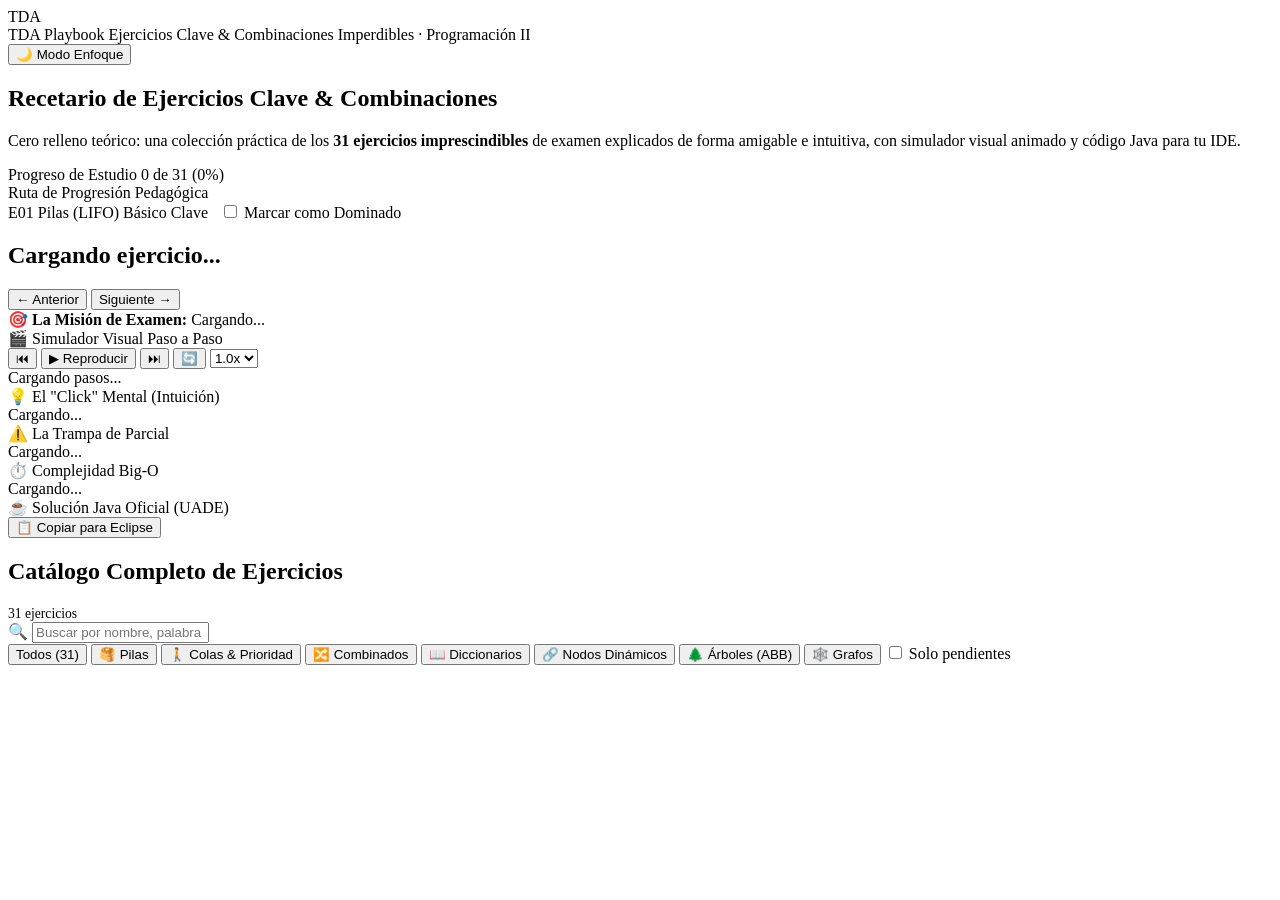
<file: src/template.html>
<!DOCTYPE html>
<html lang="es" data-theme="light">
<head>
  <meta charset="UTF-8">
  <meta name="viewport" content="width=device-width, initial-scale=1.0">
  <title>TDA Playbook · Ejercicios Clave &amp; Combinaciones Imperdibles | Programación II</title>
  <!-- INJECT_CSS -->
</head>
<body>

  <!-- Header Superior -->
  <header class="header-bar">
    <div class="brand-wrap">
      <div class="brand-badge">TDA</div>
      <div>
        <span class="brand-title">TDA Playbook</span>
        <span class="brand-sub">Ejercicios Clave &amp; Combinaciones Imperdibles · Programación II</span>
      </div>
    </div>
    <div class="header-actions">
      <button class="theme-btn" id="themeToggleBtn" aria-label="Cambiar tema">
        <span id="themeToggleIcon">🌙</span>
        <span id="themeToggleText">Modo Enfoque</span>
      </button>
    </div>
  </header>

  <!-- Hero & Progress Tracker -->
  <section class="hero-section">
    <div class="hero-card">
      <div class="hero-header-row">
        <div>
          <h1 class="hero-title">Recetario de Ejercicios Clave &amp; Combinaciones</h1>
          <p class="hero-subtitle">
            Cero relleno teórico: una colección práctica de los <strong>31 ejercicios imprescindibles</strong> de examen explicados de forma amigable e intuitiva, con simulador visual animado y código Java para tu IDE.
          </p>
        </div>
        <div class="progress-widget">
          <div class="progress-header">
            <span>Progreso de Estudio</span>
            <span id="statProgressText">0 de 31 (0%)</span>
          </div>
          <div class="progress-bar-bg">
            <div class="progress-bar-fill" id="statProgressBar"></div>
          </div>
        </div>
      </div>

      <!-- Roadmap Interactivo de 7 Etapas -->
      <div class="roadmap-wrap">
        <div class="roadmap-title">Ruta de Progresión Pedagógica</div>
        <div class="roadmap-grid" id="roadmapList">
          <!-- Generado dinámicamente por app.js -->
        </div>
      </div>
    </div>
  </section>

  <!-- Contenido Principal -->
  <main class="main-layout">

    <!-- ESTACIÓN DE ESTUDIO (EJERCICIO SELECCIONADO) -->
    <section class="study-station" id="studyStation">
      <div class="station-header">
        <div class="station-title-wrap">
          <div class="station-pills-row">
            <span class="station-id-pill" id="exDetailId">E01</span>
            <span class="station-cat-badge" id="exDetailCat">Pilas (LIFO)</span>
            <span class="station-diff-badge" id="exDetailDiff">Básico Clave</span>
            <label class="mastered-check-label" style="margin-left:0.5rem;">
              <input type="checkbox" id="detailMasteredCheck" class="mastered-checkbox">
              <span class="mastered-text">Marcar como Dominado</span>
            </label>
          </div>
          <h2 class="station-title" id="exDetailTitle">Cargando ejercicio...</h2>
        </div>

        <div class="station-actions">
          <button class="nav-btn" id="navPrevExBtn" title="Ejercicio anterior">← Anterior</button>
          <button class="nav-btn" id="navNextExBtn" title="Siguiente ejercicio">Siguiente →</button>
        </div>
      </div>

      <!-- Misión / Enunciado -->
      <div class="mision-banner">
        <strong>🎯 La Misión de Examen:</strong>
        <span id="exDetailMision">Cargando...</span>
      </div>

      <!-- SIMULADOR VISUAL ANIMADO -->
      <div class="sim-panel" id="simPanel">
        <div class="sim-panel-header">
          <div class="sim-title">
            <span>🎬</span> Simulador Visual Paso a Paso
          </div>
          <div class="sim-controls">
            <button class="sim-btn" id="simPrevBtn" title="Paso anterior">⏮</button>
            <button class="sim-btn sim-btn-play" id="simPlayBtn"><span>▶</span> Reproducir</button>
            <button class="sim-btn" id="simNextBtn" title="Paso siguiente">⏭</button>
            <button class="sim-btn" id="simResetBtn" title="Reiniciar">🔄</button>
            <select class="speed-select" id="simSpeedSelect" title="Velocidad de reproducción">
              <option value="2500">0.5x</option>
              <option value="1600" selected>1.0x</option>
              <option value="900">1.8x</option>
            </select>
          </div>
        </div>

        <div class="sim-step-msg" id="simStepMessage">
          Cargando pasos...
        </div>

        <div class="sim-canvas" id="simVisualCanvas">
          <!-- Estructuras renderizadas dinámicamente -->
        </div>
      </div>

      <!-- TARJETAS DE EXPLICACIÓN (CLICK MENTAL, TRAMPA, BIG-O) -->
      <div class="explanation-cards-grid">
        <div class="explain-card card-mental-click">
          <div class="explain-card-title">💡 El "Click" Mental (Intuición)</div>
          <div id="exDetailMentalClick">Cargando...</div>
        </div>

        <div class="explain-card card-exam-trap">
          <div class="explain-card-title">⚠️ La Trampa de Parcial</div>
          <div id="exDetailExamTrap">Cargando...</div>
        </div>

        <div class="explain-card card-big-o">
          <div class="explain-card-title">⏱️ Complejidad Big-O</div>
          <div id="exDetailBigO">Cargando...</div>
        </div>
      </div>

      <!-- CÓDIGO JAVA (ECLIPSE READY) -->
      <div class="code-station-wrap">
        <div class="code-station-header">
          <div class="code-title">
            <span>☕</span> Solución Java Oficial (UADE)
          </div>
          <button class="btn-copy" id="copyCodeBtn">📋 Copiar para Eclipse</button>
        </div>
        <div class="code-body" id="exDetailCodeBlock">
          <!-- Código con líneas numeradas -->
        </div>
      </div>
    </section>

    <!-- EXPLORADOR & FILTROS DE EJERCICIOS -->
    <section class="explorer-section" id="explorerSection">
      <div class="explorer-header">
        <div>
          <h2 class="explorer-title">Catálogo Completo de Ejercicios</h2>
          <span style="font-size:0.85rem;color:var(--text-secondary);" id="matchingCountBadge">31 ejercicios</span>
        </div>

        <div class="search-input-wrap">
          <span class="search-icon">🔍</span>
          <input type="text"
                 id="searchInput"
                 class="search-input"
                 placeholder="Buscar por nombre, palabra clave o concepto...">
        </div>
      </div>

      <!-- Filtros por categoría y estado -->
      <div class="filters-row">
        <button class="filter-chip active" data-cat="all">Todos (31)</button>
        <button class="filter-chip" data-cat="pilas">🥞 Pilas</button>
        <button class="filter-chip" data-cat="colas">🚶 Colas &amp; Prioridad</button>
        <button class="filter-chip" data-cat="combinados">🔀 Combinados</button>
        <button class="filter-chip" data-cat="diccionarios">📖 Diccionarios</button>
        <button class="filter-chip" data-cat="nodos">🔗 Nodos Dinámicos</button>
        <button class="filter-chip" data-cat="arboles">🌲 Árboles (ABB)</button>
        <button class="filter-chip" data-cat="grafos">🕸️ Grafos</button>

        <label class="pending-toggle-label">
          <input type="checkbox" id="filterPendingCheck" class="mastered-checkbox">
          <span>Solo pendientes</span>
        </label>
      </div>

      <!-- Cuadrícula de tarjetas -->
      <div class="exercises-grid" id="exercisesGrid">
        <!-- Generado dinámicamente -->
      </div>
    </section>

  </main>

  <!-- INJECT_JS -->
</body>
</html>
</file>
